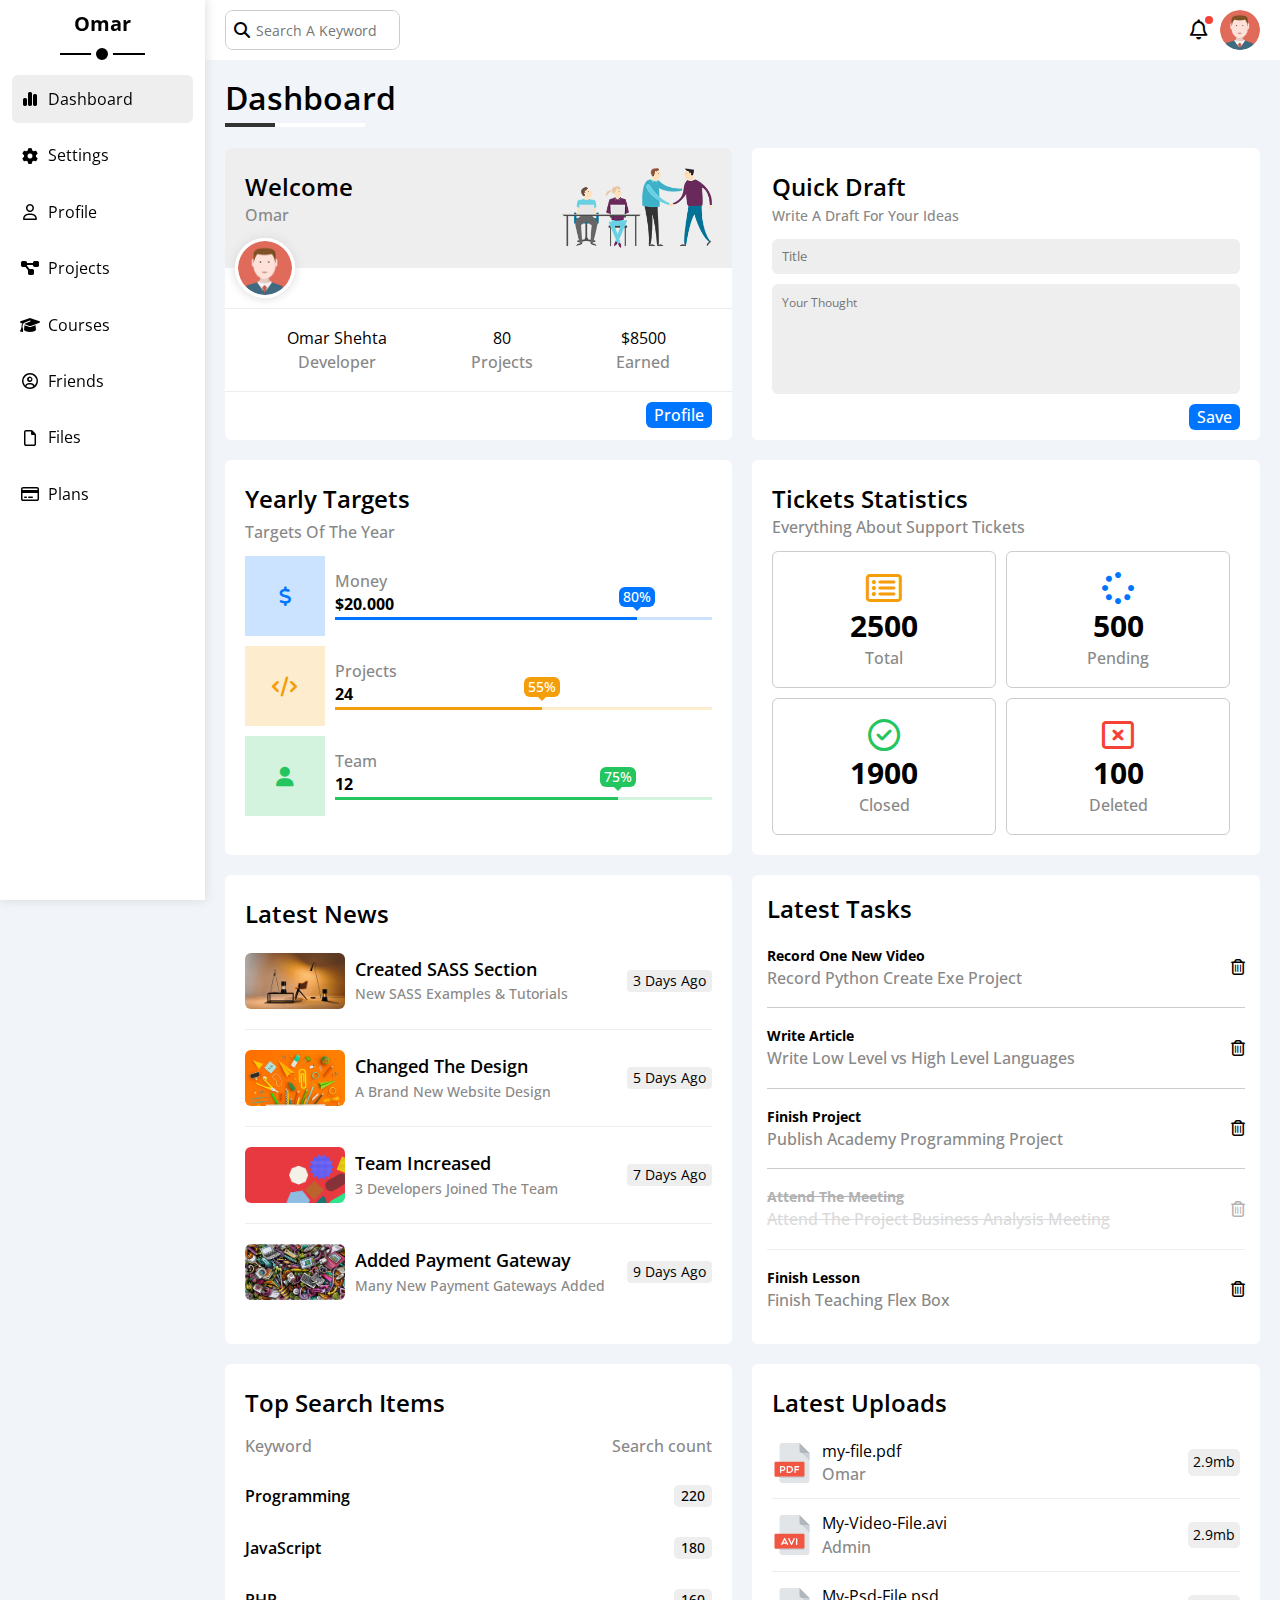
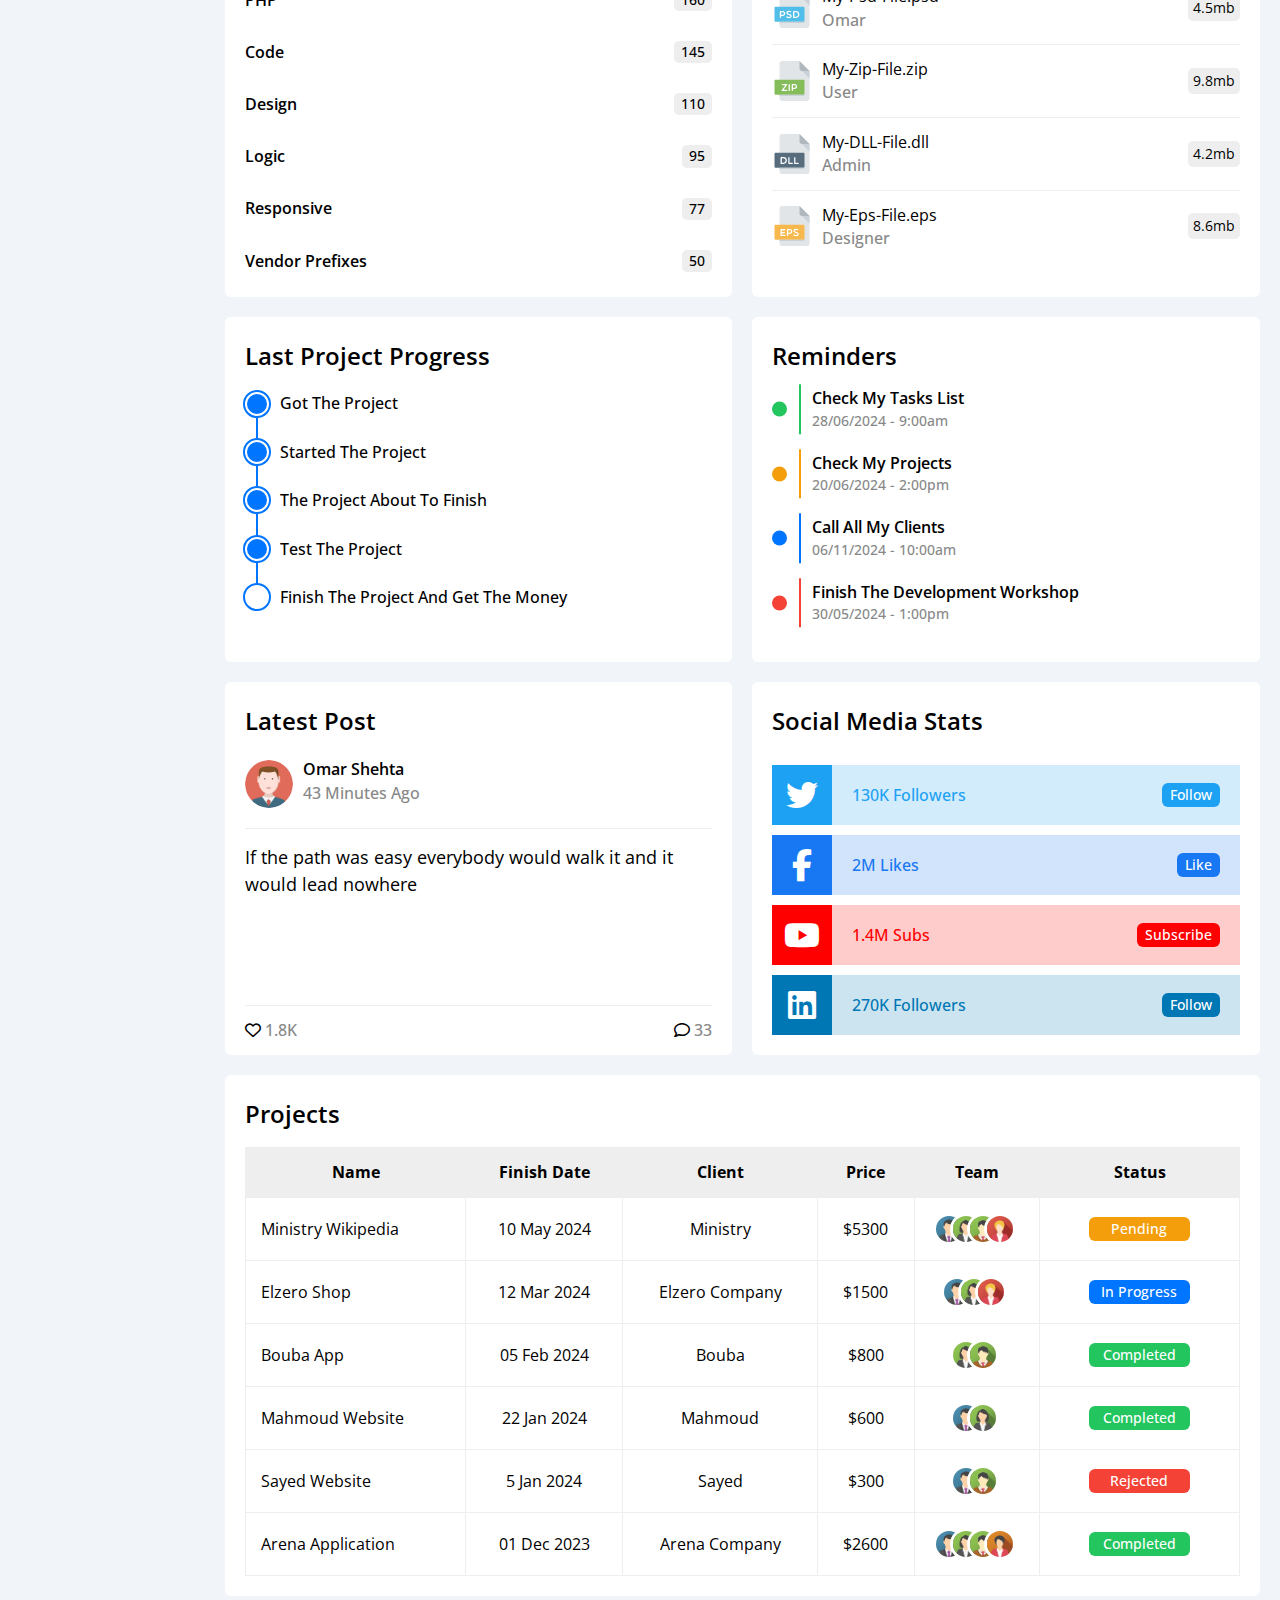
<file: index.html>
<!doctype html>
<html lang="en">
  <head>
    <meta charset="utf-8">
    <meta name="viewport" content="width=device-width, initial-scale=1.0">
    <title>Dashboard Website</title>
    <!-- Font Awesome Library -->
    <link rel="stylesheet" href="css/all.min.css">
    <!-- Main CSS Files -->
    <link rel="stylesheet" href="css/style.css">
    <link rel="stylesheet" href="css/style-mobile.css">
    <!-- Framework -->
    <link rel="stylesheet" href="css/my-new-framework.css">
    <!-- Render All Elements Normally -->
    <link rel="stylesheet" href="css/normalize.css">
    <!-- Google Fonts -->
    <link rel="preconnect" href="https://fonts.googleapis.com">
    <link rel="preconnect" href="https://fonts.gstatic.com" crossorigin>
    <link href="https://fonts.googleapis.com/css2?family=Open+Sans:ital,wght@0,300..800;1,300..800&display=swap" rel="stylesheet">
  </head>
  <body>
    <div class="page">

      <!-- Sidebar Start -->
      
      <div class="sidebar p-12 sm:p-5 md:p-8 bg-white ps-f top-0 left-0 ds-flex flex-column center-y-flex">
        <p class="fw-b sm:fa-14 sm:mt-5 sm:mb-10 ps-rel fa-20 mb-20">Omar</p>
        <ul class="links center-y-flex mt-20 sm:fa-16 sm:mt-10 md:fa-14 w-full d-flex gap-8 flex-column pl-0 ls-none">
          <li>
            <a href="index.html" class="active">
              <i class="fa-solid fa-chart-simple fa-fw"></i>
              <span>Dashboard</span>
            </a>
          </li>
          <li>
            <a href="pages/settings.html">
              <i class="fa-solid fa-gear fa-fw"></i>
              <span>Settings</span>
            </a>
          </li>
          <li>
            <a href="pages/profile.html">
              <i class="fa-regular fa-user fa-fw"></i>
              <span>Profile</span>
            </a>
          </li>
          <li>
            <a href="pages/projects.html">
              <i class="fa-solid fa-diagram-project fa-fw"></i>
              <span>Projects</span>
            </a>
          </li>
          <li>
            <a href="pages/courses.html">
              <i class="fa-solid fa-graduation-cap fa-fw"></i>
              <span>Courses</span>
            </a>
          </li>
          <li>
            <a href="pages/friends.html">
              <i class="fa-regular fa-circle-user fa-fw"></i>
              <span>Friends</span>
            </a>
          </li>
          <li>
            <a href="pages/files.html">
              <i class="fa-regular fa-file fa-fw"></i>
              <span>Files</span>
            </a>
          </li>
          <li>
            <a href="pages/plans.html">
              <i class="fa-regular fa-credit-card fa-fw"></i>
              <span>Plans</span>
            </a>
          </li>
        </ul>
      </div>

      <!-- Sidebar End -->
    
      <!-- Content Start -->

      <div class="content ml-auto">
        <!-- Header Start -->

        <header class="bg-white gap-10 w-full d-flex space-between center-y-flex">
          <div class="search ps-rel d-flex center-y-flex rad-8 sm:rad-6 p-5 pl-20">
            <input type="text" placeholder="Search A Keyword" class="outl-none w-full sm:fa-12 fa-14 ml-10">
          </div>
          <div class="avatar-profile ds-flex gap-12 center-y-flex">
            <div class="icon ps-rel">
              <i class="fa-regular fa-bell fa-lg"></i>
            </div>
            <img src="images/avatar.png" alt="avatar-img">
          </div>
        </header>

        <!-- Header End -->
      
        <!-- Dashboard Start -->

        <div class="dashboard m-20">
          <h1>Dashboard</h1>
          <div class="wrapper d-grid gap-20">

            <!-- Welcome Start -->
            
            <div class="welcome p-0">
              <div class="intro d-flex ps-rel">
                <div>
                  <h2>Welcome</h2>
                  <span>Omar</span>
                </div>
                <img src="images/welcome.png" alt="welcome-img">
                <img src="images/avatar.png" alt="avatar-img">
              </div>
              <div class="bg-white d-flex body p-20 sm:flex-column sm:gap-20 w-full md:fa-14">
                <div>
                  <p>Omar Shehta</p>
                  <span>Developer</span>
                </div>
                <div>
                  <p>80</p>
                  <span>Projects</span>
                </div>
                <div>
                  <p>$8500</p>
                  <span>Earned</span>
                </div>
              </div>
              <a href="pages/profile.html" class="button-shape mr-20 ml-auto bg-blue">Profile</a>
            </div>

            <!-- Welcome End -->

            <!-- Quick Draft Start -->

            <div class="quick-draft pb-0">
              <h2>Quick Draft</h2>
              <span class="fa-14 mb-10">Write A Draft For Your Ideas</span>
              <form class="d-flex flex-column gap-10 mt-5">
                <input type="text" name="title" placeholder="Title">
                <textarea name="thought"placeholder="Your Thought" class="fa-12"></textarea>
                <input type="submit" class="button-shape bg-blue ml-auto" value="Save">
              </form>
            </div>

            <!-- Quick Draft End -->

            <!-- Yearly Targets Start -->

            <div class="yearly-targets">
              <h2>Yearly Targets</h2>
              <span class="mt-5 mb-5">Targets Of The Year</span>
              <div class="targets mt-10 d-flex flex-column gap-10">
                <div class="target money">
                  <i class="fa-solid fa-dollar-sign fa-lg c-blue fa-fw"></i>
                  <div class="target-bar">
                    <span>Money</span>
                    <p>$20.000</p>
                    <div class="bar">
                      <span>80%</span>
                    </div>
                  </div>
                </div>
                <div class="targetss projectsss">
                  <i class="fa-solid fa-code fa-lg c-orange fa-fw"></i>
                  <div class="target-bar d-flex flex-column">
                    <span>Projects</span>
                    <p>24</p>
                    <div class="bar">
                      <span>55%</span>
                    </div>
                  </div>
                </div>
                <div class="target team">
                  <i class="fa-solid fa-user fa-lg c-green fa-fw"></i>
                  <div class="target-bar">
                    <span>Team</span>
                    <p>12</p>
                    <div class="bar">
                      <span>75%</span>
                    </div>
                  </div>
                </div>
              </div>
            </div>

            <!-- Yearly Targets End -->

            <!-- Tickets Statistics Start -->

            <div class="tickets-statistics sm:p-12">
              <h2>Tickets Statistics</h2>
              <span class="sm:fa-12">Everything About Support Tickets</span>
              <div class="stats mt-15">
                <div class="stat">
                  <i class="fa-regular fa-rectangle-list fa-2x c-orange fa-fw"></i>
                  <p>2500</p>
                  <span>Total</span>
                </div>
                <div class="stat">
                  <i class="fa-solid fa-spinner fa-2x c-blue fa-fw"></i>
                  <p>500</p>
                  <span>Pending</span>
                </div>
                <div class="stat">
                  <i class="fa-regular fa-circle-check fa-2x c-green fa-fw"></i>
                  <p>1900</p>
                  <span>Closed</span>
                </div>
                <div class="stat">
                  <i class="fa-regular fa-rectangle-xmark fa-2x c-red fa-fw"></i>
                  <p>100</p>
                  <span>Deleted</span>
                </div>
              </div>
            </div>

            <!-- Tickets Statistics End -->

            <!-- Latest News Start -->

            <div class="latest-news">
              <h2>Latest News</h2>
              <div class="news">
                <div class="new">
                  <img src="images/news-01.png" alt="news-img">
                  <div class="text">
                    <p>Created SASS Section</p>
                    <span>New SASS Examples & Tutorials</span>
                  </div>
                  <p class="time">3 Days Ago</p>
                </div>
                <div class="new">
                  <img src="images/news-02.png" alt="news-img">
                  <div class="text">
                    <p>Changed The Design</p>
                    <span>A Brand New Website Design</span>
                  </div>
                  <p class="time">5 Days Ago</p>
                </div>
                <div class="new">
                  <img src="images/news-03.png" alt="news-img">
                  <div class="text">
                    <p>Team Increased</p>
                    <span>3 Developers Joined The Team</span>
                  </div>
                  <p class="time">7 Days Ago</p>
                </div>
                <div class="new">
                  <img src="images/news-04.png" alt="news-img">
                  <div class="text">
                    <p>Added Payment Gateway</p>
                    <span>Many New Payment Gateways Added</span>
                  </div>
                  <p class="time">9 Days Ago</p>
                </div>
              </div>
            </div>

            <!-- Latest News End -->

            <!-- Latest Tasks Start -->

            <div class="latest-tasks p-15 sm:p-12">
              <h2>Latest Tasks</h2>
              <div class="tasks">
                <div class="task">
                  <div class="text">
                    <p>Record One New Video</p>
                    <span>Record Python Create Exe Project</span>
                  </div>
                  <i class="fa-regular fa-trash-can delete"></i>
                </div>
                <div class="task">
                  <div class="text">
                    <p>Write Article</p>
                    <span>Write Low Level vs High Level Languages</span>
                  </div>
                  <i class="fa-regular fa-trash-can delete"></i>
                </div>
                <div class="task">
                  <div class="text">
                    <p>Finish Project</p>
                    <span>Publish Academy Programming Project</span>
                  </div>
                  <i class="fa-regular fa-trash-can delete"></i>
                </div>
                <div class="task del">
                  <div class="text">
                    <p>Attend The Meeting</p>
                    <span>Attend The Project Business Analysis Meeting</span>
                  </div>
                  <i class="fa-regular fa-trash-can delete"></i>
                </div>
                <div class="task">
                  <div class="text">
                    <p>Finish Lesson</p>
                    <span>Finish Teaching Flex Box</span>
                  </div>
                  <i class="fa-regular fa-trash-can delete"></i>
                </div>
              </div>
            </div>

            <!-- Latest Tasks End -->

            <!-- Top Search Items Start -->

            <div class="top-search-items sm:p-12">
              <h2>Top Search Items</h2>
              <div class="keywords d-flex flex-column gap-20 sm:gap-10 mt-15">
                <div class="keyword">
                  <span>Keyword</span>
                  <span>Search count</span>
                </div>
                <div class="keyword">
                  <p>Programming</p>
                  <span>220</span>
                </div>
                <div class="keyword">
                  <p>JavaScript</p>
                  <span>180</span>
                </div>
                <div class="keyword">
                  <p>PHP</p>
                  <span>160</span>
                </div>
                <div class="keyword">
                  <p>Code</p>
                  <span>145</span>
                </div>
                <div class="keyword">
                  <p>Design</p>
                  <span>110</span>
                </div>
                <div class="keyword">
                  <p>Logic</p>
                  <span>95</span>
                </div>
                <div class="keyword">
                  <p>Responsive</p>
                  <span>77</span>
                </div>
                <div class="keyword">
                  <p>Vendor Prefixes</p>
                  <span>50</span>
                </div>
              </div>
            </div>

            <!-- Top Search Items End -->

            <!-- Latest Uploads Start -->

            <div class="latest-uploads sm:p-12">
              <h2>Latest Uploads</h2>
              <div class="uploads mt-10">
                <div class="upload">
                  <img src="images/pdf.svg" alt="file-type-img">
                  <div class="text">
                    <p>my-file.pdf</p>
                    <span>Omar</span>
                  </div>
                  <p class="size">2.9mb</p>
                </div>
                <div class="upload">
                  <img src="images/avi.svg" alt="file-type-img">
                  <div class="text">
                    <p>My-Video-File.avi</p>
                    <span>Admin</span>
                  </div>
                  <p class="size">2.9mb</p>
                </div>
                <div class="upload">
                  <img src="images/psd.svg" alt="file-type-img">
                  <div class="text">
                    <p>My-Psd-File.psd</p>
                    <span>Omar</span>
                  </div>
                  <p class="size">4.5mb</p>
                </div>
                <div class="upload">
                  <img src="images/zip.svg" alt="file-type-img">
                  <div class="text">
                    <p>My-Zip-File.zip</p>
                    <span>User</span>
                  </div>
                  <p class="size">9.8mb</p>
                </div>
                <div class="upload">
                  <img src="images/dll.svg" alt="file-type-img">
                  <div class="text">
                    <p>My-DLL-File.dll</p>
                    <span>Admin</span>
                  </div>
                  <p class="size">4.2mb</p>
                </div>
                <div class="upload">
                  <img src="images/eps.svg" alt="file-type-img">
                  <div class="text">
                    <p>My-Eps-File.eps</p>
                    <span>Designer</span>
                  </div>
                  <p class="size">8.6mb</p>
                </div>
              </div>
            </div>

            <!-- Latest Uploads End -->

            <!-- Last Project Progress Start -->

            <div class="last-project-progress sm:p-12">
              <h2>Last Project Progress</h2>
              <div class="progresses mt-10">
                <p class="progress">Got The Project</p>
                <p class="progress">Started The Project</p>
                <p class="progress">The Project About To Finish</p>
                <p class="progress">Test The Project</p>
                <p class="progress">Finish The Project And Get The Money</p>
              </div>
            </div>

            <!-- Last Project Progress End -->

            <!-- Reminders Start -->

            <div class="reminders sm:p-12">
              <h2 class="sm:fa-22">Reminders</h2>
              <div class="reminder">
                <p>Check My Tasks List</p>
                <span>28/06/2024 - 9:00am</span>
              </div>
              <div class="reminder">
                <p>Check My Projects</p>
                <span>20/06/2024 - 2:00pm</span>
              </div>
              <div class="reminder">
                <p>Call All My Clients</p>
                <span>06/11/2024 - 10:00am</span>
              </div>
              <div class="reminder">
                <p>Finish The Development Workshop</p>
                <span>30/05/2024 - 1:00pm</span>
              </div>
            </div>

            <!-- Reminders End -->

            <!-- Latest Post Start -->

            <div class="latest-post ps-rel pb-5 sm:p-12 sm:pb-3">
              <h2>Latest Post</h2>
              <div class="person d-flex gap-10 pt-20 pb-20">
                <img src="images/avatar.png" alt="avatar-img">
                <div class="text">
                  <p class="name fw-6">Omar Shehta</p>
                  <span class="time mt-6">43 Minutes Ago</span>
                </div>
              </div>
              <p class="post fa-18 sm:fa-12 sm:fw-5 fw-4 pt-15 pb-15">If the path was easy everybody would walk it and it would lead nowhere</p>
              <div class="likes-comments ps-abs d-flex space-between center-y-flex pb-10">
                <div class="likes ps-rel center-y-abs">
                  <i class="fa-regular fa-heart"></i>
                  <i class="fa-solid c-red fa-heart"></i>
                  <span>1.8K</span>
                  <input type="checkbox">
                </div>
                <div class="comments pt-10 ps-abs">
                  <i class="fa-regular fa-comment"></i>
                  <span>33</span>
                </div>
              </div>
            </div>

            <!-- Latest Post End -->

            <!-- Social Media Stats Start -->

            <div class="social-media-stats sm:p-12">
              <h2>Social Media Stats</h2>
              <div class="stats pt-10 d-flex flex-column gap-10 mt-20">
                <div class="stat twitter">
                  <i class="fa-brands fa-twitter fa-2x c-white h-full"></i>
                  <p>130K Followers</p>
                  <a href="https://twitter.com/Osama_Elzero" class="button-shape">Follow</a>
                </div>
                <div class="stat facebook">
                  <i class="fa-brands fa-facebook-f fa-2x c-white h-full"></i>
                  <p>2M Likes</p>
                  <a href="#" class="button-shape">Like</a>
                </div>
                <div class="stat youtube">
                  <i class="fa-brands fa-youtube fa-2x c-white h-full"></i>
                  <p>1.4M Subs</p>
                  <a href="https://www.youtube.com/@ElzeroWebSchool" class="button-shape">Subscribe</a>
                </div>
                <div class="stat linkedin">
                  <i class="fa-brands fa-linkedin fa-2x c-white h-full"></i>
                  <p>270K Followers</p>
                  <a href="https://eg.linkedin.com/in/osamaelzero" class="button-shape">Follow</a>
                </div>
              </div>
            </div>

            <!-- Social Media Stats End -->

            <!-- Projects Start -->

            <div class="projects sm:p-12">
              <h2>Projects</h2>
              <div class="table mt-20">
                <table>
                  <thead>
                    <tr>
                      <th>Name</th>
                      <th>Finish Date</th>
                      <th>Client</th>
                      <th>Price</th>
                      <th>Team</th>
                      <th>Status</th>
                    </tr>
                  </thead>
                  <tbody>
                    <tr>
                      <td>Ministry Wikipedia</td>
                      <td>10 May 2024</td>
                      <td>Ministry</td>
                      <td>$5300</td>
                      <td>
                        <div class="images">
                          <img src="images/team-01.png" alt="team-img">
                          <img src="images/team-02.png" alt="team-img">
                          <img src="images/team-03.png" alt="team-img">
                          <img src="images/team-05.png" alt="team-img">
                        </div>
                      </td>
                      <td>
                        <span class="pending">Pending</span>
                      </td>
                    </tr>
                    <tr>
                      <td>Elzero Shop</td>
                      <td>12 Mar 2024</td>
                      <td>Elzero Company</td>
                      <td>$1500</td>
                      <td>
                        <div class="images">
                          <img src="images/team-01.png" alt="team-img">
                          <img src="images/team-02.png" alt="team-img">
                          <img src="images/team-05.png" alt="team-img">
                        </div>
                      </td>
                      <td>
                        <span class="in-progress">In Progress</span>
                      </td>
                    </tr>
                    <tr>
                      <td>Bouba App</td>
                      <td>05 Feb 2024</td>
                      <td>Bouba</td>
                      <td>$800</td>
                      <td>
                        <div class="images">
                          <img src="images/team-02.png" alt="team-img">
                          <img src="images/team-03.png" alt="team-img">
                        </div>
                      </td>
                      <td>
                        <span class="completed">Completed</span>
                      </td>
                    </tr>
                    <tr>
                      <td>Mahmoud Website</td>
                      <td>22 Jan 2024</td>
                      <td>Mahmoud</td>
                      <td>$600</td>
                      <td>
                        <div class="images">
                          <img src="images/team-01.png" alt="team-img">
                          <img src="images/team-02.png" alt="team-img">
                        </div>
                      </td>
                      <td>
                        <span class="completed">Completed</span>
                      </td>
                    </tr>
                    <tr>
                      <td>Sayed Website</td>
                      <td>5 Jan 2024</td>
                      <td>Sayed</td>
                      <td>$300</td>
                      <td>
                        <div class="images">
                          <img src="images/team-01.png" alt="team-img">
                          <img src="images/team-03.png" alt="team-img">
                        </div>
                      </td>
                      <td>
                        <span class="rejected">Rejected</span>
                      </td>
                    </tr>
                    <tr>
                      <td>Arena Application</td>
                      <td>01 Dec 2023</td>
                      <td>Arena Company</td>
                      <td>$2600</td>
                      <td>
                        <div class="images">
                          <img src="images/team-01.png" alt="team-img">
                          <img src="images/team-02.png" alt="team-img">
                          <img src="images/team-03.png" alt="team-img">
                          <img src="images/team-04.png" alt="team-img">
                        </div>
                      </td>
                      <td>
                        <span class="completed">Completed</span>
                      </td>
                    </tr>
                  </tbody>
                </table>
              </div>
            </div>

            <!-- Projects End -->

          </div>
        </div>

        <!-- Dashboard End -->

      </div>

      <!-- Content End -->

    </div>
  </body>
</html>
</file>
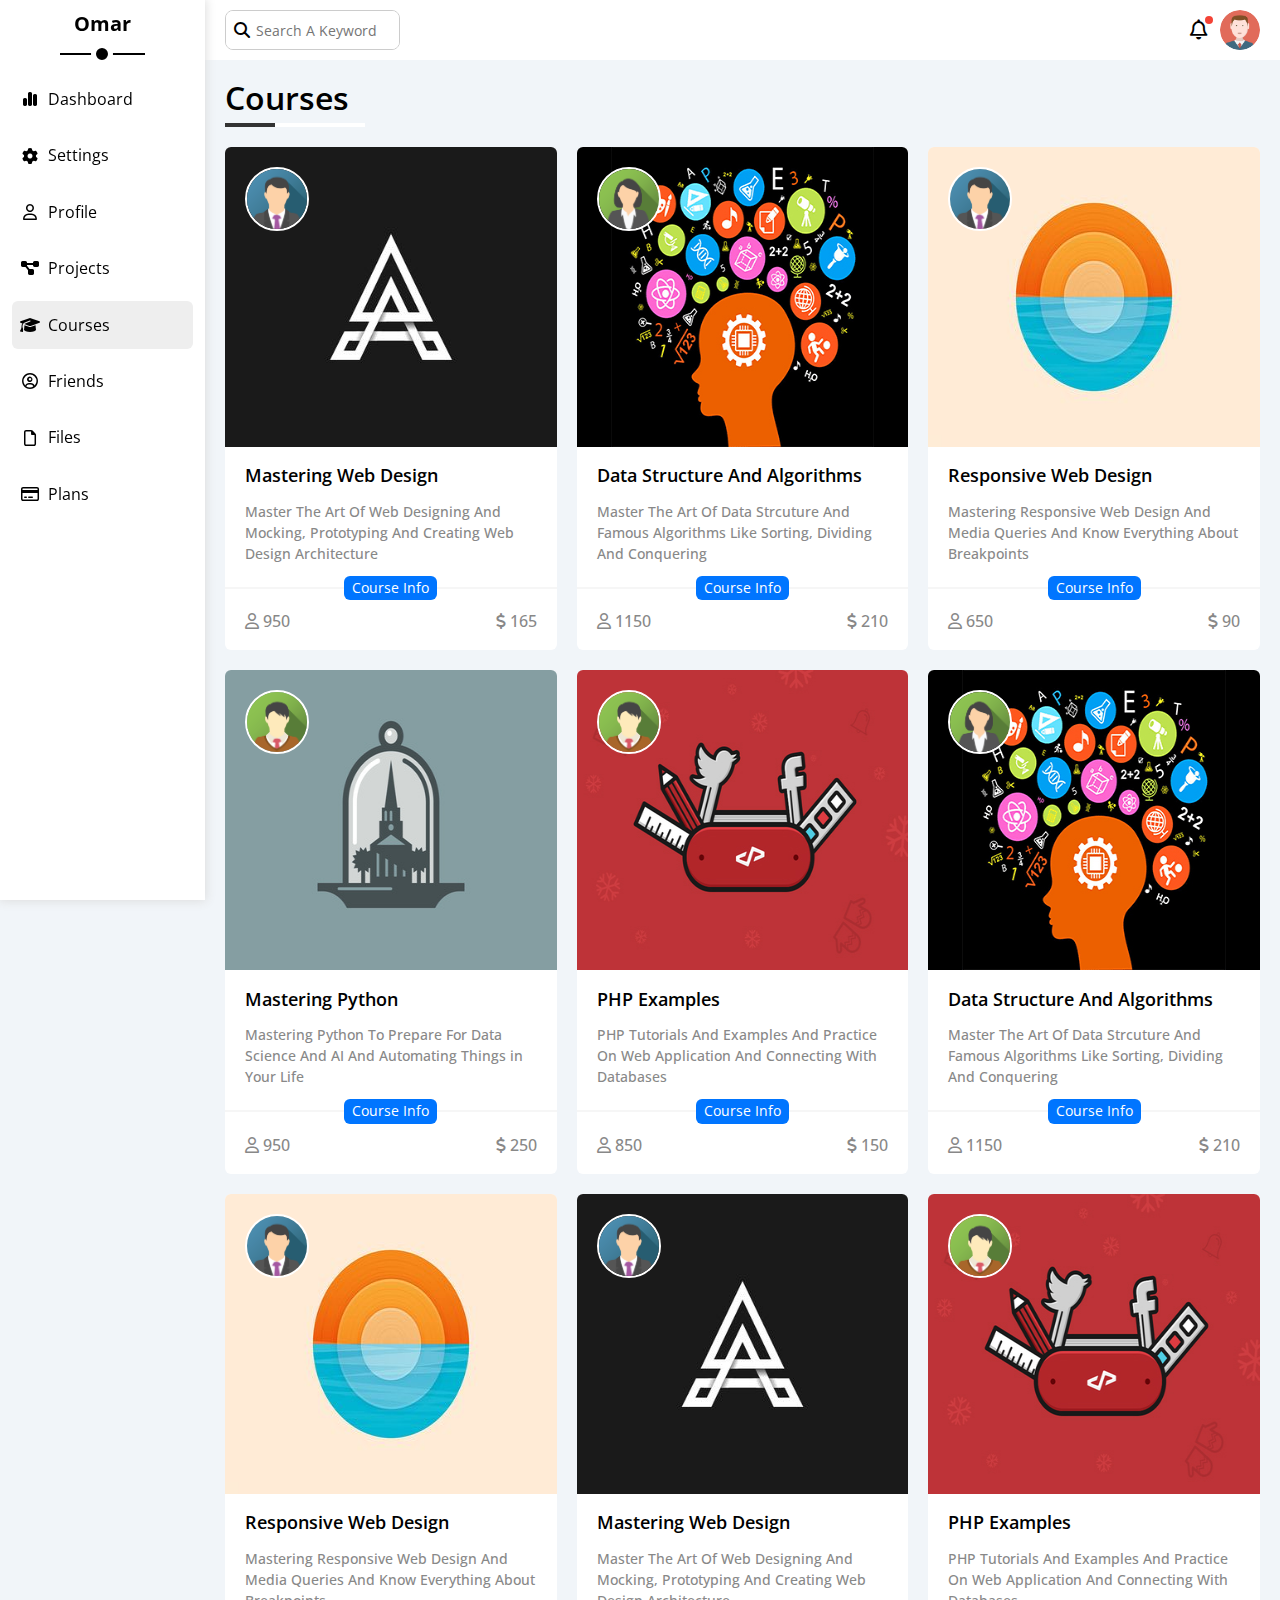
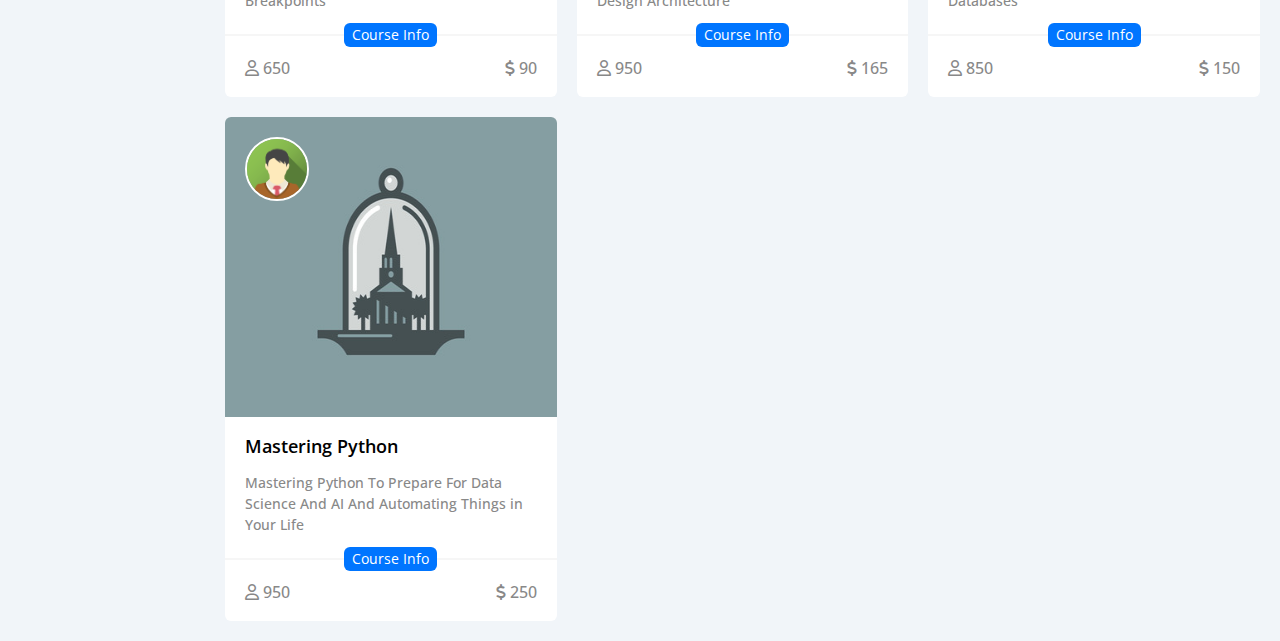
<file: pages/courses.html>
<!doctype html>
<html lang="en">
  <head>
    <meta charset="utf-8">
    <meta name="viewport" content="width=device-width, initial-scale=1.0">
    <title>Courses</title>
    <!-- Font Awesome Library -->
    <link rel="stylesheet" href="../css/all.min.css">
    <!-- Main CSS Files -->
    <link rel="stylesheet" href="../css/style.css">
    <link rel="stylesheet" href="../css/style-mobile.css">
    <!-- Framework -->
    <link rel="stylesheet" href="../css/my-new-framework.css">
    <!-- Render All Elements Normally -->
    <link rel="stylesheet" href="../css/normalize.css">
    <!-- Google Fonts -->
    <link rel="preconnect" href="https://fonts.googleapis.com">
    <link rel="preconnect" href="https://fonts.gstatic.com" crossorigin>
    <link href="https://fonts.googleapis.com/css2?family=Open+Sans:ital,wght@0,300..800;1,300..800&display=swap" rel="stylesheet">
  </head>
  <body>
    <div class="page">

      <!-- Sidebar Start -->
      
      <div class="sidebar p-12 sm:p-5 md:p-8 bg-white ps-f top-0 left-0 ds-flex flex-column center-y-flex">
        <p class="fw-b sm:fa-14 sm:mt-5 sm:mb-10 ps-rel fa-20 mb-20">Omar</p>
        <ul class="links center-y-flex mt-20 sm:fa-16 sm:mt-10 md:fa-14 w-full d-flex gap-8 flex-column pl-0 ls-none">
          <li>
            <a href="../index.html">
              <i class="fa-solid fa-chart-simple fa-fw"></i>
              <span>Dashboard</span>
            </a>
          </li>
          <li>
            <a href="settings.html">
              <i class="fa-solid fa-gear fa-fw"></i>
              <span>Settings</span>
            </a>
          </li>
          <li>
            <a href="profile.html">
              <i class="fa-regular fa-user fa-fw"></i>
              <span>Profile</span>
            </a>
          </li>
          <li>
            <a href="projects.html">
              <i class="fa-solid fa-diagram-project fa-fw"></i>
              <span>Projects</span>
            </a>
          </li>
          <li>
            <a href="courses.html" class="active">
              <i class="fa-solid fa-graduation-cap fa-fw"></i>
              <span>Courses</span>
            </a>
          </li>
          <li>
            <a href="friends.html">
              <i class="fa-regular fa-circle-user fa-fw"></i>
              <span>Friends</span>
            </a>
          </li>
          <li>
            <a href="files.html">
              <i class="fa-regular fa-file fa-fw"></i>
              <span>Files</span>
            </a>
          </li>
          <li>
            <a href="plans.html">
              <i class="fa-regular fa-credit-card fa-fw"></i>
              <span>Plans</span>
            </a>
          </li>
        </ul>
      </div>

      <!-- Sidebar End -->
    
      <!-- Content Start -->

      <div class="content ml-auto">

        <!-- Header Start -->

        <header class="bg-white gap-10 w-full d-flex space-between center-y-flex">
          <div class="search ps-rel d-flex center-y-flex rad-8 sm:rad-6 p-5 pl-20">
            <input type="text" placeholder="Search A Keyword" class="outl-none w-full sm:fa-12 fa-14 ml-10">
          </div>
          <div class="avatar-profile ds-flex gap-12 center-y-flex">
            <div class="icon ps-rel">
              <i class="fa-regular fa-bell fa-lg"></i>
            </div>
            <img src="../images/avatar.png" alt="avatar-img">
          </div>
        </header>

        <!-- Header End -->

        <!-- Courses Page Start -->

        <h1 class="m-20">Courses</h1>
        <div class="wrapper courses d-grid gap-20 ml-20 mr-20">
          <div class="course">
            <img src="../images/team-01.png" alt="team-img" class="person">
            <img src="../images/course-01.jpg" alt="course-img" class="main-img">
            <div class="info">
              <h2>Mastering Web Design</h2>
              <span>Master The Art Of Web Designing And Mocking, Prototyping And Creating Web Design Architecture</span>
              <a href="#" class="info">Course Info</a>
              <div class="price-people">
                <div class="people">
                  <i class="fa-regular fa-user"></i>
                  <span>950</span>
                </div>
                <div class="price">
                  <i class="fa-solid fa-dollar-sign"></i>
                  <span>165</span>
                </div>
              </div>
            </div>
          </div>
          <div class="course">
            <img src="../images/team-02.png" alt="team-img" class="person">
            <img src="../images/course-02.jpg" alt="course-img" class="main-img">
            <div class="info">
              <h2>Data Structure And Algorithms</h2>
              <span>Master The Art Of Data Strcuture And Famous Algorithms Like Sorting, Dividing And Conquering</span>
              <a href="#" class="info">Course Info</a>
              <div class="price-people">
                <div class="people">
                  <i class="fa-regular fa-user"></i>
                  <span>1150</span>
                </div>
                <div class="price">
                  <i class="fa-solid fa-dollar-sign"></i>
                  <span>210</span>
                </div>
              </div>
            </div>
          </div>
          <div class="course">
            <img src="../images/team-01.png" alt="team-img" class="person">
            <img src="../images/course-03.jpg" alt="course-img" class="main-img">
            <div class="info">
              <h2>Responsive Web Design</h2>
              <span>Mastering Responsive Web Design And Media Queries And Know Everything About Breakpoints</span>
              <a href="#" class="info">Course Info</a>
              <div class="price-people">
                <div class="people">
                  <i class="fa-regular fa-user"></i>
                  <span>650</span>
                </div>
                <div class="price">
                  <i class="fa-solid fa-dollar-sign"></i>
                  <span>90</span>
                </div>
              </div>
            </div>
          </div>
          <div class="course">
            <img src="../images/team-03.png" alt="team-img" class="person">
            <img src="../images/course-04.jpg" alt="course-img" class="main-img">
            <div class="info">
              <h2>Mastering Python</h2>
              <span>Mastering Python To Prepare For Data Science And AI And Automating Things in Your Life</span>
              <a href="#" class="info">Course Info</a>
              <div class="price-people">
                <div class="people">
                  <i class="fa-regular fa-user"></i>
                  <span>950</span>
                </div>
                <div class="price">
                  <i class="fa-solid fa-dollar-sign"></i>
                  <span>250</span>
                </div>
              </div>
            </div>
          </div>
          <div class="course">
            <img src="../images/team-03.png" alt="team-img" class="person">
            <img src="../images/course-05.jpg" alt="course-img" class="main-img">
            <div class="info">
              <h2>PHP Examples</h2>
              <span>PHP Tutorials And Examples And Practice On Web Application And Connecting With Databases</span>
              <a href="#" class="info">Course Info</a>
              <div class="price-people">
                <div class="people">
                  <i class="fa-regular fa-user"></i>
                  <span>850</span>
                </div>
                <div class="price">
                  <i class="fa-solid fa-dollar-sign"></i>
                  <span>150</span>
                </div>
              </div>
            </div>
          </div>
          <div class="course">
            <img src="../images/team-02.png" alt="team-img" class="person">
            <img src="../images/course-02.jpg" alt="course-img" class="main-img">
            <div class="info">
              <h2>Data Structure And Algorithms</h2>
              <span>Master The Art Of Data Strcuture And Famous Algorithms Like Sorting, Dividing And Conquering</span>
              <a href="#" class="info">Course Info</a>
              <div class="price-people">
                <div class="people">
                  <i class="fa-regular fa-user"></i>
                  <span>1150</span>
                </div>
                <div class="price">
                  <i class="fa-solid fa-dollar-sign"></i>
                  <span>210</span>
                </div>
              </div>
            </div>
          </div>
          <div class="course">
            <img src="../images/team-01.png" alt="team-img" class="person">
            <img src="../images/course-03.jpg" alt="course-img" class="main-img">
            <div class="info">
              <h2>Responsive Web Design</h2>
              <span>Mastering Responsive Web Design And Media Queries And Know Everything About Breakpoints</span>
              <a href="#" class="info">Course Info</a>
              <div class="price-people">
                <div class="people">
                  <i class="fa-regular fa-user"></i>
                  <span>650</span>
                </div>
                <div class="price">
                  <i class="fa-solid fa-dollar-sign"></i>
                  <span>90</span>
                </div>
              </div>
            </div>
          </div>
          <div class="course">
            <img src="../images/team-01.png" alt="team-img" class="person">
            <img src="../images/course-01.jpg" alt="course-img" class="main-img">
            <div class="info">
              <h2>Mastering Web Design</h2>
              <span>Master The Art Of Web Designing And Mocking, Prototyping And Creating Web Design Architecture</span>
              <a href="#" class="info">Course Info</a>
              <div class="price-people">
                <div class="people">
                  <i class="fa-regular fa-user"></i>
                  <span>950</span>
                </div>
                <div class="price">
                  <i class="fa-solid fa-dollar-sign"></i>
                  <span>165</span>
                </div>
              </div>
            </div>
          </div>
          <div class="course">
            <img src="../images/team-03.png" alt="team-img" class="person">
            <img src="../images/course-05.jpg" alt="course-img" class="main-img">
            <div class="info">
              <h2>PHP Examples</h2>
              <span>PHP Tutorials And Examples And Practice On Web Application And Connecting With Databases</span>
              <a href="#" class="info">Course Info</a>
              <div class="price-people">
                <div class="people">
                  <i class="fa-regular fa-user"></i>
                  <span>850</span>
                </div>
                <div class="price">
                  <i class="fa-solid fa-dollar-sign"></i>
                  <span>150</span>
                </div>
              </div>
            </div>
          </div>
          <div class="course">
            <img src="../images/team-03.png" alt="team-img" class="person">
            <img src="../images/course-04.jpg" alt="course-img" class="main-img">
            <div class="info">
              <h2>Mastering Python</h2>
              <span>Mastering Python To Prepare For Data Science And AI And Automating Things in Your Life</span>
              <a href="#" class="info">Course Info</a>
              <div class="price-people">
                <div class="people">
                  <i class="fa-regular fa-user"></i>
                  <span>950</span>
                </div>
                <div class="price">
                  <i class="fa-solid fa-dollar-sign"></i>
                  <span>250</span>
                </div>
              </div>
            </div>
          </div>
        </div>

        <!-- Courses Page End -->

      </div>

      <!-- Content End -->

    </div>
  </body>
</html>
</file>
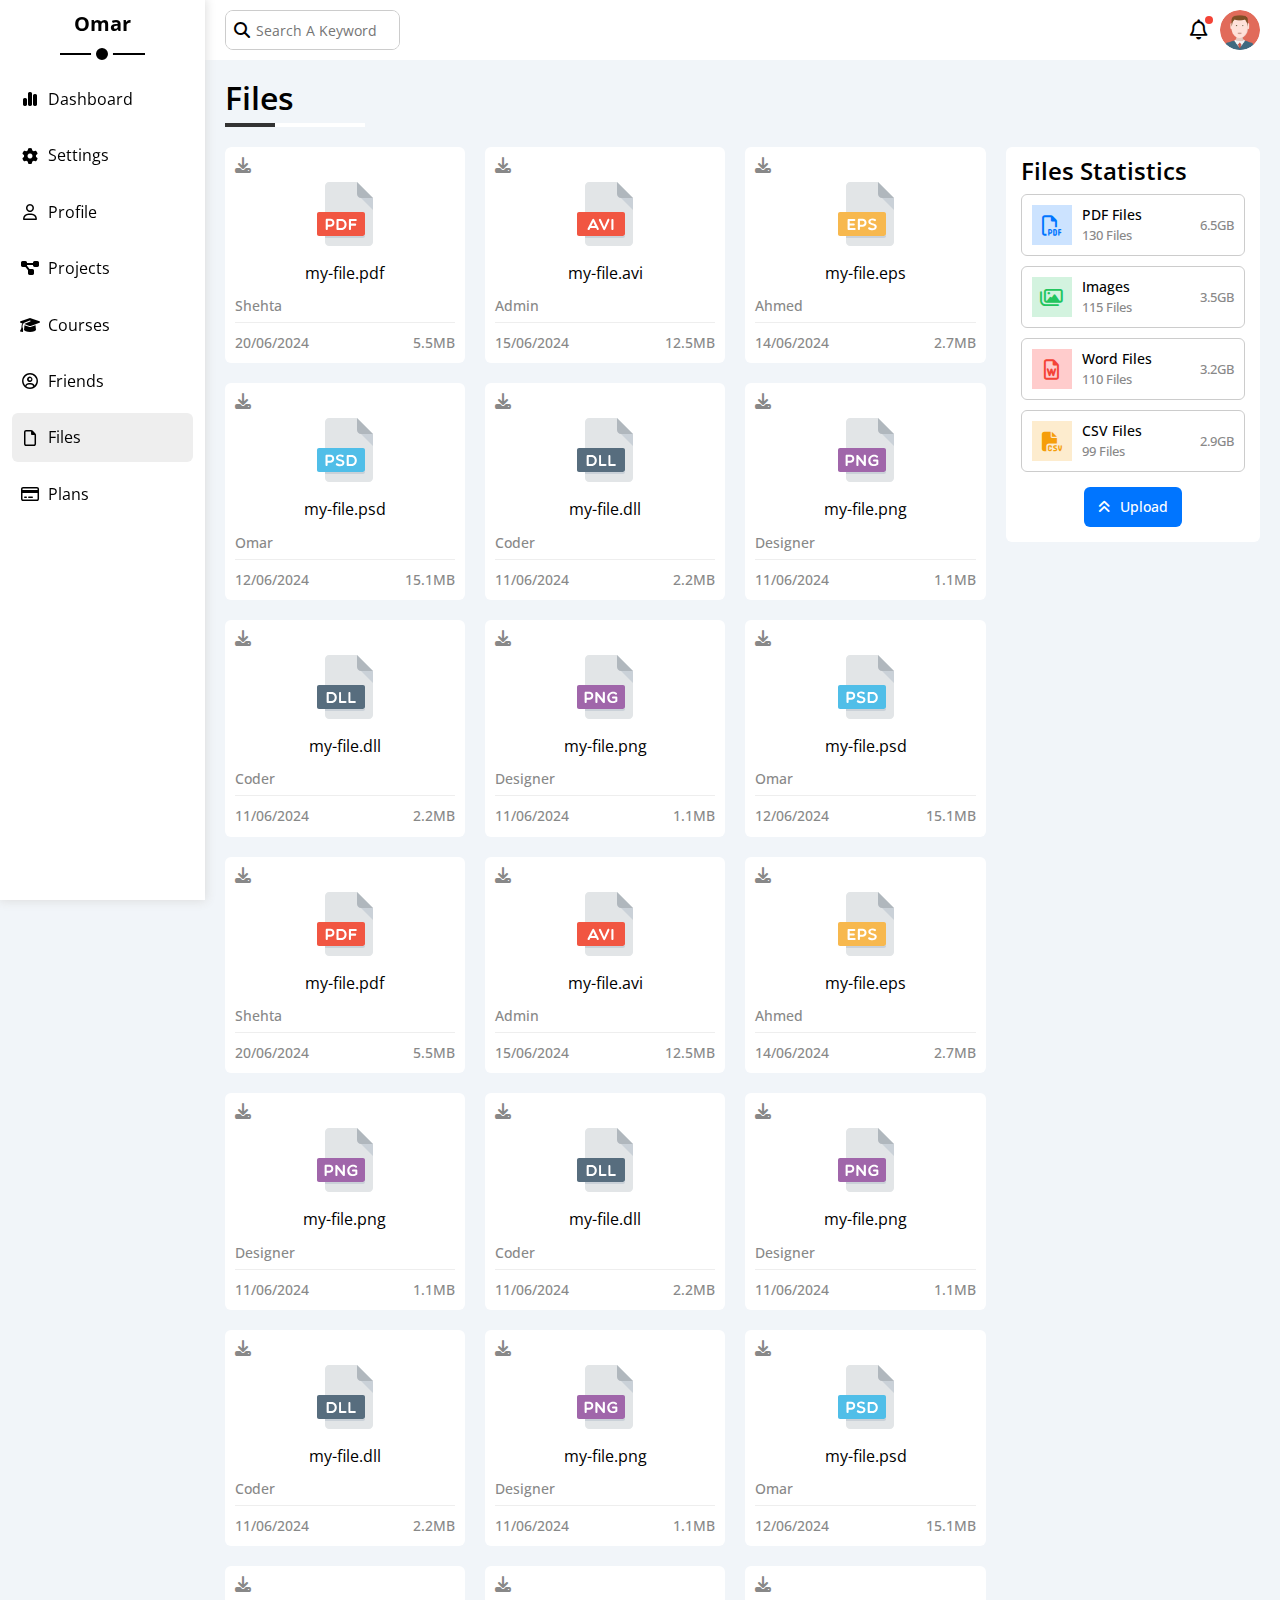
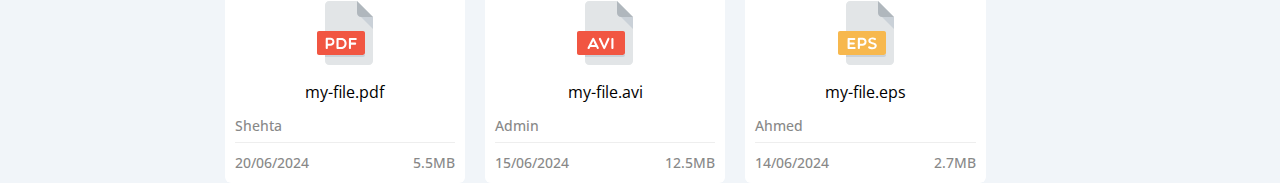
<file: pages/files.html>
<!doctype html>
<html lang="en">
  <head>
    <meta charset="utf-8">
    <meta name="viewport" content="width=device-width, initial-scale=1.0">
    <title>Files</title>
    <!-- Font Awesome Library -->
    <link rel="stylesheet" href="../css/all.min.css">
    <!-- Main CSS Files -->
    <link rel="stylesheet" href="../css/style.css">
    <link rel="stylesheet" href="../css/style-mobile.css">
    <!-- Framework -->
    <link rel="stylesheet" href="../css/my-new-framework.css">
    <!-- Render All Elements Normally -->
    <link rel="stylesheet" href="../css/normalize.css">
    <!-- Google Fonts -->
    <link rel="preconnect" href="https://fonts.googleapis.com">
    <link rel="preconnect" href="https://fonts.gstatic.com" crossorigin>
    <link href="https://fonts.googleapis.com/css2?family=Open+Sans:ital,wght@0,300..800;1,300..800&display=swap" rel="stylesheet">
  </head>
  <body>
    <div class="page">

      <!-- Sidebar Start -->
      
      <div class="sidebar p-12 sm:p-5 md:p-8 bg-white ps-f top-0 left-0 ds-flex flex-column center-y-flex">
        <p class="fw-b sm:fa-14 sm:mt-5 sm:mb-10 ps-rel fa-20 mb-20">Omar</p>
        <ul class="links center-y-flex mt-20 sm:fa-16 sm:mt-10 md:fa-14 w-full d-flex gap-8 flex-column pl-0 ls-none">
          <li>
            <a href="../index.html">
              <i class="fa-solid fa-chart-simple fa-fw"></i>
              <span>Dashboard</span>
            </a>
          </li>
          <li>
            <a href="settings.html">
              <i class="fa-solid fa-gear fa-fw"></i>
              <span>Settings</span>
            </a>
          </li>
          <li>
            <a href="profile.html">
              <i class="fa-regular fa-user fa-fw"></i>
              <span>Profile</span>
            </a>
          </li>
          <li>
            <a href="projects.html">
              <i class="fa-solid fa-diagram-project fa-fw"></i>
              <span>Projects</span>
            </a>
          </li>
          <li>
            <a href="courses.html">
              <i class="fa-solid fa-graduation-cap fa-fw"></i>
              <span>Courses</span>
            </a>
          </li>
          <li>
            <a href="friends.html">
              <i class="fa-regular fa-circle-user fa-fw"></i>
              <span>Friends</span>
            </a>
          </li>
          <li>
            <a href="files.html" class="active">
              <i class="fa-regular fa-file fa-fw"></i>
              <span>Files</span>
            </a>
          </li>
          <li>
            <a href="plans.html">
              <i class="fa-regular fa-credit-card fa-fw"></i>
              <span>Plans</span>
            </a>
          </li>
        </ul>
      </div>

      <!-- Sidebar End -->
    
      <!-- Content Start -->

      <div class="content ml-auto">

        <!-- Header Start -->

        <header class="bg-white gap-10 w-full d-flex space-between center-y-flex">
          <div class="search ps-rel d-flex center-y-flex rad-8 sm:rad-6 p-5 pl-20">
            <input type="text" placeholder="Search A Keyword" class="outl-none w-full sm:fa-12 fa-14 ml-10">
          </div>
          <div class="avatar-profile ds-flex gap-12 center-y-flex">
            <div class="icon ps-rel">
              <i class="fa-regular fa-bell fa-lg"></i>
            </div>
            <img src="../images/avatar.png" alt="avatar-img">
          </div>
        </header>

        <!-- Header End -->

        <!-- Files Page Start -->
        
        <h1 class="m-20">Files</h1>
        <div class="wrapper gap-20 ml-20 mr-20">
          <div class="files">
            <div class="file">
              <i class="fa-solid fa-download c-grey p-absolute"></i>
              <div class="icon-text">
                <img src="../images/pdf.svg" alt="file-img">
                <p>my-file.pdf</p>
              </div>
              <span class="uploader">Shehta</span>
              <div class="info">
                <span class="date">20/06/2024</span>
                <span class="size">5.5MB</span>
              </div>
            </div>
            <div class="file">
              <i class="fa-solid fa-download c-grey p-absolute"></i>
              <div class="icon-text">
                <img src="../images/avi.svg" alt="file-img">
                <p>my-file.avi</p>
              </div>
              <span class="uploader">Admin</span>
              <div class="info">
                <span class="date">15/06/2024</span>
                <span class="size">12.5MB</span>
              </div>
            </div>
            <div class="file">
              <i class="fa-solid fa-download c-grey p-absolute"></i>
              <div class="icon-text">
                <img src="../images/eps.svg" alt="file-img">
                <p>my-file.eps</p>
              </div>
              <span class="uploader">Ahmed</span>
              <div class="info">
                <span class="date">14/06/2024</span>
                <span class="size">2.7MB</span>
              </div>
            </div>
            <div class="file">
              <i class="fa-solid fa-download c-grey p-absolute"></i>
              <div class="icon-text">
                <img src="../images/psd.svg" alt="file-img">
                <p>my-file.psd</p>
              </div>
              <span class="uploader">Omar</span>
              <div class="info">
                <span class="date">12/06/2024</span>
                <span class="size">15.1MB</span>
              </div>
            </div>
            <div class="file">
              <i class="fa-solid fa-download c-grey p-absolute"></i>
              <div class="icon-text">
                <img src="../images/dll.svg" alt="file-img">
                <p>my-file.dll</p>
              </div>
              <span class="uploader">Coder</span>
              <div class="info">
                <span class="date">11/06/2024</span>
                <span class="size">2.2MB</span>
              </div>
            </div>
            <div class="file">
              <i class="fa-solid fa-download c-grey p-absolute"></i>
              <div class="icon-text">
                <img src="../images/png.svg" alt="file-img">
                <p>my-file.png</p>
              </div>
              <span class="uploader">Designer</span>
              <div class="info">
                <span class="date">11/06/2024</span>
                <span class="size">1.1MB</span>
              </div>
            </div>
            <div class="file">
              <i class="fa-solid fa-download c-grey p-absolute"></i>
              <div class="icon-text">
                <img src="../images/dll.svg" alt="file-img">
                <p>my-file.dll</p>
              </div>
              <span class="uploader">Coder</span>
              <div class="info">
                <span class="date">11/06/2024</span>
                <span class="size">2.2MB</span>
              </div>
            </div>
            <div class="file">
              <i class="fa-solid fa-download c-grey p-absolute"></i>
              <div class="icon-text">
                <img src="../images/png.svg" alt="file-img">
                <p>my-file.png</p>
              </div>
              <span class="uploader">Designer</span>
              <div class="info">
                <span class="date">11/06/2024</span>
                <span class="size">1.1MB</span>
              </div>
            </div>
            <div class="file">
              <i class="fa-solid fa-download c-grey p-absolute"></i>
              <div class="icon-text">
                <img src="../images/psd.svg" alt="file-img">
                <p>my-file.psd</p>
              </div>
              <span class="uploader">Omar</span>
              <div class="info">
                <span class="date">12/06/2024</span>
                <span class="size">15.1MB</span>
              </div>
            </div>
            <div class="file">
              <i class="fa-solid fa-download c-grey p-absolute"></i>
              <div class="icon-text">
                <img src="../images/pdf.svg" alt="file-img">
                <p>my-file.pdf</p>
              </div>
              <span class="uploader">Shehta</span>
              <div class="info">
                <span class="date">20/06/2024</span>
                <span class="size">5.5MB</span>
              </div>
            </div>
            <div class="file">
              <i class="fa-solid fa-download c-grey p-absolute"></i>
              <div class="icon-text">
                <img src="../images/avi.svg" alt="file-img">
                <p>my-file.avi</p>
              </div>
              <span class="uploader">Admin</span>
              <div class="info">
                <span class="date">15/06/2024</span>
                <span class="size">12.5MB</span>
              </div>
            </div>
            <div class="file">
              <i class="fa-solid fa-download c-grey p-absolute"></i>
              <div class="icon-text">
                <img src="../images/eps.svg" alt="file-img">
                <p>my-file.eps</p>
              </div>
              <span class="uploader">Ahmed</span>
              <div class="info">
                <span class="date">14/06/2024</span>
                <span class="size">2.7MB</span>
              </div>
            </div>
            <div class="file">
              <i class="fa-solid fa-download c-grey p-absolute"></i>
              <div class="icon-text">
                <img src="../images/png.svg" alt="file-img">
                <p>my-file.png</p>
              </div>
              <span class="uploader">Designer</span>
              <div class="info">
                <span class="date">11/06/2024</span>
                <span class="size">1.1MB</span>
              </div>
            </div>
            <div class="file">
              <i class="fa-solid fa-download c-grey p-absolute"></i>
              <div class="icon-text">
                <img src="../images/dll.svg" alt="file-img">
                <p>my-file.dll</p>
              </div>
              <span class="uploader">Coder</span>
              <div class="info">
                <span class="date">11/06/2024</span>
                <span class="size">2.2MB</span>
              </div>
            </div>
            <div class="file">
              <i class="fa-solid fa-download c-grey p-absolute"></i>
              <div class="icon-text">
                <img src="../images/png.svg" alt="file-img">
                <p>my-file.png</p>
              </div>
              <span class="uploader">Designer</span>
              <div class="info">
                <span class="date">11/06/2024</span>
                <span class="size">1.1MB</span>
              </div>
            </div>
            <div class="file">
              <i class="fa-solid fa-download c-grey p-absolute"></i>
              <div class="icon-text">
                <img src="../images/dll.svg" alt="file-img">
                <p>my-file.dll</p>
              </div>
              <span class="uploader">Coder</span>
              <div class="info">
                <span class="date">11/06/2024</span>
                <span class="size">2.2MB</span>
              </div>
            </div>
            <div class="file">
              <i class="fa-solid fa-download c-grey p-absolute"></i>
              <div class="icon-text">
                <img src="../images/png.svg" alt="file-img">
                <p>my-file.png</p>
              </div>
              <span class="uploader">Designer</span>
              <div class="info">
                <span class="date">11/06/2024</span>
                <span class="size">1.1MB</span>
              </div>
            </div>
            <div class="file">
              <i class="fa-solid fa-download c-grey p-absolute"></i>
              <div class="icon-text">
                <img src="../images/psd.svg" alt="file-img">
                <p>my-file.psd</p>
              </div>
              <span class="uploader">Omar</span>
              <div class="info">
                <span class="date">12/06/2024</span>
                <span class="size">15.1MB</span>
              </div>
            </div>
            <div class="file">
              <i class="fa-solid fa-download c-grey p-absolute"></i>
              <div class="icon-text">
                <img src="../images/pdf.svg" alt="file-img">
                <p>my-file.pdf</p>
              </div>
              <span class="uploader">Shehta</span>
              <div class="info">
                <span class="date">20/06/2024</span>
                <span class="size">5.5MB</span>
              </div>
            </div>
            <div class="file">
              <i class="fa-solid fa-download c-grey p-absolute"></i>
              <div class="icon-text">
                <img src="../images/avi.svg" alt="file-img">
                <p>my-file.avi</p>
              </div>
              <span class="uploader">Admin</span>
              <div class="info">
                <span class="date">15/06/2024</span>
                <span class="size">12.5MB</span>
              </div>
            </div>
            <div class="file">
              <i class="fa-solid fa-download c-grey p-absolute"></i>
              <div class="icon-text">
                <img src="../images/eps.svg" alt="file-img">
                <p>my-file.eps</p>
              </div>
              <span class="uploader">Ahmed</span>
              <div class="info">
                <span class="date">14/06/2024</span>
                <span class="size">2.7MB</span>
              </div>
            </div>
          </div>
          <div class="files-statistics">
            <h2>Files Statistics</h2>
            <div class="stats">
              <div class="stat pdf">
                <i class="fa-regular fa-file-pdf fa-lg blue center-flex c-blue icon"></i>
                <div class="text">
                  <p>PDF Files</p>
                  <span>130 Files</span>
                </div>
                <span class="size">6.5GB</span>
              </div>
              <div class="stat imgs">
                <i class="fa-regular fa-images fa-lg green center-flex c-green icon"></i>
                <div class="text">
                  <p>Images</p>
                  <span>115 Files</span>
                </div>
                <span class="size">3.5GB</span>
              </div>
              <div class="stat word">
                <i class="fa-regular fa-file-word fa-lg red center-flex c-red icon"></i>
                <div class="text">
                  <p>Word Files</p>
                  <span>110 Files</span>
                </div>
                <span class="size">3.2GB</span>
              </div>
              <div class="stat csv">
                <i class="fa-solid fa-file-csv fa-lg orange center-flex c-orange icon"></i>
                <div class="text">
                  <p>CSV Files</p>
                  <span>99 Files</span>
                </div>
                <span class="size">2.9GB</span>
              </div>
            </div>
            <a href="#" class="upload-button">
              <i class="fa-solid fa-angles-up mr-10"></i>
              <span>Upload</span>
            </a>
          </div>
        </div>

        <!-- Files Page End -->
        
      <!-- Content End -->

    </div>
  </body>
</html>
</file>
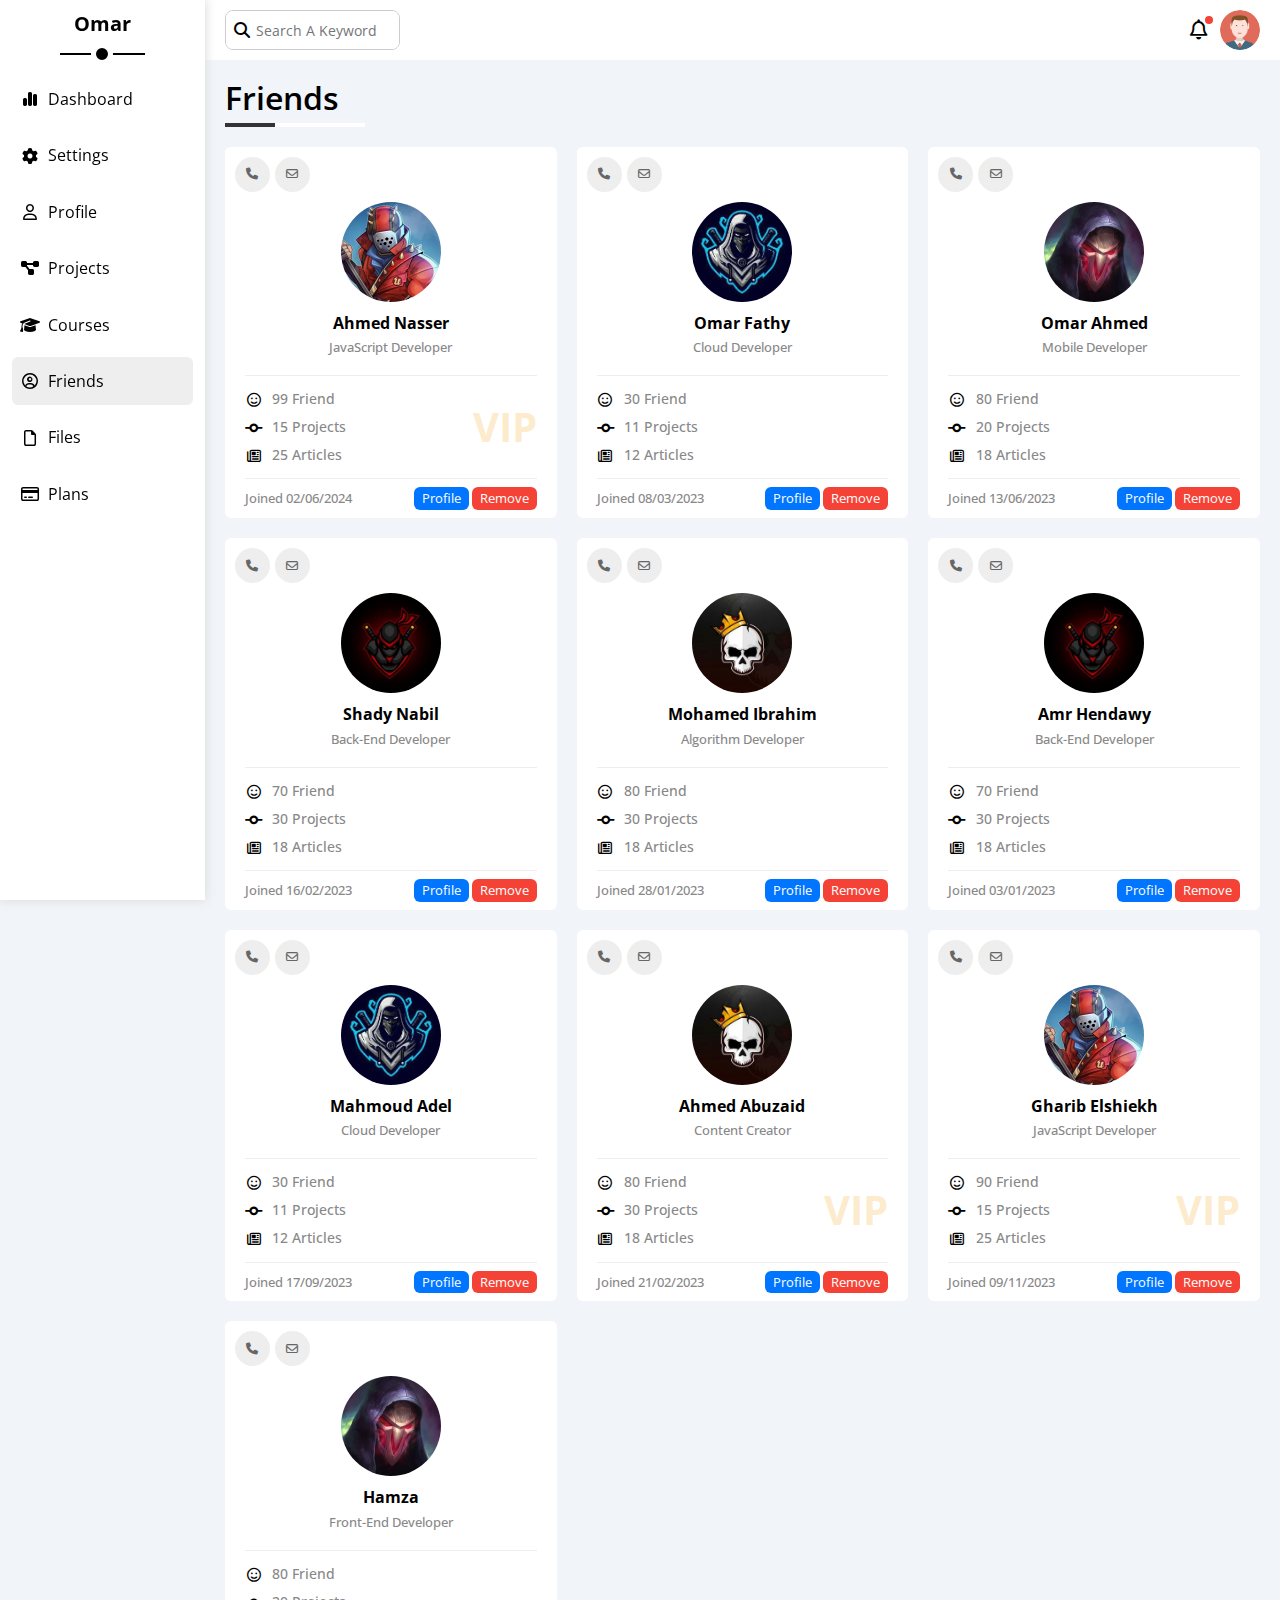
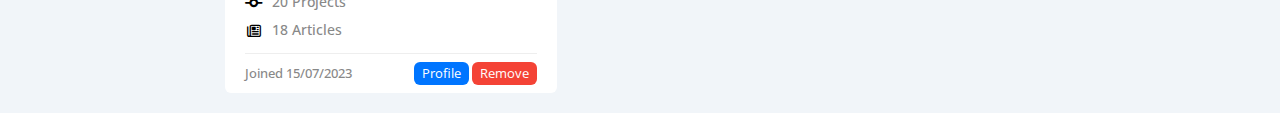
<file: pages/friends.html>
<!doctype html>
<html lang="en">
  <head>
    <meta charset="utf-8">
    <meta name="viewport" content="width=device-width, initial-scale=1.0">
    <title>Friends</title>
    <!-- Font Awesome Library -->
    <link rel="stylesheet" href="../css/all.min.css">
    <!-- Main CSS Files -->
    <link rel="stylesheet" href="../css/style.css">
    <link rel="stylesheet" href="../css/style-mobile.css">
    <!-- Framework -->
    <link rel="stylesheet" href="../css/my-new-framework.css">
    <!-- Render All Elements Normally -->
    <link rel="stylesheet" href="../css/normalize.css">
    <!-- Google Fonts -->
    <link rel="preconnect" href="https://fonts.googleapis.com">
    <link rel="preconnect" href="https://fonts.gstatic.com" crossorigin>
    <link href="https://fonts.googleapis.com/css2?family=Open+Sans:ital,wght@0,300..800;1,300..800&display=swap" rel="stylesheet">
  </head>
  <body>
    <div class="page">

      <!-- Sidebar Start -->
      
      <div class="sidebar p-12 sm:p-5 md:p-8 bg-white ps-f top-0 left-0 ds-flex flex-column center-y-flex">
        <p class="fw-b sm:fa-14 sm:mt-5 sm:mb-10 ps-rel fa-20 mb-20">Omar</p>
        <ul class="links center-y-flex mt-20 sm:fa-16 sm:mt-10 md:fa-14 w-full d-flex gap-8 flex-column pl-0 ls-none">
          <li>
            <a href="../index.html">
              <i class="fa-solid fa-chart-simple fa-fw"></i>
              <span>Dashboard</span>
            </a>
          </li>
          <li>
            <a href="settings.html">
              <i class="fa-solid fa-gear fa-fw"></i>
              <span>Settings</span>
            </a>
          </li>
          <li>
            <a href="profile.html">
              <i class="fa-regular fa-user fa-fw"></i>
              <span>Profile</span>
            </a>
          </li>
          <li>
            <a href="projects.html">
              <i class="fa-solid fa-diagram-project fa-fw"></i>
              <span>Projects</span>
            </a>
          </li>
          <li>
            <a href="courses.html">
              <i class="fa-solid fa-graduation-cap fa-fw"></i>
              <span>Courses</span>
            </a>
          </li>
          <li>
            <a href="friends.html" class="active">
              <i class="fa-regular fa-circle-user fa-fw"></i>
              <span>Friends</span>
            </a>
          </li>
          <li>
            <a href="files.html">
              <i class="fa-regular fa-file fa-fw"></i>
              <span>Files</span>
            </a>
          </li>
          <li>
            <a href="plans.html">
              <i class="fa-regular fa-credit-card fa-fw"></i>
              <span>Plans</span>
            </a>
          </li>
        </ul>
      </div>

      <!-- Sidebar End -->
    
      <!-- Content Start -->

      <div class="content ml-auto">

        <!-- Header Start -->

        <header class="bg-white gap-10 w-full d-flex space-between center-y-flex">
          <div class="search ps-rel d-flex center-y-flex rad-8 sm:rad-6 p-5 pl-20">
            <input type="text" placeholder="Search A Keyword" class="outl-none w-full sm:fa-12 fa-14 ml-10">
          </div>
          <div class="avatar-profile ds-flex gap-12 center-y-flex">
            <div class="icon ps-rel">
              <i class="fa-regular fa-bell fa-lg"></i>
            </div>
            <img src="../images/avatar.png" alt="avatar-img">
          </div>
        </header>

        <!-- Header End -->

        <!-- Friends Page Start -->
        
        <h1 class="m-20">Friends</h1>
        <div class="wrapper friends d-grid gap-20 ml-20 mr-20">
          <section class="friend">
            <div class="call-message">
              <i class="fa-solid fa-phone call fa-fw"></i>
              <i class="fa-regular fa-envelope message fa-fw"></i>
            </div>
            <div class="person">
              <img src="../images/friend-01.jpg" alt="friend-img">
              <p class="name">Ahmed Nasser</p>
              <span class="job-title">JavaScript Developer</span>
            </div>
            <div class="icons">
              <div class="text">
                <div class="friends-number">
                  <i class="fa-regular fa-face-smile fa-fw"></i>
                  <span>99 Friend</span>
                </div>
                <div class="projects-number">
                  <i class="fa-solid fa-code-commit fa-fw"></i>
                  <span>15 Projects</span>
                </div>
                <div class="articles-number">
                  <i class="fa-regular fa-newspaper fa-fw"></i>
                  <span>25 Articles</span>
                </div>
              </div>
              <span class="vip">Vip</span>
            </div>
            <div class="info">
              <span>Joined 02/06/2024</span>
              <div class="buttons">
                <a href="#">Profile</a>
                <a href="#">Remove</a>
              </div>
            </div>
          </section>
          <section class="friend">
            <div class="call-message">
              <i class="fa-solid fa-phone call fa-fw"></i>
              <i class="fa-regular fa-envelope message fa-fw"></i>
            </div>
            <div class="person">
              <img src="../images/friend-02.jpg" alt="friend-img">
              <p class="name">Omar Fathy</p>
              <span class="job-title">Cloud Developer</span>
            </div>
            <div class="icons">
              <div class="text">
                <div class="friends-number">
                  <i class="fa-regular fa-face-smile fa-fw"></i>
                  <span>30 Friend</span>
                </div>
                <div class="projects-number">
                  <i class="fa-solid fa-code-commit fa-fw"></i>
                  <span>11 Projects</span>
                </div>
                <div class="articles-number">
                  <i class="fa-regular fa-newspaper fa-fw"></i>
                  <span>12 Articles</span>
                </div>
              </div>
            </div>
            <div class="info">
              <span>Joined 08/03/2023</span>
              <div class="buttons">
                <a href="#">Profile</a>
                <a href="#">Remove</a>
              </div>
            </div>
          </section>
          <section class="friend">
            <div class="call-message">
              <i class="fa-solid fa-phone call fa-fw"></i>
              <i class="fa-regular fa-envelope message fa-fw"></i>
            </div>
            <div class="person">
              <img src="../images/friend-03.jpg" alt="friend-img">
              <p class="name">Omar Ahmed</p>
              <span class="job-title">Mobile Developer</span>
            </div>
            <div class="icons">
              <div class="text">
                <div class="friends-number">
                  <i class="fa-regular fa-face-smile fa-fw"></i>
                  <span>80 Friend</span>
                </div>
                <div class="projects-number">
                  <i class="fa-solid fa-code-commit fa-fw"></i>
                  <span>20 Projects</span>
                </div>
                <div class="articles-number">
                  <i class="fa-regular fa-newspaper fa-fw"></i>
                  <span>18 Articles</span>
                </div>
              </div>
            </div>
            <div class="info">
              <span>Joined 13/06/2023</span>
              <div class="buttons">
                <a href="#">Profile</a>
                <a href="#">Remove</a>
              </div>
            </div>
          </section>
          <section class="friend">
            <div class="call-message">
              <i class="fa-solid fa-phone call fa-fw"></i>
              <i class="fa-regular fa-envelope message fa-fw"></i>
            </div>
            <div class="person">
              <img src="../images/friend-04.jpg" alt="friend-img">
              <p class="name">Shady Nabil</p>
              <span class="job-title">Back-End Developer</span>
            </div>
            <div class="icons">
              <div class="text">
                <div class="friends-number">
                  <i class="fa-regular fa-face-smile fa-fw"></i>
                  <span>70 Friend</span>
                </div>
                <div class="projects-number">
                  <i class="fa-solid fa-code-commit fa-fw"></i>
                  <span>30 Projects</span>
                </div>
                <div class="articles-number">
                  <i class="fa-regular fa-newspaper fa-fw"></i>
                  <span>18 Articles</span>
                </div>
              </div>
            </div>
            <div class="info">
              <span>Joined 16/02/2023</span>
              <div class="buttons">
                <a href="#">Profile</a>
                <a href="#">Remove</a>
              </div>
            </div>
          </section>
          <section class="friend">
            <div class="call-message">
              <i class="fa-solid fa-phone call fa-fw"></i>
              <i class="fa-regular fa-envelope message fa-fw"></i>
            </div>
            <div class="person">
              <img src="../images/friend-05.jpg" alt="friend-img">
              <p class="name">Mohamed Ibrahim</p>
              <span class="job-title">Algorithm Developer</span>
            </div>
            <div class="icons">
              <div class="text">
                <div class="friends-number">
                  <i class="fa-regular fa-face-smile fa-fw"></i>
                  <span>80 Friend</span>
                </div>
                <div class="projects-number">
                  <i class="fa-solid fa-code-commit fa-fw"></i>
                  <span>30 Projects</span>
                </div>
                <div class="articles-number">
                  <i class="fa-regular fa-newspaper fa-fw"></i>
                  <span>18 Articles</span>
                </div>
              </div>
            </div>
            <div class="info">
              <span>Joined 28/01/2023</span>
              <div class="buttons">
                <a href="#">Profile</a>
                <a href="#">Remove</a>
              </div>
            </div>
          </section>
          <section class="friend">
            <div class="call-message">
              <i class="fa-solid fa-phone call fa-fw"></i>
              <i class="fa-regular fa-envelope message fa-fw"></i>
            </div>
            <div class="person">
              <img src="../images/friend-04.jpg" alt="friend-img">
              <p class="name">Amr Hendawy</p>
              <span class="job-title">Back-End Developer</span>
            </div>
            <div class="icons">
              <div class="text">
                <div class="friends-number">
                  <i class="fa-regular fa-face-smile fa-fw"></i>
                  <span>70 Friend</span>
                </div>
                <div class="projects-number">
                  <i class="fa-solid fa-code-commit fa-fw"></i>
                  <span>30 Projects</span>
                </div>
                <div class="articles-number">
                  <i class="fa-regular fa-newspaper fa-fw"></i>
                  <span>18 Articles</span>
                </div>
              </div>
            </div>
            <div class="info">
              <span>Joined 03/01/2023</span>
              <div class="buttons">
                <a href="#">Profile</a>
                <a href="#">Remove</a>
              </div>
            </div>
          </section>
          <section class="friend">
            <div class="call-message">
              <i class="fa-solid fa-phone call fa-fw"></i>
              <i class="fa-regular fa-envelope message fa-fw"></i>
            </div>
            <div class="person">
              <img src="../images/friend-02.jpg" alt="friend-img">
              <p class="name">Mahmoud Adel</p>
              <span class="job-title">Cloud Developer</span>
            </div>
            <div class="icons">
              <div class="text">
                <div class="friends-number">
                  <i class="fa-regular fa-face-smile fa-fw"></i>
                  <span>30 Friend</span>
                </div>
                <div class="projects-number">
                  <i class="fa-solid fa-code-commit fa-fw"></i>
                  <span>11 Projects</span>
                </div>
                <div class="articles-number">
                  <i class="fa-regular fa-newspaper fa-fw"></i>
                  <span>12 Articles</span>
                </div>
              </div>
            </div>
            <div class="info">
              <span>Joined 17/09/2023</span>
              <div class="buttons">
                <a href="#">Profile</a>
                <a href="#">Remove</a>
              </div>
            </div>
          </section>
          <section class="friend">
            <div class="call-message">
              <i class="fa-solid fa-phone call fa-fw"></i>
              <i class="fa-regular fa-envelope message fa-fw"></i>
            </div>
            <div class="person">
              <img src="../images/friend-05.jpg" alt="friend-img">
              <p class="name">Ahmed Abuzaid</p>
              <span class="job-title">Content Creator</span>
            </div>
            <div class="icons">
              <div class="text">
                <div class="friends-number">
                  <i class="fa-regular fa-face-smile fa-fw"></i>
                  <span>80 Friend</span>
                </div>
                <div class="projects-number">
                  <i class="fa-solid fa-code-commit fa-fw"></i>
                  <span>30 Projects</span>
                </div>
                <div class="articles-number">
                  <i class="fa-regular fa-newspaper fa-fw"></i>
                  <span>18 Articles</span>
                </div>
              </div>
              <span class="vip">Vip</span>
            </div>
            <div class="info">
              <span>Joined 21/02/2023</span>
              <div class="buttons">
                <a href="#">Profile</a>
                <a href="#">Remove</a>
              </div>
            </div>
          </section>
          <section class="friend">
            <div class="call-message">
              <i class="fa-solid fa-phone call fa-fw"></i>
              <i class="fa-regular fa-envelope message fa-fw"></i>
            </div>
            <div class="person">
              <img src="../images/friend-01.jpg" alt="friend-img">
              <p class="name">Gharib Elshiekh</p>
              <span class="job-title">JavaScript Developer</span>
            </div>
            <div class="icons">
              <div class="text">
                <div class="friends-number">
                  <i class="fa-regular fa-face-smile fa-fw"></i>
                  <span>90 Friend</span>
                </div>
                <div class="projects-number">
                  <i class="fa-solid fa-code-commit fa-fw"></i>
                  <span>15 Projects</span>
                </div>
                <div class="articles-number">
                  <i class="fa-regular fa-newspaper fa-fw"></i>
                  <span>25 Articles</span>
                </div>
              </div>
              <span class="vip">Vip</span>
            </div>
            <div class="info">
              <span>Joined 09/11/2023</span>
              <div class="buttons">
                <a href="#">Profile</a>
                <a href="#">Remove</a>
              </div>
            </div>
          </section>
          <section class="friend">
            <div class="call-message">
              <i class="fa-solid fa-phone call fa-fw"></i>
              <i class="fa-regular fa-envelope message fa-fw"></i>
            </div>
            <div class="person">
              <img src="../images/friend-03.jpg" alt="friend-img">
              <p class="name">Hamza</p>
              <span class="job-title">Front-End Developer</span>
            </div>
            <div class="icons">
              <div class="text">
                <div class="friends-number">
                  <i class="fa-regular fa-face-smile fa-fw"></i>
                  <span>80 Friend</span>
                </div>
                <div class="projects-number">
                  <i class="fa-solid fa-code-commit fa-fw"></i>
                  <span>20 Projects</span>
                </div>
                <div class="articles-number">
                  <i class="fa-regular fa-newspaper fa-fw"></i>
                  <span>18 Articles</span>
                </div>
              </div>
            </div>
            <div class="info">
              <span>Joined 15/07/2023</span>
              <div class="buttons">
                <a href="#">Profile</a>
                <a href="#">Remove</a>
              </div>
            </div>
          </section>
        </div>

        <!-- Friends Page End -->
        
      <!-- Content End -->

    </div>
  </body>
</html>
</file>
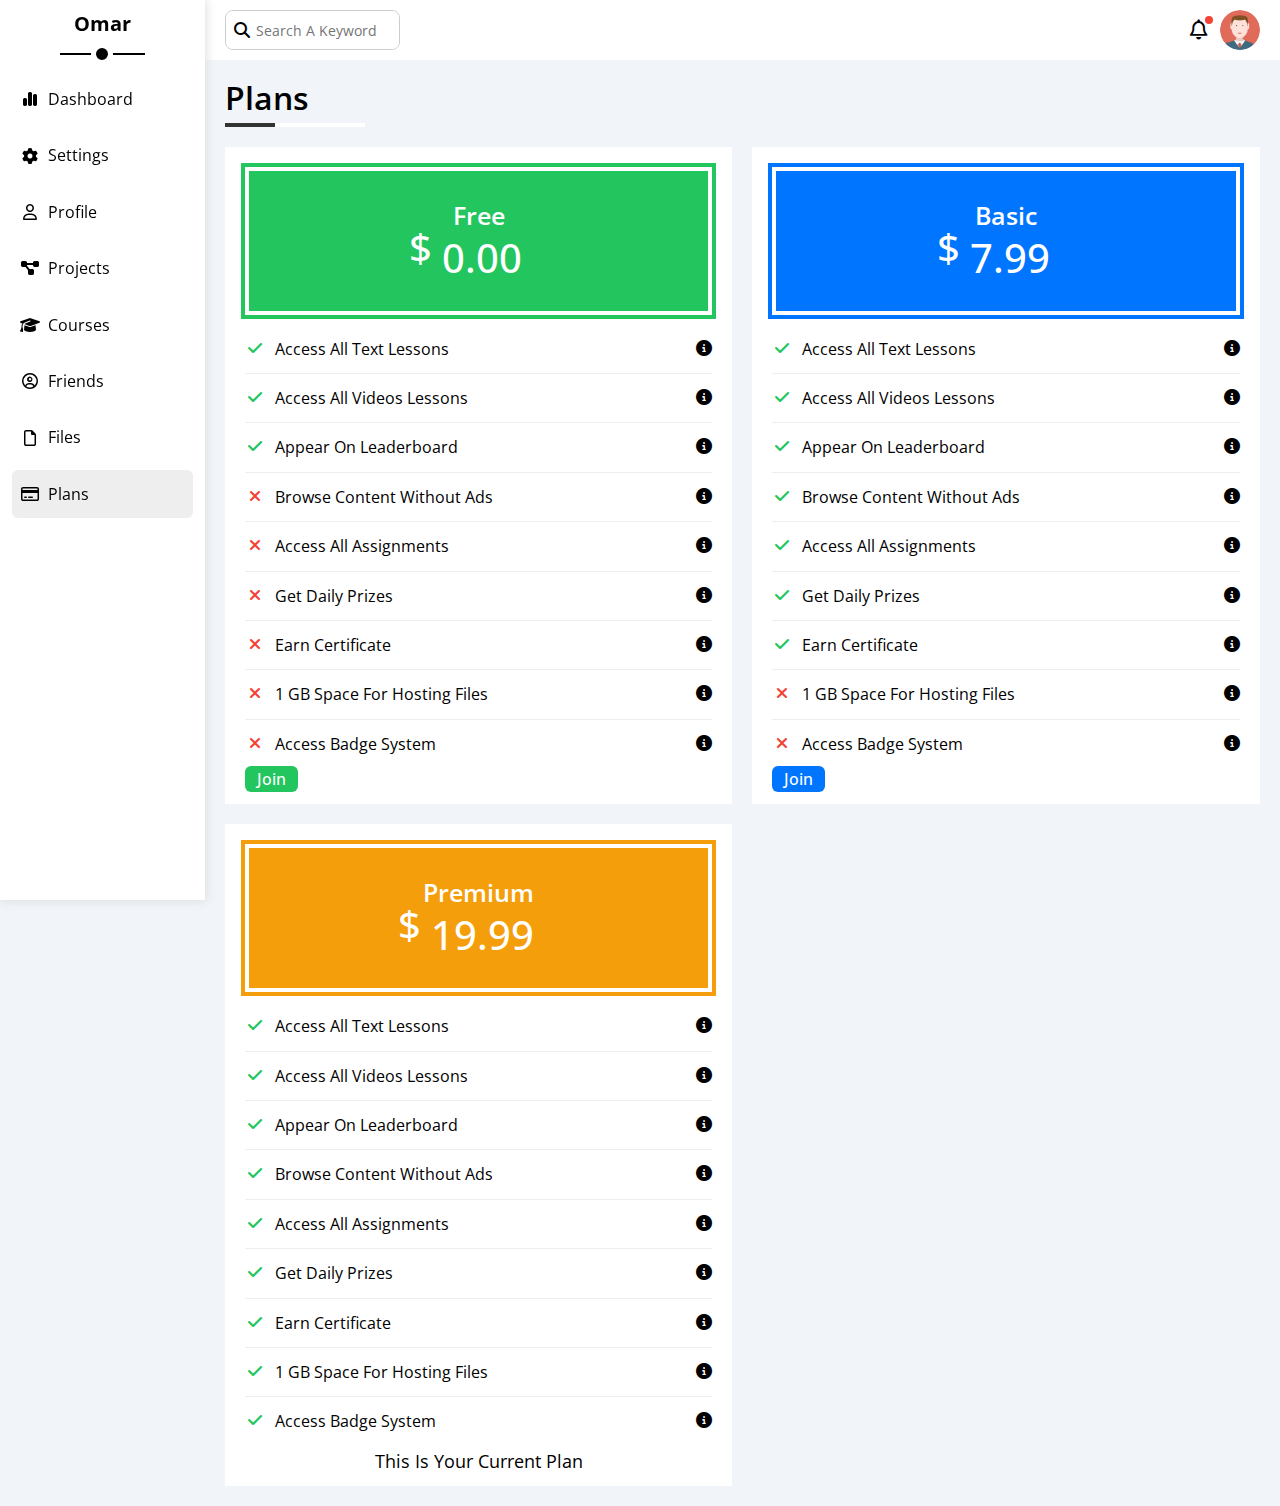
<file: pages/plans.html>
<!doctype html>
<html lang="en">
  <head>
    <meta charset="utf-8">
    <meta name="viewport" content="width=device-width, initial-scale=1.0">
    <title>Plans</title>
    <!-- Font Awesome Library -->
    <link rel="stylesheet" href="../css/all.min.css">
    <!-- Main CSS Files -->
    <link rel="stylesheet" href="../css/style.css">
    <link rel="stylesheet" href="../css/style-mobile.css">
    <!-- Framework -->
    <link rel="stylesheet" href="../css/my-new-framework.css">
    <!-- Render All Elements Normally -->
    <link rel="stylesheet" href="../css/normalize.css">
    <!-- Google Fonts -->
    <link rel="preconnect" href="https://fonts.googleapis.com">
    <link rel="preconnect" href="https://fonts.gstatic.com" crossorigin>
    <link href="https://fonts.googleapis.com/css2?family=Open+Sans:ital,wght@0,300..800;1,300..800&display=swap" rel="stylesheet">
  </head>
  <body>
    <div class="page">

      <!-- Sidebar Start -->
      
      <div class="sidebar p-12 sm:p-5 md:p-8 bg-white ps-f top-0 left-0 ds-flex flex-column center-y-flex">
        <p class="fw-b sm:fa-14 sm:mt-5 sm:mb-10 ps-rel fa-20 mb-20">Omar</p>
        <ul class="links center-y-flex mt-20 sm:fa-16 sm:mt-10 md:fa-14 w-full d-flex gap-8 flex-column pl-0 ls-none">
          <li>
            <a href="../index.html">
              <i class="fa-solid fa-chart-simple fa-fw"></i>
              <span>Dashboard</span>
            </a>
          </li>
          <li>
            <a href="settings.html">
              <i class="fa-solid fa-gear fa-fw"></i>
              <span>Settings</span>
            </a>
          </li>
          <li>
            <a href="profile.html">
              <i class="fa-regular fa-user fa-fw"></i>
              <span>Profile</span>
            </a>
          </li>
          <li>
            <a href="projects.html">
              <i class="fa-solid fa-diagram-project fa-fw"></i>
              <span>Projects</span>
            </a>
          </li>
          <li>
            <a href="courses.html">
              <i class="fa-solid fa-graduation-cap fa-fw"></i>
              <span>Courses</span>
            </a>
          </li>
          <li>
            <a href="friends.html">
              <i class="fa-regular fa-circle-user fa-fw"></i>
              <span>Friends</span>
            </a>
          </li>
          <li>
            <a href="files.html">
              <i class="fa-regular fa-file fa-fw"></i>
              <span>Files</span>
            </a>
          </li>
          <li>
            <a href="plans.html" class="active">
              <i class="fa-regular fa-credit-card fa-fw"></i>
              <span>Plans</span>
            </a>
          </li>
        </ul>
      </div>

      <!-- Sidebar End -->
    
      <!-- Content Start -->

      <div class="content ml-auto">

        <!-- Header Start -->

        <header class="bg-white gap-10 w-full d-flex space-between center-y-flex">
          <div class="search ps-rel d-flex center-y-flex rad-8 sm:rad-6 p-5 pl-20">
            <input type="text" placeholder="Search A Keyword" class="outl-none w-full sm:fa-12 fa-14 ml-10">
          </div>
          <div class="avatar-profile ds-flex gap-12 center-y-flex">
            <div class="icon ps-rel">
              <i class="fa-regular fa-bell fa-lg"></i>
            </div>
            <img src="../images/avatar.png" alt="avatar-img">
          </div>
        </header>

        <!-- Header End -->

        <!-- Plans Page Start -->
        
        <h1 class="m-20">Plans</h1>
        <div class="wrapper gap-20 ml-20 mr-20">
          <div class="plan free">
            <div class="price">
              <div class="text">
                <p>Free</p>
                <span><span>$</span>0.00</span>
              </div>
            </div>
            <div class="features">
              <div class="feature">
                <i class="fa-solid fa-check fa-fw yes"></i>
                <p>Access All Text Lessons</p>
                <i class="fa-solid fa-circle-info help"></i>
              </div>
              <div class="feature">
                <i class="fa-solid fa-check fa-fw yes"></i>
                <p>Access All Videos Lessons</p>
                <i class="fa-solid fa-circle-info help"></i>
              </div>
              <div class="feature">
                <i class="fa-solid fa-check fa-fw yes"></i>
                <p>Appear On Leaderboard</p>
                <i class="fa-solid fa-circle-info help"></i>
              </div>
              <div class="feature">
                <i class="fa-solid fa-xmark fa-fw"></i>
                <p>Browse Content Without Ads</p>
                <i class="fa-solid fa-circle-info help"></i>
              </div>
              <div class="feature">
                <i class="fa-solid fa-xmark fa-fw"></i>
                <p>Access All Assignments</p>
                <i class="fa-solid fa-circle-info help"></i>
              </div>
              <div class="feature">
                <i class="fa-solid fa-xmark fa-fw"></i>
                <p>Get Daily Prizes</p>
                <i class="fa-solid fa-circle-info help"></i>
              </div>
              <div class="feature">
                <i class="fa-solid fa-xmark fa-fw"></i>
                <p>Earn Certificate</p>
                <i class="fa-solid fa-circle-info help"></i>
              </div>
              <div class="feature">
                <i class="fa-solid fa-xmark fa-fw"></i>
                <p>1 GB Space For Hosting Files</p>
                <i class="fa-solid fa-circle-info help"></i>
              </div>
              <div class="feature">
                <i class="fa-solid fa-xmark fa-fw"></i>
                <p>Access Badge System</p>
                <i class="fa-solid fa-circle-info help"></i>
              </div>
            </div>
            <a href="#" class="join-button bg-green button-shape pl-12 pr-12 c-white">Join</a>
          </div>
          <div class="plan basic">
            <div class="price">
              <div class="text">
                <p>Basic</p>
                <span><span>$</span>7.99</span>
              </div>
            </div>
            <div class="features">
              <div class="feature">
                <i class="fa-solid fa-check fa-fw yes"></i>
                <p>Access All Text Lessons</p>
                <i class="fa-solid fa-circle-info help"></i>
              </div>
              <div class="feature">
                <i class="fa-solid fa-check fa-fw yes"></i>
                <p>Access All Videos Lessons</p>
                <i class="fa-solid fa-circle-info help"></i>
              </div>
              <div class="feature">
                <i class="fa-solid fa-check fa-fw yes"></i>
                <p>Appear On Leaderboard</p>
                <i class="fa-solid fa-circle-info help"></i>
              </div>
              <div class="feature">
                <i class="fa-solid fa-check fa-fw yes"></i>
                <p>Browse Content Without Ads</p>
                <i class="fa-solid fa-circle-info help"></i>
              </div>
              <div class="feature">
                <i class="fa-solid fa-check fa-fw yes"></i>
                <p>Access All Assignments</p>
                <i class="fa-solid fa-circle-info help"></i>
              </div>
              <div class="feature">
                <i class="fa-solid fa-check fa-fw yes"></i>
                <p>Get Daily Prizes</p>
                <i class="fa-solid fa-circle-info help"></i>
              </div>
              <div class="feature">
                <i class="fa-solid fa-check fa-fw yes"></i>
                <p>Earn Certificate</p>
                <i class="fa-solid fa-circle-info help"></i>
              </div>
              <div class="feature">
                <i class="fa-solid fa-xmark fa-fw"></i>
                <p>1 GB Space For Hosting Files</p>
                <i class="fa-solid fa-circle-info help"></i>
              </div>
              <div class="feature">
                <i class="fa-solid fa-xmark fa-fw"></i>
                <p>Access Badge System</p>
                <i class="fa-solid fa-circle-info help"></i>
              </div>
            </div>
            <a href="#" class="join-button bg-blue button-shape pl-12 pr-12 c-white">Join</a>
          </div>
          <div class="plan premium">
            <div class="price">
              <div class="text">
                <p>Premium</p>
                <span><span>$</span>19.99</span>
              </div>
            </div>
            <div class="features">
              <div class="feature">
                <i class="fa-solid fa-check fa-fw yes"></i>
                <p>Access All Text Lessons</p>
                <i class="fa-solid fa-circle-info help"></i>
              </div>
              <div class="feature">
                <i class="fa-solid fa-check fa-fw yes"></i>
                <p>Access All Videos Lessons</p>
                <i class="fa-solid fa-circle-info help"></i>
              </div>
              <div class="feature">
                <i class="fa-solid fa-check fa-fw yes"></i>
                <p>Appear On Leaderboard</p>
                <i class="fa-solid fa-circle-info help"></i>
              </div>
              <div class="feature">
                <i class="fa-solid fa-check fa-fw yes"></i>
                <p>Browse Content Without Ads</p>
                <i class="fa-solid fa-circle-info help"></i>
              </div>
              <div class="feature">
                <i class="fa-solid fa-check fa-fw yes"></i>
                <p>Access All Assignments</p>
                <i class="fa-solid fa-circle-info help"></i>
              </div>
              <div class="feature">
                <i class="fa-solid fa-check fa-fw yes"></i>
                <p>Get Daily Prizes</p>
                <i class="fa-solid fa-circle-info help"></i>
              </div>
              <div class="feature">
                <i class="fa-solid fa-check fa-fw yes"></i>
                <p>Earn Certificate</p>
                <i class="fa-solid fa-circle-info help"></i>
              </div>
              <div class="feature">
                <i class="fa-solid fa-check fa-fw yes"></i>
                <p>1 GB Space For Hosting Files</p>
                <i class="fa-solid fa-circle-info help"></i>
              </div>
              <div class="feature">
                <i class="fa-solid fa-check fa-fw yes"></i>
                <p>Access Badge System</p>
                <i class="fa-solid fa-circle-info help"></i>
              </div>
            </div>
            <p>This Is Your Current Plan</p>
          </div>
        </div>

        <!-- Plans Page End -->
        
      <!-- Content End -->

    </div>
  </body>
</html>
</file>
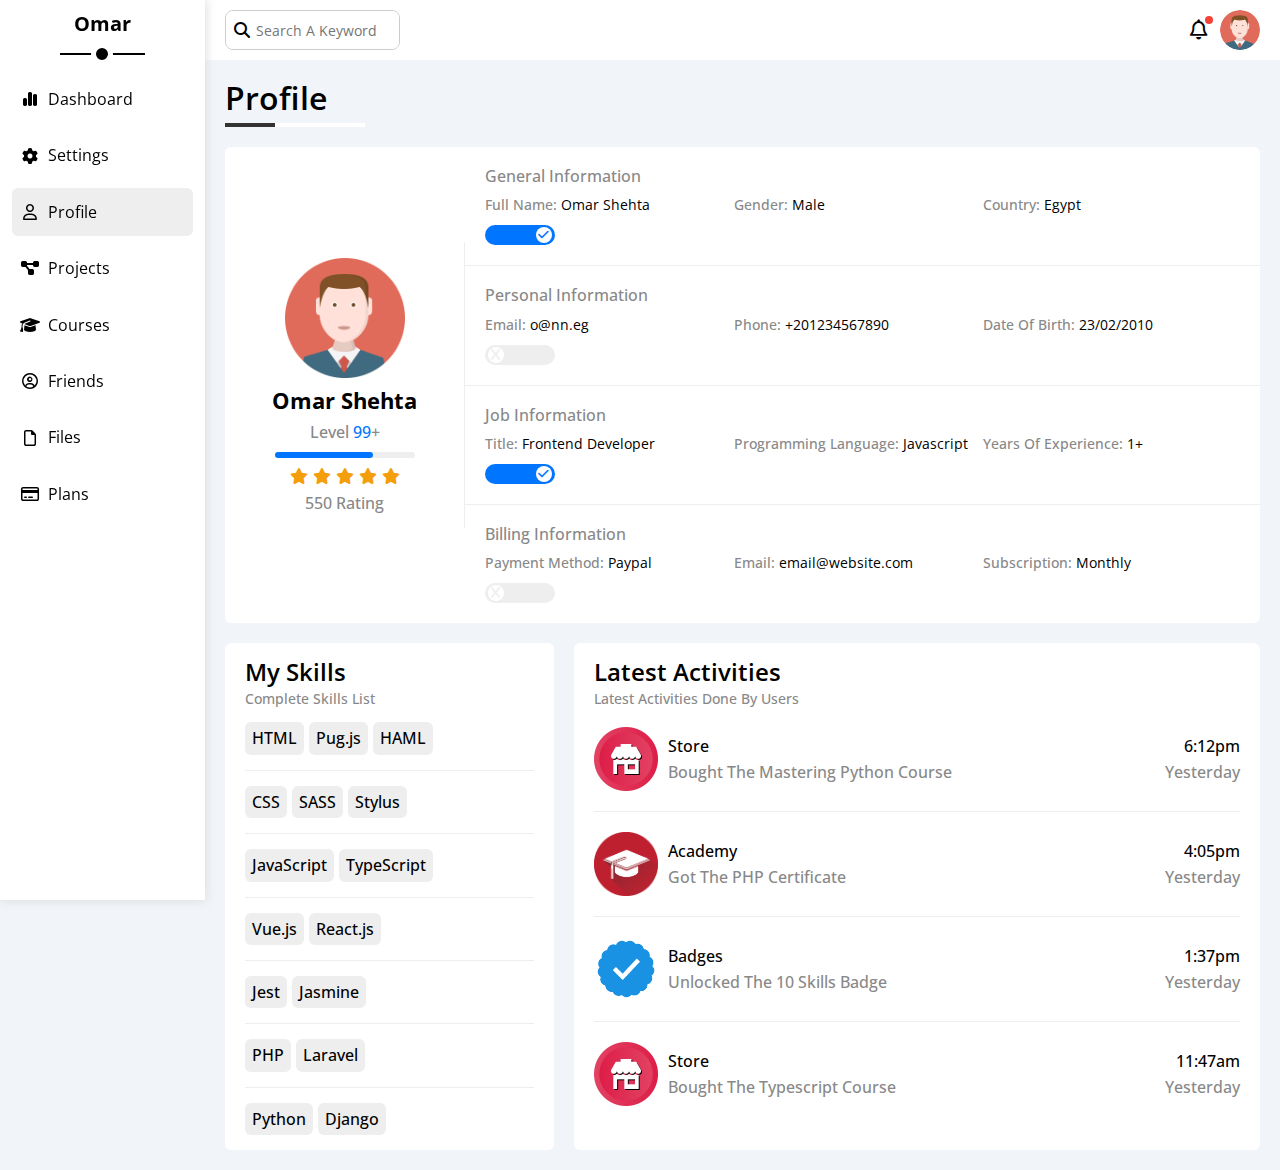
<file: pages/profile.html>
<!doctype html>
<html lang="en">
  <head>
    <meta charset="utf-8">
    <meta name="viewport" content="width=device-width, initial-scale=1.0">
    <title>Profile</title>
    <!-- Font Awesome Library -->
    <link rel="stylesheet" href="../css/all.min.css">
    <!-- Main CSS Files -->
    <link rel="stylesheet" href="../css/style.css">
    <link rel="stylesheet" href="../css/style-mobile.css">
    <!-- Framework -->
    <link rel="stylesheet" href="../css/my-new-framework.css">
    <!-- Render All Elements Normally -->
    <link rel="stylesheet" href="../css/normalize.css">
    <!-- Google Fonts -->
    <link rel="preconnect" href="https://fonts.googleapis.com">
    <link rel="preconnect" href="https://fonts.gstatic.com" crossorigin>
    <link href="https://fonts.googleapis.com/css2?family=Open+Sans:ital,wght@0,300..800;1,300..800&display=swap" rel="stylesheet">
  </head>
  <body>
    <div class="page">

      <!-- Sidebar Start -->
      
      <div class="sidebar p-12 sm:p-5 md:p-8 bg-white ps-f top-0 left-0 ds-flex flex-column center-y-flex">
        <p class="fw-b sm:fa-14 sm:mt-5 sm:mb-10 ps-rel fa-20 mb-20">Omar</p>
        <ul class="links center-y-flex mt-20 sm:fa-16 sm:mt-10 md:fa-14 w-full d-flex gap-8 flex-column pl-0 ls-none">
          <li>
            <a href="../index.html">
              <i class="fa-solid fa-chart-simple fa-fw"></i>
              <span>Dashboard</span>
            </a>
          </li>
          <li>
            <a href="settings.html">
              <i class="fa-solid fa-gear fa-fw"></i>
              <span>Settings</span>
            </a>
          </li>
          <li>
            <a href="profile.html" class="active">
              <i class="fa-regular fa-user fa-fw"></i>
              <span>Profile</span>
            </a>
          </li>
          <li>
            <a href="projects.html">
              <i class="fa-solid fa-diagram-project fa-fw"></i>
              <span>Projects</span>
            </a>
          </li>
          <li>
            <a href="courses.html">
              <i class="fa-solid fa-graduation-cap fa-fw"></i>
              <span>Courses</span>
            </a>
          </li>
          <li>
            <a href="friends.html">
              <i class="fa-regular fa-circle-user fa-fw"></i>
              <span>Friends</span>
            </a>
          </li>
          <li>
            <a href="files.html">
              <i class="fa-regular fa-file fa-fw"></i>
              <span>Files</span>
            </a>
          </li>
          <li>
            <a href="plans.html">
              <i class="fa-regular fa-credit-card fa-fw"></i>
              <span>Plans</span>
            </a>
          </li>
        </ul>
      </div>

      <!-- Sidebar End -->
    
      <!-- Content Start -->

      <div class="content ml-auto">

        <!-- Header Start -->

        <header class="bg-white gap-10 w-full d-flex space-between center-y-flex">
          <div class="search ps-rel d-flex center-y-flex rad-8 sm:rad-6 p-5 pl-20">
            <input type="text" placeholder="Search A Keyword" class="outl-none w-full sm:fa-12 fa-14 ml-10">
          </div>
          <div class="avatar-profile ds-flex gap-12 center-y-flex">
            <div class="icon ps-rel">
              <i class="fa-regular fa-bell fa-lg"></i>
            </div>
            <img src="../images/avatar.png" alt="avatar-img">
          </div>
        </header>

        <!-- Header End -->

        <!-- Profile Page Start -->

        <h1 class="m-20">Profile</h1>
        <div class="wrapper ml-20 mr-20">

          <!-- Overview Start -->
          
          <div class="overview mb-20 sm:flex-column sm:center-y-flex d-flex pb-0 pr-0 pl-0 rad-6">
            <div class="person pl-20 pr-20 d-flex flex-column center-flex gap-10">
              <img src="../images/avatar.png" alt="avatar-img">
              <p class="fw-b fa-22">Omar Shehta</p>
              <span>Level <span class="c-blue">99</span>+</span>
              <div class="level-bar ps-rel"></div>
              <div class="stars d-flex gap-5">
                <i class="fa-solid fa-star c-orange fs-13"></i>
                <i class="fa-solid fa-star c-orange fs-13"></i>
                <i class="fa-solid fa-star c-orange fs-13"></i>
                <i class="fa-solid fa-star c-orange fs-13"></i>
                <i class="fa-solid fa-star c-orange fs-13"></i>
              </div>
              <span class="rating">550 Rating</span>
            </div>
            <div class="infos ps-rel">
              <div class="info general">
                <p>General Information</p>
                <div class="text">
                  <p class="name"><span>Full Name:</span> Omar Shehta</p>
                  <p class="gender"><span>Gender:</span> Male</p>
                  <p class="country"><span>Country:</span> Egypt</p>
                </div>
                <div class="custom-checkbox">
                  <input type="checkbox" checked>
                </div>
              </div>
              <div class="info personal">
                <p>Personal Information</p>
                <div class="text">
                  <p class="email"><span>Email:</span> o@nn.eg</p>
                  <p class="phone"><span>Phone:</span> +201234567890</p>
                  <p class="birth-date"><span>Date Of Birth:</span> 23/02/2010</p>
                </div>
                <div class="custom-checkbox">
                  <input type="checkbox">
                </div>
              </div>
              <div class="info job">
                <p>Job Information</p>
                <div class="text">
                  <p class="title"><span>Title:</span> Frontend Developer</p>
                  <p class="programming-language sm:fa-12"><span>Programming Language:</span> Javascript</p>
                  <p class="years-of-experience"><span>Years Of Experience:</span> 1+</p>
                </div>
                <div class="custom-checkbox">
                  <input type="checkbox" checked>
                </div>
              </div>
              <div class="info billing">
                <p>Billing Information</p>
                <div class="text">
                  <p class="payment-method"><span>Payment Method:</span> Paypal</p>
                  <p class="email"><span>Email:</span> email@website.com</p>
                  <p class="subscription"><span>Subscription:</span> Monthly</p>
                </div>
                <div class="custom-checkbox">
                  <input type="checkbox">
                </div>
              </div>
            </div>
          </div>

          <!-- Overview End -->

          <!-- Other Data Start -->

          <div class="other-data pb-20">

            <!-- My Skills Start -->
            
            <div class="my-skills pb-0">
              <h2>My Skills</h2>
              <span>Complete Skills List</span>
              <div class="skills">
                <div class="skills-set">
                  <span>HTML</span>
                  <span>Pug.js</span>
                  <span>HAML</span>
                </div>
                <div class="skills-set">
                  <span>CSS</span>
                  <span>SASS</span>
                  <span>Stylus</span>
                </div>
                <div class="skills-set">
                  <span>JavaScript</span>
                  <span>TypeScript</span>
                </div>
                <div class="skills-set">
                  <span>Vue.js</span>
                  <span>React.js</span>
                </div>
                <div class="skills-set">
                  <span>Jest</span>
                  <span>Jasmine</span>
                </div>
                <div class="skills-set">
                  <span>PHP</span>
                  <span>Laravel</span>
                </div>
                <div class="skills-set">
                  <span>Python</span>
                  <span>Django</span>
                </div>
              </div>
            </div>
            
            <!-- My Skills End -->
            
            <!-- Latest Activities Start -->

            <div class="latest-activities sm:p-12">
              <h2>Latest Activities</h2>
              <span>Latest Activities Done By Users</span>
              <div class="activities">
                <div class="activity">
                  <img src="../images/activity-01.png" alt="activity-img">
                  <div class="text">
                    <p>Store</p>
                    <span>Bought The Mastering Python Course</span>
                  </div>
                  <div class="time">
                    <p class="hour">6:12pm</p>
                    <p class="day">Yesterday</p>
                  </div>
                </div>
                <div class="activity">
                  <img src="../images/activity-02.png" alt="activity-img">
                  <div class="text">
                    <p>Academy</p>
                    <span>Got The PHP Certificate</span>
                  </div>
                  <div class="time">
                    <p class="hour">4:05pm</p>
                    <p class="day">Yesterday</p>
                  </div>
                </div>
                <div class="activity">
                  <img src="../images/activity-03.png" alt="activity-img">
                  <div class="text">
                    <p>Badges</p>
                    <span>Unlocked The 10 Skills Badge</span>
                  </div>
                  <div class="time">
                    <p class="hour">1:37pm</p>
                    <p class="day">Yesterday</p>
                  </div>
                </div>
                <div class="activity">
                  <img src="../images/activity-01.png" alt="activity-img">
                  <div class="text">
                    <p>Store</p>
                    <span>Bought The Typescript Course</span>
                  </div>
                  <div class="time">
                    <p class="hour">11:47am</p>
                    <p class="day">Yesterday</p>
                  </div>
                </div>
              </div>
            </div>

            <!-- Latest Activities End -->

          </div>
          
          <!-- Other Data End -->

        </div>

        <!-- Profile Page End -->

      </div>

      <!-- Content End -->

    </div>
  </body>
</html>
</file>
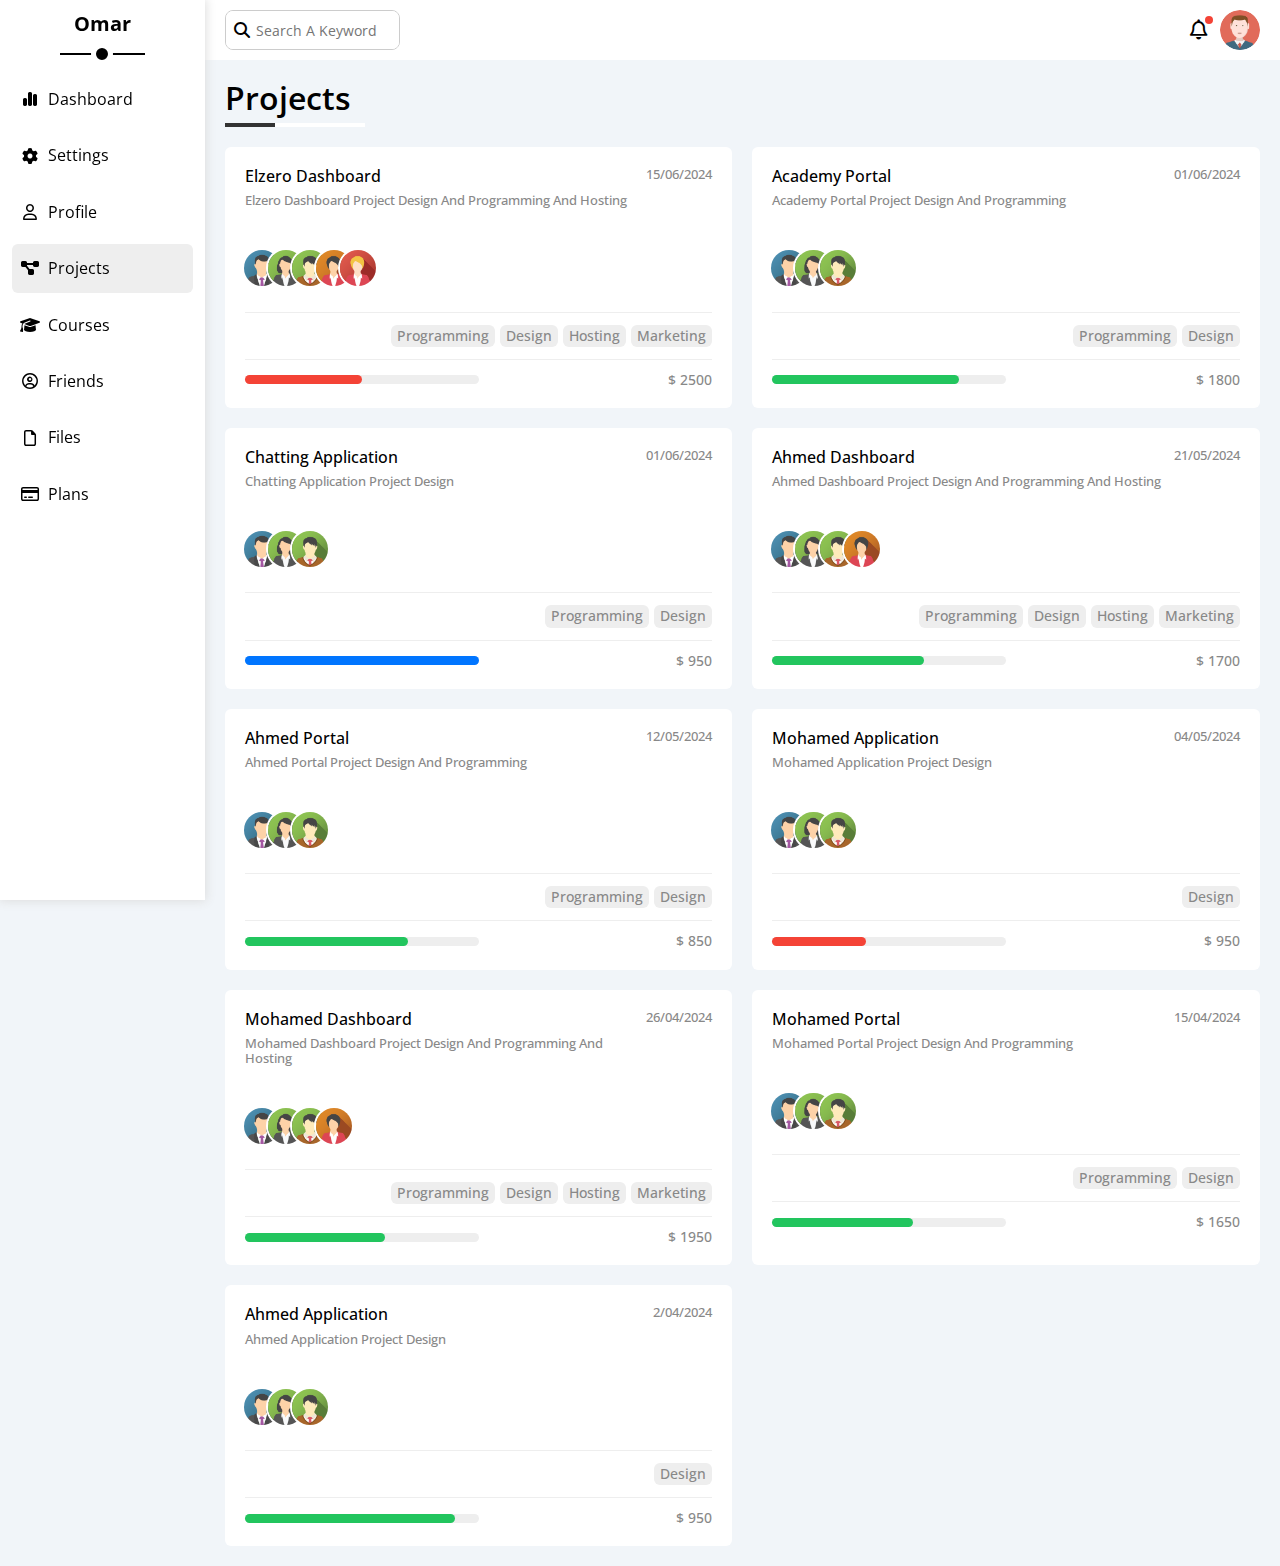
<file: pages/projects.html>
<!doctype html>
<html lang="en">
  <head>
    <meta charset="utf-8">
    <meta name="viewport" content="width=device-width, initial-scale=1.0">
    <title>Projects</title>
    <!-- Font Awesome Library -->
    <link rel="stylesheet" href="../css/all.min.css">
    <!-- Main CSS Files -->
    <link rel="stylesheet" href="../css/style.css">
    <link rel="stylesheet" href="../css/style-mobile.css">
    <!-- Framework -->
    <link rel="stylesheet" href="../css/my-new-framework.css">
    <!-- Render All Elements Normally -->
    <link rel="stylesheet" href="../css/normalize.css">
    <!-- Google Fonts -->
    <link rel="preconnect" href="https://fonts.googleapis.com">
    <link rel="preconnect" href="https://fonts.gstatic.com" crossorigin>
    <link href="https://fonts.googleapis.com/css2?family=Open+Sans:ital,wght@0,300..800;1,300..800&display=swap" rel="stylesheet">
  </head>
  <body>
    <div class="page">

      <!-- Sidebar Start -->
      
      <div class="sidebar p-12 sm:p-5 md:p-8 bg-white ps-f top-0 left-0 ds-flex flex-column center-y-flex">
        <p class="fw-b sm:fa-14 sm:mt-5 sm:mb-10 ps-rel fa-20 mb-20">Omar</p>
        <ul class="links center-y-flex mt-20 sm:fa-16 sm:mt-10 md:fa-14 w-full d-flex gap-8 flex-column pl-0 ls-none">
          <li>
            <a href="../index.html">
              <i class="fa-solid fa-chart-simple fa-fw"></i>
              <span>Dashboard</span>
            </a>
          </li>
          <li>
            <a href="settings.html">
              <i class="fa-solid fa-gear fa-fw"></i>
              <span>Settings</span>
            </a>
          </li>
          <li>
            <a href="profile.html">
              <i class="fa-regular fa-user fa-fw"></i>
              <span>Profile</span>
            </a>
          </li>
          <li>
            <a href="projects.html" class="active">
              <i class="fa-solid fa-diagram-project fa-fw"></i>
              <span>Projects</span>
            </a>
          </li>
          <li>
            <a href="courses.html">
              <i class="fa-solid fa-graduation-cap fa-fw"></i>
              <span>Courses</span>
            </a>
          </li>
          <li>
            <a href="friends.html">
              <i class="fa-regular fa-circle-user fa-fw"></i>
              <span>Friends</span>
            </a>
          </li>
          <li>
            <a href="files.html">
              <i class="fa-regular fa-file fa-fw"></i>
              <span>Files</span>
            </a>
          </li>
          <li>
            <a href="plans.html">
              <i class="fa-regular fa-credit-card fa-fw"></i>
              <span>Plans</span>
            </a>
          </li>
        </ul>
      </div>

      <!-- Sidebar End -->
    
      <!-- Content Start -->

      <div class="content ml-auto">

        <!-- Header Start -->

        <header class="bg-white gap-10 w-full d-flex space-between center-y-flex">
          <div class="search ps-rel d-flex center-y-flex rad-8 sm:rad-6 p-5 pl-20">
            <input type="text" placeholder="Search A Keyword" class="outl-none w-full sm:fa-12 fa-14 ml-10">
          </div>
          <div class="avatar-profile ds-flex gap-12 center-y-flex">
            <div class="icon ps-rel">
              <i class="fa-regular fa-bell fa-lg"></i>
            </div>
            <img src="../images/avatar.png" alt="avatar-img">
          </div>
        </header>

        <!-- Header End -->

        <!-- Projects Page Start -->

        <h1 class="m-20">Projects</h1>
        <div class="wrapper pb-20 d-grid gap-20 ml-20 mr-20">
          <div class="project">
            <div class="title-date">
              <div class="text">
                <p>Elzero Dashboard</p>
                <span>Elzero Dashboard Project Design And Programming And Hosting</span>
              </div>
              <span class="date">15/06/2024</span>
            </div>
            <div class="team">
              <img src="../images/team-01.png" alt="team-img">
              <img src="../images/team-02.png" alt="team-img">
              <img src="../images/team-03.png" alt="team-img">
              <img src="../images/team-04.png" alt="team-img">
              <img src="../images/team-05.png" alt="team-img">
            </div>
            <div class="titles">
              <span>Programming</span>
              <span>Design</span>
              <span>Hosting</span>
              <span>Marketing</span>
            </div>
            <div class="price-bar">
              <span class="bar red"></span>
              <span class="price">$ 2500</span>
            </div>
          </div>
          <div class="project">
            <div class="title-date">
              <div class="text">
                <p>Academy Portal</p>
                <span>Academy Portal Project Design And Programming</span>
              </div>
              <span class="date">01/06/2024</span>
            </div>
            <div class="team">
              <img src="../images/team-01.png" alt="team-img">
              <img src="../images/team-02.png" alt="team-img">
              <img src="../images/team-03.png" alt="team-img">
            </div>
            <div class="titles">
              <span>Programming</span>
              <span>Design</span>
            </div>
            <div class="price-bar">
              <span class="bar"></span>
              <span class="price">$ 1800</span>
            </div>
          </div>
          <div class="project">
            <div class="title-date">
              <div class="text">
                <p>Chatting Application</p>
                <span>Chatting Application Project Design</span>
              </div>
              <span class="date">01/06/2024</span>
            </div>
            <div class="team">
              <img src="../images/team-01.png" alt="team-img">
              <img src="../images/team-02.png" alt="team-img">
              <img src="../images/team-03.png" alt="team-img">
            </div>
            <div class="titles">
              <span>Programming</span>
              <span>Design</span>
            </div>
            <div class="price-bar">
              <span class="bar blue"></span>
              <span class="price">$ 950</span>
            </div>
          </div>
          <div class="project">
            <div class="title-date">
              <div class="text">
                <p>Ahmed Dashboard</p>
                <span>Ahmed Dashboard Project Design And Programming And Hosting</span>
              </div>
              <span class="date">21/05/2024</span>
            </div>
            <div class="team">
              <img src="../images/team-01.png" alt="team-img">
              <img src="../images/team-02.png" alt="team-img">
              <img src="../images/team-03.png" alt="team-img">
              <img src="../images/team-04.png" alt="team-img">
            </div>
            <div class="titles">
              <span>Programming</span>
              <span>Design</span>
              <span>Hosting</span>
              <span>Marketing</span>
            </div>
            <div class="price-bar">
              <span class="bar green"></span>
              <span class="price">$ 1700</span>
            </div>
          </div>
          <div class="project">
            <div class="title-date">
              <div class="text">
                <p>Ahmed Portal</p>
                <span>Ahmed Portal Project Design And Programming</span>
              </div>
              <span class="date">12/05/2024</span>
            </div>
            <div class="team">
              <img src="../images/team-01.png" alt="team-img">
              <img src="../images/team-02.png" alt="team-img">
              <img src="../images/team-03.png" alt="team-img">
            </div>
            <div class="titles">
              <span>Programming</span>
              <span>Design</span>
            </div>
            <div class="price-bar">
              <span class="bar green w70"></span>
              <span class="price">$ 850</span>
            </div>
          </div>
          <div class="project">
            <div class="title-date">
              <div class="text">
                <p>Mohamed Application</p>
                <span>Mohamed Application Project Design</span>
              </div>
              <span class="date">04/05/2024</span>
            </div>
            <div class="team">
              <img src="../images/team-01.png" alt="team-img">
              <img src="../images/team-02.png" alt="team-img">
              <img src="../images/team-03.png" alt="team-img">
            </div>
            <div class="titles">
              <span>Design</span>
            </div>
            <div class="price-bar">
              <span class="bar red w40"></span>
              <span class="price">$ 950</span>
            </div>
          </div>
          <div class="project">
            <div class="title-date">
              <div class="text">
                <p>Mohamed Dashboard</p>
                <span>Mohamed Dashboard Project Design And Programming And Hosting</span>
              </div>
              <span class="date">26/04/2024</span>
            </div>
            <div class="team">
              <img src="../images/team-01.png" alt="team-img">
              <img src="../images/team-02.png" alt="team-img">
              <img src="../images/team-03.png" alt="team-img">
              <img src="../images/team-04.png" alt="team-img">
            </div>
            <div class="titles">
              <span>Programming</span>
              <span>Design</span>
              <span>Hosting</span>
              <span>Marketing</span>
            </div>
            <div class="price-bar">
              <span class="bar green w60"></span>
              <span class="price">$ 1950</span>
            </div>
          </div>
          <div class="project">
            <div class="title-date">
              <div class="text">
                <p>Mohamed Portal</p>
                <span>Mohamed Portal Project Design And Programming</span>
              </div>
              <span class="date">15/04/2024</span>
            </div>
            <div class="team">
              <img src="../images/team-01.png" alt="team-img">
              <img src="../images/team-02.png" alt="team-img">
              <img src="../images/team-03.png" alt="team-img">
            </div>
            <div class="titles">
              <span>Programming</span>
              <span>Design</span>
            </div>
            <div class="price-bar">
              <span class="bar green w60"></span>
              <span class="price">$ 1650</span>
            </div>
          </div>
          <div class="project">
            <div class="title-date">
              <div class="text">
                <p>Ahmed Application</p>
                <span>Ahmed Application Project Design</span>
              </div>
              <span class="date">2/04/2024</span>
            </div>
            <div class="team">
              <img src="../images/team-01.png" alt="team-img">
              <img src="../images/team-02.png" alt="team-img">
              <img src="../images/team-03.png" alt="team-img">
            </div>
            <div class="titles">
              <span>Design</span>
            </div>
            <div class="price-bar">
              <span class="bar green w90"></span>
              <span class="price">$ 950</span>
            </div>
          </div>
        </div>

        <!-- Projects Page End -->

      </div>

      <!-- Content End -->

    </div>
  </body>
</html>
</file>
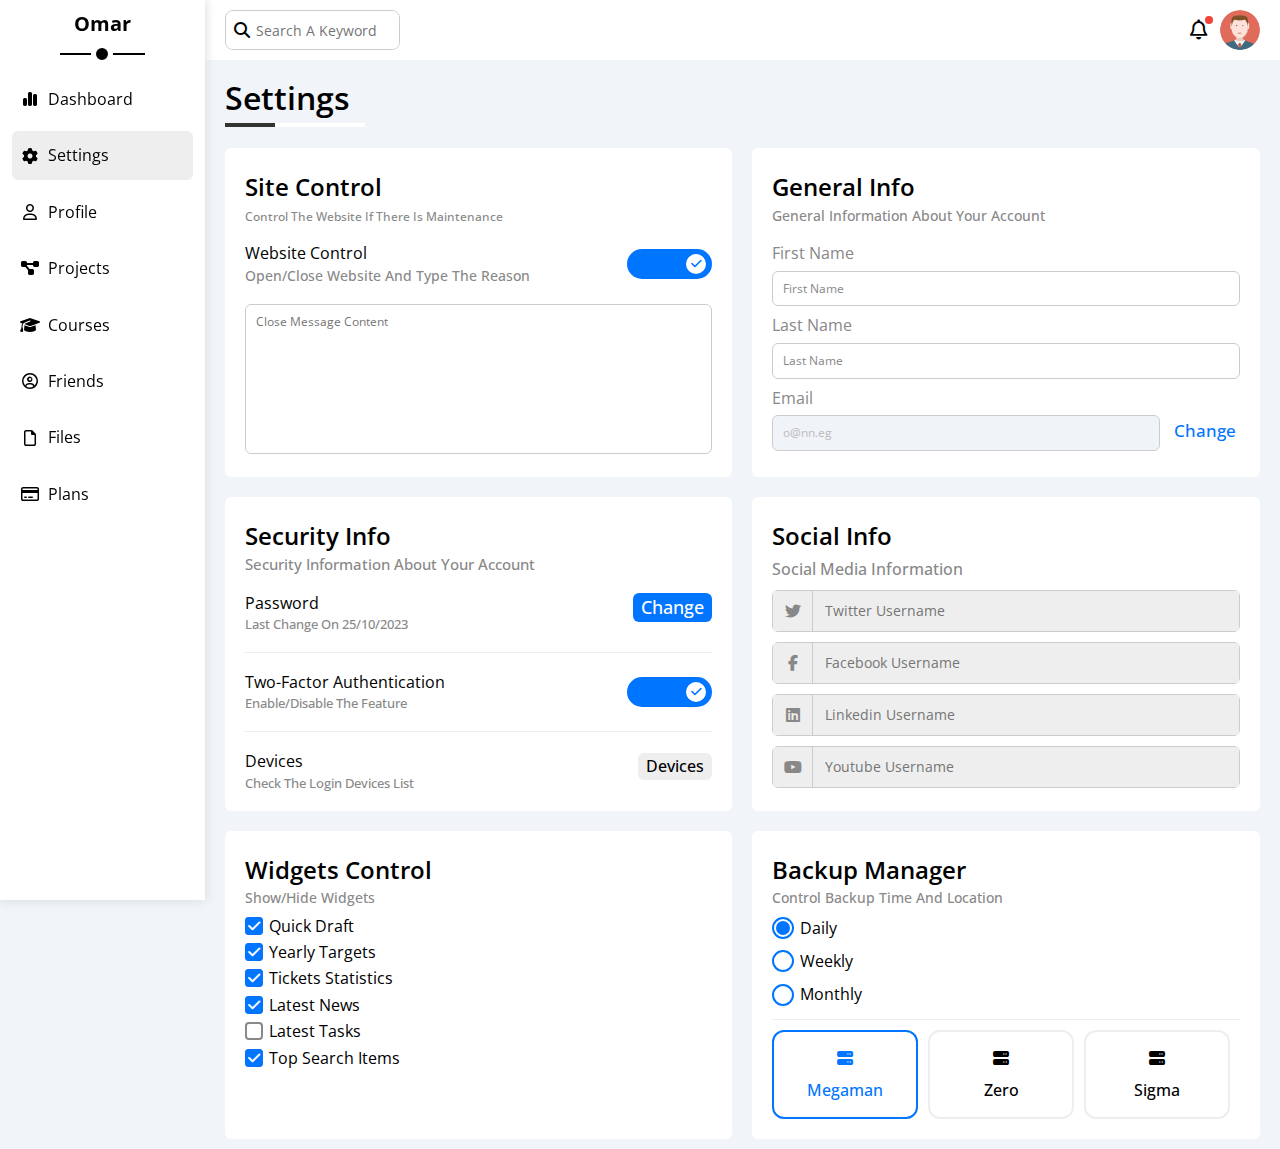
<file: pages/settings.html>
<!doctype html>
<html lang="en">
  <head>
    <meta charset="utf-8">
    <meta name="viewport" content="width=device-width, initial-scale=1.0">
    <title>Settings</title>
    <!-- Font Awesome Library -->
    <link rel="stylesheet" href="../css/all.min.css">
    <!-- Main CSS Files -->
    <link rel="stylesheet" href="../css/style.css">
    <link rel="stylesheet" href="../css/style-mobile.css">
    <!-- Framework -->
    <link rel="stylesheet" href="../css/my-new-framework.css">
    <!-- Render All Elements Normally -->
    <link rel="stylesheet" href="../css/normalize.css">
    <!-- Google Fonts -->
    <link rel="preconnect" href="https://fonts.googleapis.com">
    <link rel="preconnect" href="https://fonts.gstatic.com" crossorigin>
    <link href="https://fonts.googleapis.com/css2?family=Open+Sans:ital,wght@0,300..800;1,300..800&display=swap" rel="stylesheet">
  </head>
  <body>
    <div class="page">

      <!-- Sidebar Start -->
      
      <div class="sidebar p-12 sm:p-5 md:p-8 bg-white ps-f top-0 left-0 ds-flex flex-column center-y-flex">
        <p class="fw-b sm:fa-14 sm:mt-5 sm:mb-10 ps-rel fa-20 mb-20">Omar</p>
        <ul class="links center-y-flex mt-20 sm:fa-16 sm:mt-10 md:fa-14 w-full d-flex gap-8 flex-column pl-0 ls-none">
          <li>
            <a href="../index.html">
              <i class="fa-solid fa-chart-simple fa-fw"></i>
              <span>Dashboard</span>
            </a>
          </li>
          <li>
            <a href="settings.html" class="active">
              <i class="fa-solid fa-gear fa-fw"></i>
              <span>Settings</span>
            </a>
          </li>
          <li>
            <a href="profile.html">
              <i class="fa-regular fa-user fa-fw"></i>
              <span>Profile</span>
            </a>
          </li>
          <li>
            <a href="projects.html">
              <i class="fa-solid fa-diagram-project fa-fw"></i>
              <span>Projects</span>
            </a>
          </li>
          <li>
            <a href="courses.html">
              <i class="fa-solid fa-graduation-cap fa-fw"></i>
              <span>Courses</span>
            </a>
          </li>
          <li>
            <a href="friends.html">
              <i class="fa-regular fa-circle-user fa-fw"></i>
              <span>Friends</span>
            </a>
          </li>
          <li>
            <a href="files.html">
              <i class="fa-regular fa-file fa-fw"></i>
              <span>Files</span>
            </a>
          </li>
          <li>
            <a href="plans.html">
              <i class="fa-regular fa-credit-card fa-fw"></i>
              <span>Plans</span>
            </a>
          </li>
        </ul>
      </div>

      <!-- Sidebar End -->
    
      <!-- Content Start -->

      <div class="content ml-auto">
        <!-- Header Start -->

        <header class="bg-white gap-10 w-full d-flex space-between center-y-flex">
          <div class="search ps-rel d-flex center-y-flex rad-8 sm:rad-6 p-5 pl-20">
            <input type="text" placeholder="Search A Keyword" class="outl-none w-full sm:fa-12 fa-14 ml-10">
          </div>
          <div class="avatar-profile ds-flex gap-12 center-y-flex">
            <div class="icon ps-rel">
              <i class="fa-regular fa-bell fa-lg"></i>
            </div>
            <img src="../images/avatar.png" alt="avatar-img">
          </div>
        </header>

        <!-- Header End -->
      
        <!-- Settings Page Start -->

        <div class="settings m-20">
          <h1>Settings</h1>
          <div class="wrapper d-grid gap-20">

            <!-- Site Control Start -->

            <div class="site-control">
              <h2>Site Control</h2>
              <span class="fa-12">Control The Website If There Is Maintenance</span>
              <div class="check d-flex space-between mt-20 mb-20 center-y-flex">
                <div class="text">
                  <p class="sm:fa-14">Website Control</p>
                  <span class="fa-14 mt-5 sm:fa-10">Open/Close Website And Type The Reason</span>
                </div>
                <div class="custom-checkbox">
                  <input type="checkbox" checked>
                </div>
              </div>
              <textarea placeholder="Close Message Content" class="textarea-style"></textarea>
            </div>

            <!-- Site Control End -->

            <!-- General Info Start -->

            <div class="general-info">
              <h2>General Info</h2>
              <span class="fa-14 sm:fa-12">General Information About Your Account</span>
              <form class="d-flex flex-column gap-10 mt-20 sm:mt-15">
                <div class="first-name">
                  <label for="first-name">First Name</label>
                  <input type="text" placeholder="First Name" name="first-name" id="first-name">  
                </div>
                <div class="last-name">
                  <label for="last-name">Last Name</label>
                  <input type="text" placeholder="Last Name" name="last-name" id="last-name">
                </div>
                <div class="email">
                  <label for="Email">Email</label>
                  <div class="email-input">
                    <input type="email" placeholder="Your Email" value="o@nn.eg" disabled>
                    <a href="#" class="fa-17 c-blue fw-5 sm:fa-14">Change</a>
                  </div>
                </div>
              </form>
            </div>

            <!-- General Info End -->

            <!-- Security Info Start -->

            <div class="security-info sm:p-12">
              <h2>Security Info</h2>
              <span>Security Information About Your Account</span>
              <div>
                <div class="text">
                  <p>Password</p>
                  <span>Last Change On 25/10/2023</span>
                </div>
                <a href="#" class="button-shape bg-blue fa-18 sm:fa-14">Change</a>
              </div>
              <div>
                <div class="text">
                  <p>Two-Factor Authentication</p>
                  <span>Enable/Disable The Feature</span>
                </div>
                <div class="custom-checkbox">
                  <input type="checkbox" checked>
                </div>
              </div>
              <div>
                <div class="text">
                  <p>Devices</p>
                  <span>Check The Login Devices List</span>
                </div>
                <a href="#" class="button-shape">Devices</a>
              </div>
            </div>

            <!-- Security Info End -->

            <!-- Social Info Start -->

            <div class="social-info sm:p-12">
              <h2>Social Info</h2>
              <span class="mt-5 sm:fa-14 sm:mt-0">Social Media Information</span>
              <div class="infos d-flex flex-column gap-10 mt-12">
                <div class="info twitter">
                  <i class="fa-brands fa-twitter center-flex c-grey"></i>
                  <input type="text" name="twitter-name"
                  placeholder="Twitter Username">
                </div>
                <div class="info facebook">
                  <i class="fa-brands fa-facebook-f center-flex c-grey"></i>
                  <input type="text" name="facebook-username"
                  placeholder="Facebook Username">
                </div>
                <div class="info linkedin">
                  <i class="fa-brands fa-linkedin center-flex c-grey"></i>
                  <input type="text" name="linkedin-username"
                  placeholder="Linkedin Username">
                </div>
                <div class="info youtube">
                  <i class="fa-brands fa-youtube center-flex c-grey"></i>
                  <input type="text" name="youtube-name"
                  placeholder="Youtube Username">
                </div>
              </div>
            </div>

            <!-- Social Info End -->

            <!-- Widgets Control Start -->

            <div class="widgets-control sm:p-12 sm:pt-5">
              <h2>Widgets Control</h2>
              <span class="fa-14">Show/Hide Widgets</span>
              <div class="widgets d-flex flex-column gap-8 mt-10">
                <div class="widget">
                  <input type="checkbox" id="check-widget" checked class="ps-abs left-0 center-y-abs">
                  <label for="check-widget">Quick Draft</label>
                </div>
                <div class="widget">
                  <input type="checkbox" id="check-widget2" checked class="ps-abs left-0 center-y-abs">
                  <label for="check-widget2">Yearly Targets</label>
                </div>
                <div class="widget">
                  <input type="checkbox" id="check-widget3" checked class="ps-abs left-0 center-y-abs">
                  <label for="check-widget3">Tickets Statistics</label>
                </div>
                <div class="widget">
                  <input type="checkbox" id="check-widget4" checked class="ps-abs left-0 center-y-abs">
                  <label for="check-widget4">Latest News</label>
                </div>
                <div class="widget">
                  <input type="checkbox" id="check-widget5" class="ps-abs left-0 center-y-abs">
                  <label for="check-widget5">Latest Tasks</label>
                </div>
                <div class="widget">
                  <input type="checkbox" id="check-widget6" checked class="ps-abs left-0 center-y-abs">
                  <label for="check-widget6">Top Search Items</label>
                </div>
              </div>
            </div>

            <!-- Widgets Control End -->

            <!-- Backup Manager Start -->

            <div class="backup-manager sm:p-12 sm:pt-4">
              <h2>Backup Manager</h2>
              <span class="fa-14 sm:fa-12">Control Backup Time And Location</span>
              <div class="radios d-flex flex-column gap-15 mt-12">
                <div class="radio">
                  <input type="radio" id="radio-check-backup" checked name="time-radio">
                  <label for="radio-check-backup">Daily</label>
                </div>
                <div class="radio">
                  <input type="radio" id="radio-check-backup2" name="time-radio">
                  <label for="radio-check-backup2">Weekly</label>
                </div>
                <div class="radio">
                  <input type="radio" id="radio-check-backup3" name="time-radio">
                  <label for="radio-check-backup3">Monthly</label>
                </div>
              </div>
              <div class="plan-radios mt-10 d-flex sm:flex-column gap-10">
                <div class="plan-radio">
                  <input type="radio" name="plan" id="plan-radio" checked>
                  <i class="fa-solid fa-server d-block mb-10"></i>
                  <label for="plan-radio">Megaman</span>
                </div>
                <div class="plan-radio">
                  <input type="radio" name="plan" id="plan-radio-2">
                  <i class="fa-solid fa-server d-block mb-10"></i>
                  <label for="plan-radio-2">Zero</span>
                </div>
                <div class="plan-radio">
                  <input type="radio" name="plan" id="plan-radio-3">
                  <i class="fa-solid fa-server d-block mb-10"></i>
                  <label for="plan-radio-3">Sigma</span>
                </div>
              </div>
            </div>

            <!-- Backup Manager End -->

          </div>
        </div>

        <!-- Settings Page End -->

      </div>

      <!-- Content End -->

    </div>
  </body>
</html>
</file>
<file: css/style.css>
/* Global Rules Start */

* {
  padding: 0;
  margin: 0;
  -o-box-sizing: border-box;
  -moz-box-sizing: border-box;
  box-sizing: border-box;
}

:root {
  --blue-color: #0075ff;
  --blue-alt-color: #0d69d5;
  --orange-color: #f59e0b;
  --green-color: #22c55e;
  --red-color: #f44336;
  --grey-color: #888;
  scroll-behavior: smooth;
  scrollbar-width: none;
  -ms-overflow-style: none;
}

::-webkit-scrollbar {
  display: none;
}

body {
  font-family: "Open Sans", sans-serif;
  background-color: #f1f5f9;
}

a, span {
  display: inline-block;
}

a {
  text-decoration: none;
  color: initial;
}

h1,
h2,
h3,
h4,
h5,
h6 {
  font-weight: 600;
}

.button-shape {
  display: block;
  width: fit-content;
  margin: 0;
  margin-bottom: 10px !important;
  padding: 4px 8px;
  border: none;
  outline: none;
  color: white;
  font-weight: 500;
  -webkit-border-radius: 6px;
  -moz-border-radius: 6px;
  -ms-border-radius: 6px;
  -o-border-radius: 6px;
  border-radius: 6px;
}

/* Global Rules End */

/* Page Start */

.sidebar {
  width: 16vw;
  height: 100vh;
  box-shadow: 0 0 10px 1px #ddd;
}

.content {
  width: 84vw;
}

/* Page End */

/* Sidebar Start */

li:has(.active) {
  background-color: #eee;
}

.sidebar p::before {
  content: "";
  width: 150%;
  height: 2px;
  background-color: black;
  position: absolute;
  left: -25%;
  bottom: -20px;
}

.sidebar p::after {
  content: "";
  width: 12px;
  height: 12px;
  background-color: black;
  border: 5px solid white;
  position: absolute;
  left: 50%;
  bottom: calc(-20px - 10px);
  -webkit-border-radius: 50%;
  -moz-border-radius: 50%;
  -ms-border-radius: 50%;
  -o-border-radius: 50%;
  border-radius: 50%;
  -webkit-transform: translateX(-50%);
  -moz-transform: translateX(-50%);
  -ms-transform: translateX(-50%);
  -o-transform: translateX(-50%);
  transform: translateX(-50%);
}

.sidebar .links li {
  display: flex;
  width: 100%;
  align-items: center;
  overflow: hidden;
  -webkit-border-radius: 6px;
  -moz-border-radius: 6px;
  -ms-border-radius: 6px;
  -o-border-radius: 6px;
  border-radius: 6px;
  -webkit-transition: .5s;
  -moz-transition: .5s;
  -ms-transition: .5s;
  -o-transition: .5s;
  transition: .5s;
}

.sidebar .links li:hover {
  background-color: #eee;
  cursor: pointer;
}

.sidebar .links a {
  padding: 15px 8px;
  width: 100%;
  display: block;
  display: flex;
  gap: 8px;
  align-items: center;
}

/* Sidebar End */

/* Header Start */

header {
  height: 60px;
  padding-left: 20px;
  padding-right: 20px;
}

header input {
  border: none;
  position: absolute;
  left: -10px;
  padding-left: 30px;
  width: 100%;
  height: 100%;
}

header .search {
  height: 40px;
  border: 1px solid #ccc;
  width: 175px;
  overflow: hidden;
  -webkit-transition: .3s;
  -moz-transition: .3s;
  -ms-transition: .3s;
  -o-transition: .3s;
  transition: .3s;
}

header .search:has(:focus) {
  width: 220px;
}

header .search::before {
  content: "\f002";
  font-family: "Font Awesome 6 Free";
  font-weight: 900;
  position: absolute;
  top: 50%;
  left: 8px;
  z-index: 2;
  pointer-events: none;
  -webkit-transform: translateY(-50%);
  -moz-transform: translateY(-50%);
  -ms-transform: translateY(-50%);
  -o-transform: translateY(-50%);
  transform: translateY(-50%);
}

header img {
  width: 40px;
  -webkit-border-radius: 50%;
  -moz-border-radius: 50%;
  -ms-border-radius: 50%;
  -o-border-radius: 50%;
  border-radius: 50%;
}

header .icon::before {
  content: "";
  background-color: var(--red-color);
  width: 8px;
  height: 8px;
  position: absolute;
  top: -5px;
  right: -5px;
  -webkit-border-radius: 50%;
  -moz-border-radius: 50%;
  -ms-border-radius: 50%;
  -o-border-radius: 50%;
  border-radius: 50%;
}

/* Header End */

/* Dashboard Start */

h1 {
  margin-top: 0 !important;
  position: relative;
}

h1::before {
  content: "";
  width: 140px;
  height: 4px;
  background-color: white;
  position: absolute;
  left: 0;
  bottom: -10px;
}

h1::after {
  content: "";
  width: 50px;
  height: 4px;
  background-color: #333;
  position: absolute;
  left: 0;
  bottom: -10px;
}

.wrapper {
  grid-template-columns: repeat(auto-fit, minmax(400px, 1fr));
  -webkit-transform: translateY(10px);
  -moz-transform: translateY(10px);
  -ms-transform: translateY(10px);
  -o-transform: translateY(10px);
  transform: translateY(10px);
}

.wrapper > div {
  background-color: white;
  padding: 20px;
  -webkit-border-radius: 6px;
  -moz-border-radius: 6px;
  -ms-border-radius: 6px;
  -o-border-radius: 6px;
  border-radius: 6px;
  overflow: hidden;
}

h2 {
  margin: 5px 0;
}

.wrapper span {
  color: var(--grey-color);
  font-weight: 500;
}

/* Dashboard End */

/* Welcome Start */

.welcome img:not(:last-child) {
  width: 150px;
  display: none;
}

.welcome .intro img:last-child {
  position: absolute;
  width: 60px;
  border: 3px solid white;
  box-shadow: 0 0 10px 1px #ddd;
  left: 10px;
  bottom: 0;
  -webkit-border-radius: 50%;
  -moz-border-radius: 50%;
  -ms-border-radius: 50%;
  -o-border-radius: 50%;
  border-radius: 50%;
  -webkit-transform: translateY(50%);
  -moz-transform: translateY(50%);
  -ms-transform: translateY(50%);
  -o-transform: translateY(50%);
  transform: translateY(50%);
}

@media (min-width: 768px) {
  .welcome .intro img:not(:last-child) {
    display: initial;
  }
}

.welcome .body {
  justify-content: space-around;
  border-top: 1px solid #eee;
  border-bottom: 1px solid #eee;
  text-align: center;
  margin-top: 40px;
  margin-bottom: 10px;
}

.welcome .body span {
  margin-top: 5px;
}

.welcome .intro {
  background-color: #eee;
  padding: 20px;
  justify-content: space-between;
  height: 120px;
}

/* Welcome End */

/* Quick Draft Start */

.quick-draft input:not(.button-shape),
.quick-draft textarea {
  border: none;
  outline: none;
  background-color: #eee;
  padding: 10px;
  resize: none;
  font-size: 13px;
  -webkit-border-radius: 6px;
  -moz-border-radius: 6px;
  -ms-border-radius: 6px;
  -o-border-radius: 6px;
  border-radius: 6px;
}

.quick-draft textarea {
  height: 110px;
  line-height: 1.5;
}

/* Quick Draft End */

/* Yearly Targets Start */

.yearly-targets .target-bar {
  width: 100%;
}

.yearly-targets i {
  min-width: 80px;
  height: 80px;
  display: flex;
  justify-content: center;
  align-items: center;
}

.yearly-targets .money i {
  background-color: #0075ff33;
}

.yearly-targets .projectsss i {
  background-color: #f59e0b33;
}

.yearly-targets .team i {
  background-color: #22c55e33;
}

.yearly-targets .target,
.yearly-targets .targetss {
  display: flex;
  align-items: center;
  gap: 10px;
}

.yearly-targets .target-bar {
  display: flex;
  flex-direction: column;
  gap: 4px;
}

.yearly-targets p {
  font-weight: bold;
}

.yearly-targets .bar {
  width: 100%;
  height: 3px;
  position: relative;
}

.yearly-targets .money .bar {
  background-color: #0075ff33;
}

.yearly-targets .projectsss .bar {
  background-color: #f59e0b33;
}

.yearly-targets .team .bar {
  background-color: #22c55e33;
}

.yearly-targets .bar::before {
  content: "";
  height: inherit;
  width: 80%;
  background-color: var(--blue-color);
  position: absolute;
}

.yearly-targets .projectsss .bar::before {
  width: 55%;
  background-color: var(--orange-color);
}

.yearly-targets .team .bar::before {
  width: 75%;
  background-color: var(--green-color);
}

.yearly-targets .bar span {
  position: absolute;
  padding: 2px 4px;
  left: 80%;
  top: -20px;
  display: flex;
  justify-content: center;
  align-items: center;
  transform: translate(-50%, -50%);
  font-size: 14px;
  border-radius: 6px;
  -webkit-border-radius: 6px;
  -moz-border-radius: 6px;
  -ms-border-radius: 6px;
  -o-border-radius: 6px;
  color: white;
  background-color: var(--blue-color);
  -webkit-transform: translate(-50%, -50%);
  -moz-transform: translate(-50%, -50%);
  -ms-transform: translate(-50%, -50%);
  -o-transform: translate(-50%, -50%);
}

.yearly-targets .projectsss span {
  left: 55%;
}

.yearly-targets .team span {
  left: 75%;
}

.yearly-targets .bar span::before {
  content: "";
  position: absolute;
  left: 50%;
  bottom: -14px;
  z-index: -1;
  transform: translateX(-50%);
  border: 10px solid transparent;
  border-top-color: var(--blue-color);
  -webkit-transform: translateX(-50%);
  -moz-transform: translateX(-50%);
  -ms-transform: translateX(-50%);
  -o-transform: translateX(-50%);
}

.yearly-targets .projectsss span::before {
  border-top-color: var(--orange-color);
}

.yearly-targets .team span::before {
  border-top-color: var(--green-color);
}

.yearly-targets .projectsss .bar span {
  background-color: var(--orange-color);
}

.yearly-targets .team .bar span {
  background-color: var(--green-color);
}

/* Yearly Targets End */

/* Tickets Statistics Start */

.tickets-statistics .stat {
  border-radius: 6px;
  border: 1px solid #ccc;
  -webkit-border-radius: 6px;
  -moz-border-radius: 6px;
  -ms-border-radius: 6px;
  -o-border-radius: 6px;
  display: flex;
  flex-direction: column;
  justify-content: center;
  align-items: center;
  width: calc(50% - 10px);
  padding: 20px 0;
  gap: 5px;
}

.tickets-statistics .stats {
  display: flex;
  gap: 10px;
  flex-wrap: wrap;
}

.tickets-statistics .stat p {
  font-weight: bold;

  font-size: 30px;
}

/* Tickets Statistics End */

/* Latest News Start */

.latest-news img {
  width: 100px;
  border-radius: 6px;
  -webkit-border-radius: 6px;
  -moz-border-radius: 6px;
  -ms-border-radius: 6px;
  -o-border-radius: 6px;
}

.latest-news .time {
  padding: 3px 6px;
  background-color: #eee;
  font-size: 14px;
  margin-left: auto;
  height: fit-content;
  border-radius: 4px;
  -webkit-border-radius: 4px;
  -moz-border-radius: 4px;
  -ms-border-radius: 4px;
  -o-border-radius: 4px;
}

.latest-news .new {
  display: flex;
  align-items: center;
  gap: 10px;
  padding: 20px 0;
}

.latest-news .new:not(:last-child) {
  border-bottom: 1px solid #eee;
}

.latest-news .text p {
  font-weight: 600;
  font-size: 18px;
  margin-bottom: 5px;
}

.latest-news .text span {
  font-size: 14px;
}

/* Latest News End */

/* Latest Tasks Start */

.latest-tasks i {
  transition: .5s;
  -webkit-transition: .5s;
  -moz-transition: .5s;
  -ms-transition: .5s;
  -o-transition: .5s;
}

.latest-tasks i:hover {
  cursor: pointer;
  color: var(--red-color);
}

.latest-tasks .del.task {
  opacity: .3;
}

.latest-tasks .del span,
.latest-tasks .del p {
  text-decoration: line-through;
}

.latest-tasks .task {
  padding: 20px 0;
  display: flex;
  align-items: center;
  justify-content: space-between;
}

.latest-tasks .task .text p {
  margin-bottom: 5px;
  font-size: 14px;
  font-weight: bold;
}

.latest-tasks .task:not(:last-child) {
  border-bottom: 1px solid #ccc;
}

/* Latest Tasks End */

/* Top Search Items Start */

.top-search-items .keyword {
  display: flex;
  justify-content: space-between;
  align-items: center;
  padding: 5px 0;
}

.top-search-items .keyword:not(:first-child) span {
  border-radius: 5px;
  background-color: #eee;
  padding: 3px 7px;
  color: black;
  font-size: 14px;
  -webkit-border-radius: 5px;
  -moz-border-radius: 5px;
  -ms-border-radius: 5px;
  -o-border-radius: 5px;
}

.top-search-items p {
  font-weight: 600;
}

/* Top Search Items End */

/* Latest Uploads Start */

.latest-uploads img {
  width: 40px;
  height: 40px;
}

.latest-uploads .upload {
  display: flex;
  align-items: center;
  gap: 10px;
  padding: 15px 0;
}

.latest-uploads .upload:not(:last-child) {
  border-bottom: 1px solid #eee;
}

.latest-uploads .size {
  margin-left: auto;
  font-size: 14px;
  padding: 5px;
  background-color: #eee;
  border-radius: 5px;
  height: fit-content;
  -webkit-border-radius: 5px;
  -moz-border-radius: 5px;
  -ms-border-radius: 5px;
  -o-border-radius: 5px;
}

.latest-uploads .text p {
  margin-bottom: 5px;
}

/* Latest Uploads End */

/* Last Project Progress Start */

.last-project-progress .progress {
  position: relative;
  display: flex;
  align-items: center;
  font-weight: 500;
  padding: 15px 0;
  padding-left: 35px;
}

.last-project-progress .progress::before {
  content: "";
  position: absolute;
  width: 20px;
  height: 20px;
  left: 0;
  background-color: var(--blue-color);
  border: 2px solid white;
  outline: 2px solid var(--blue-color);
  border-radius: 50%;
  -webkit-border-radius: 50%;
  -moz-border-radius: 50%;
  -ms-border-radius: 50%;
  -o-border-radius: 50%;
  z-index: 2;
}

.last-project-progress .progress:not(:last-child)::after {
  content: "";
  position: absolute;
  height: 50px;
  width: 2px;
  background-color: var(--blue-color);
  left: 11px;
  top: 50%;
}

.last-project-progress .progress:last-child::before {
  background-color: white;
}

.last-project-progress .progress:nth-last-child(2)::before {
  animation: change-color .8s infinite alternate;
  -webkit-animation: change-color .8s infinite alternate;
}

@keyframes change-color {
  from {
    background-color: var(--blue-color);
  }

  to {
    background-color: white;
  }
}

/* Last Project Progress End */

/* Reminders Start */

.reminder {
  position: relative;
  margin: 15px 0;
  padding: 5px 0;
  display: flex;
  padding-left: 40px;
  flex-direction: column;
  justify-content: space-between;
  gap: 5px;
}

.reminders span {
  font-size: 14px;
}

.reminder::before {
  content: "";
  width: 15px;
  height: 15px;
  position: absolute;
  left: 0;
  top: 50%;
  transform: translateY(-50%);
  background-color: var(--blue-color);
  border-radius: 50%;
  -webkit-border-radius: 50%;
  -moz-border-radius: 50%;
  -ms-border-radius: 50%;
  -o-border-radius: 50%;
  -webkit-transform:;
  -moz-transform:;
  -ms-transform:;
  -o-transform:;
}

.reminder::after {
  content: "";
  background-color: var(--blue-color);
  width: 2px;
  height: 100%;
  position: absolute;
  left: 27px;
  top: 50%;
  transform: translateY(-50%);
  -webkit-transform: translateY(-50%);
  -moz-transform: translateY(-50%);
  -ms-transform: translateY(-50%);
  -o-transform: translateY(-50%);
}

.reminder:nth-child(2)::before,
.reminder:nth-child(2)::after {
  background-color: var(--green-color);
}

.reminder:nth-child(3)::before,
.reminder:nth-child(3)::after {
  background-color: var(--orange-color);
}

.reminder:last-child::before,
.reminder:last-child::after {
  background-color: var(--red-color);
}

.reminders p {
  font-weight: 600;
}

/* Reminders End */

/* Latest Post Start */

.latest-post img {
  width: 48px;
  height: 48px;
  border-radius: 50%;
  -webkit-border-radius: 50%;
  -moz-border-radius: 50%;
  -ms-border-radius: 50%;
  -o-border-radius: 50%;
}

.latest-post .post {
  border-top: 1px solid #eee;
}

.latest-post .post {
  line-height: 1.5;
  margin-bottom: 45px;
}

.latest-post .likes input {
  position: absolute;
  left: 0;
  top: 0;
  width: 100%;
  opacity: 0;
  height: 100%;
}

.latest-post .likes .c-red {
  display: none;
}

.latest-post .likes:has(:checked) i {
  display: none;
}

.latest-post .likes:has(:checked) .c-red {
  display: initial;
}

.latest-post .likes-comments {
  border-top: 1px solid #eee;
  bottom: 0;
  left: 20px;
  width: calc(100% - 40px);
  height: 50px;
}

.latest-post .comments {
  right: 0;
}

.latest-post .likes *:not(input) {
  pointer-events: none;
}

/* Latest Post End */

/* Social Media Stats Start */

.social-media-stats .stat {
  display: flex;
  gap: 20px;
  background-color: #1da1f233;
  color: #1da1f2;
  align-items: center;
}

.social-media-stats .stat i {
  min-width: 60px;
  min-height: 60px;
  display: flex;
  justify-content: center;
  align-items: center;
  background-color: #1da1f2;
}

.social-media-stats p {
  font-weight: 500;
}

.social-media-stats a {
  margin-left: auto;
  font-size: 14px;
  background-color: #1da1f2;
  margin-right: 20px;
  margin-bottom: 0 !important;
}

.social-media-stats .stat.facebook {
  background-color: #1877f233;
  color: #1877f2;
}

.social-media-stats .facebook i {
  background-color: #1877f2;
}

.social-media-stats .facebook a {
  background-color: #1877f2;
}

.social-media-stats .youtube {
  background-color: #ff000033;
  color: red;
}

.social-media-stats .youtube i {
  background-color: red;
}

.social-media-stats .youtube a {
  background-color: red;
}

.social-media-stats .linkedin {
  background-color: #0077b533;
  color: #0077b5;
}

.social-media-stats .linkedin i {
  background-color: #0077b5;
}

.social-media-stats .linkedin a {
  background-color: #0077b5;
}

/* Social Media Stats End */

/* Projects Start */

.projects {
  min-width: calc(100vw - 16vw - 40px);
}

@media (min-width: 768px) and (max-width: 1200px) {
  .projects td {
    font-size: 12px;
  }
  
  .projects td:first-child {
    min-width: 140px;
    text-align: center !important;
  }

  .projects td:nth-child(2) {
    min-width: 110px;
  }

  .projects td:nth-child(3) {
    min-width: 130px;
  }

  .projects td:last-child span {
    font-size: 10px !important;
    min-width: 70px;
  }

  .projects th {
    font-size: 14px !important;
    min-width: 50px !important;
  }
}

.projects .table {
  overflow-x: auto;
}

.projects table {
  border-collapse: collapse;
  width: 100%;
}

.projects th {
  background-color: #eee;
}

.projects th,
.projects td {
  text-align: center;
  padding: 15px;
  border: 1px solid #eee;
}

.projects td:first-child {
  text-align: left;
}

.projects tr {
  transition: .5s;
  -webkit-transition: .5s;
  -moz-transition: .5s;
  -ms-transition: .5s;
  -o-transition: .5s;
}

.projects img {
  width: 32px;
  height: 32px;
  margin-left: -15px;
  border: 3px solid white;
  border-radius: 50%;
  -webkit-border-radius: 50%;
  -moz-border-radius: 50%;
  -ms-border-radius: 50%;
  -o-border-radius: 50%;
}

.projects .images {
  display: flex;
  justify-content: center;
  -webkit-transform: translateX(5px);
  -moz-transform: translateX(15px);
  -ms-transform: translateX(15px);
  -o-transform: translateX(15px);
}

.projects td:last-child {
  width: 200px;
}

.projects td:last-child span {
  color: white;
  display: flex;
  justify-content: center;
  margin-left: auto;
  margin-right: auto;
  font-size: 14px;
  width: 60%;
  padding: 4px 8px;
  border-radius: 6px;
  -webkit-border-radius: 6px;
  -moz-border-radius: 6px;
  -ms-border-radius: 6px;
  -o-border-radius: 6px;
}

.projects .pending {
  background-color: var(--orange-color);
}

.projects .in-progress {
  background-color: var(--blue-color);
}

.projects .completed {
  background-color: var(--green-color);
}

.projects .rejected {
  background-color: var(--red-color);
}

.projects tr:hover {
  background-color: #f6f6f6;
}

@media (min-width: 768px) and (max-width: 1200px) {
  .projects td:last-child span {
    width: fit-content;
  }
}

/* Projects End */

/* Settings Page Start */

/* Site Control Start */

.custom-checkbox {
  position: relative;
  background-color: #eee;
  height: 30px;
  width: 85px;
  border-radius: 20px;
  -webkit-border-radius: 20px;
  -moz-border-radius: 20px;
  -ms-border-radius: 20px;
  -o-border-radius: 20px;
  transition: .5s;
  -webkit-transition: .5s;
  -moz-transition: .5s;
  -ms-transition: .5s;
  -o-transition: .5s;
}

.custom-checkbox:has(:checked) {
  background-color: var(--blue-color);
}

.custom-checkbox::before {
  content: "\58";
  font-family: "Font Awesome 6 Free";
  width: 20px;
  height: 20px;
  background-color: white;
  left: 6px;
  top: 50%;
  z-index: 2;
  position: absolute;
  font-weight: 900;
  display: flex;
  justify-content: center;
  align-items: center;
  color: #eee;
  transition: .5s;
  font-size: 12px;
  transform: translateY(-50%);
  border-radius: 50%;
  -webkit-border-radius: 50%;
  -moz-border-radius: 50%;
  -ms-border-radius: 50%;
  -o-border-radius: 50%;
  -webkit-transform: translateY(-50%);
  -moz-transform: translateY(-50%);
  -ms-transform: translateY(-50%);
  -o-transform: translateY(-50%);
  -webkit-transition: .5s;
  -moz-transition: .5s;
  -ms-transition: .5s;
  -o-transition: .5s;
}

.custom-checkbox:has(:checked)::before {
  left: calc(100% - 26px);
  content: "\f00c";
  color: var(--blue-color);
}

.custom-checkbox input {
  position: absolute;
  width: 100%;
  height: 100%;
  opacity: 0;
}

.custom-checkbox:hover,
.custom-checkbox *:hover {
  cursor: pointer;
}

.textarea-style {
  outline: none;
  padding: 10px;
  border: 1px solid #ccc;
  width: 100%;
  height: 150px;
  font-size: 12px;
  resize: none;
  border-radius: 6px;
  -webkit-border-radius: 6px;
  -moz-border-radius: 6px;
  -ms-border-radius: 6px;
  -o-border-radius: 6px;
}

/* Site Control End */

/* General Info Start */

.general-info form > div {
  display: flex;
  flex-direction: column;
  gap: 8px;
}

.general-info label {
  color: var(--grey-color);
}

.general-info input::placeholder {
  color: var(--grey-color);
}

.general-info input {
  padding: 10px;
  font-size: 12px;
  color: var(--blue-color);
  caret-color: var(--blue-color);
  border: 1px solid #ccc;
  outline: none;
  border-radius: 6px;
  -webkit-border-radius: 6px;
  -moz-border-radius: 6px;
  -ms-border-radius: 6px;
  -o-border-radius: 6px;
}

.general-info input:disabled {
  color: #bbb;
  background-color: #f0f4f8;
  cursor: no-drop;
  width: calc(100% - 80px);
  margin-right: 10px;
}

/* General Info End */

/* Security Info Start */

.security-info > div:last-child a {
  background-color: #eee;
  color: black;
}

.security-info > div {
  display: flex;
  align-items: center;
  justify-content: space-between;
  padding: 20px 0;
  border-bottom: 1px solid #eee;
}

.security-info > div:last-child {
  border-bottom: none;
  padding-bottom: 0;
}

.security-info .text {
  display: flex;
  flex-direction: column;
  gap: 5px;
}

.security-info span {
  font-size: 13px;
}

.security-info > span {
  font-size: 15px;
}

/* Security Info End */

/* Social Info Start */

.social-info .info {
  display: flex;
  border: 1px solid #ccc;
  border-radius: 6px;
  -webkit-border-radius: 6px;
  -moz-border-radius: 6px;
  -ms-border-radius: 6px;
  -o-border-radius: 6px;
}

.social-info .info input {
  border: none;
  outline: none;
  padding-left: 12px;
  background-color: #eee;
  width: 100%;
  font-size: 14px;
}

.social-info .info i {
  min-width: 40px;
  height: 40px;
  background-color: #eee;
  border-right: 1px solid #ccc;
  transition: .5s;
  -webkit-transition: .5s;
  -moz-transition: .5s;
  -ms-transition: .5s;
  -o-transition: .5s;
}

.social-info .info:has(:focus) i {
  color: black !important;
}

/* Social Info End */

/* Widgets Control Start */

.widgets-control label {
  position: relative;
  padding-left: 24px;
}

.widgets-control label::before {
  content: "";
  min-width: 14px;
  height: 14px;
  position: absolute;
  border: 2px solid var(--grey-color);
  border-radius: 4px;
  -webkit-border-radius: 4px;
  -moz-border-radius: 4px;
  -ms-border-radius: 4px;
  -o-border-radius: 4px;
  transition: .5s;
  -webkit-transition: .5s;
  -moz-transition: .5s;
  -ms-transition: .5s;
  -o-transition: .5s;
  top: 50%;
  left: 0;
  transform: translateY(-50%);
  -webkit-transform: translateY(-50%);
  -moz-transform: translateY(-50%);
  -ms-transform: translateY(-50%);
  -o-transform: translateY(-50%);
}

.widgets-control .widget:has(input:hover) label::before {
  border-color: var(--blue-color);
}

.widgets input:hover {
  cursor: pointer;
}

.widgets-control .widget {
  position: relative;
}

.widgets-control label::after {
  content: "\f00c";
  font-family: "Font Awesome 6 Free";
  font-weight: 700;
  font-size: 14px;
  display: flex;
  justify-content: center;
  align-items: center;
  position: absolute;
  left: 9px;
  top: 50%;
  width: 0;
  height: 0;
  background-color: var(--blue-color);
  color: transparent;
  border-radius: 4px;
  transition: .5s;
  transform: translate(-50%, -50%) rotate(1.5turn);
  -webkit-transform: translate(-50%, -50%) rotate(1.5turn);
  -moz-transform: translate(-50%, -50%) rotate(1.5turn);
  -ms-transform: translate(-50%, -50%) rotate(1.5turn);
  -o-transform: translate(-50%, -50%) rotate(1.5turn);
  -webkit-transition: .5s;
  -moz-transition: .5s;
  -ms-transition: .5s;
  -o-transition: .5s;
  -webkit-border-radius: 4px;
  -moz-border-radius: 4px;
  -ms-border-radius: 4px;
  -o-border-radius: 4px;
}

.widgets-control .widget:has(:checked) label::after {
  width: 18px;
  color: white;
  height: 18px;
  transform: translate(-50%, -50%) rotate(0);
  -webkit-transform: translate(-50%, -50%) rotate(0);
  -moz-transform: translate(-50%, -50%) rotate(0);
  -ms-transform: translate(-50%, -50%) rotate(0);
  -o-transform: translate(-50%, -50%) rotate(0);
}

.widget input {
  opacity: 0;
  min-width: 18px;
  z-index: 2;
  height: 18px;
}

/* Widgets Control End */

/* Backup Manager Start */

.backup-manager .radio {
  display: flex;
  align-items: center;
  position: relative;
  padding-left: 28px;
}

.backup-manager .radios {
  border-bottom: 1px solid #eee;
  padding-bottom: 15px;
}

.backup-manager .radio input {
  position: absolute;
  width: 22px;
  opacity: 0;
  height: 22px;
  z-index: 2;
  left: 0;
  top: 50%;
  transform: translateY(-50%);
  -webkit-transform: translateY(-50%);
  -moz-transform: translateY(-50%);
  -ms-transform: translateY(-50%);
  -o-transform: translateY(-50%);
}

.backup-manager .radio::before {
  content: "";
  border: 2px solid var(--blue-color);
  width: 18px;
  height: 18px;
  position: absolute;
  left: 0;
  border-radius: 50%;
  -webkit-border-radius: 50%;
  -moz-border-radius: 50%;
  -ms-border-radius: 50%;
  -o-border-radius: 50%;
}

.backup-manager .radio::after {
  content: "";
  left: 11px;
  border-radius: 50%;
  top: 50%;
  background-color: var(--blue-color);
  width: 0;
  position: absolute;
  height: 0;
  transform: translate(-50%, -50%);
  -webkit-transform: translate(-50%, -50%);
  -moz-transform: translate(-50%, -50%);
  -ms-transform: translate(-50%, -50%);
  -o-transform: translate(-50%, -50%);
  -webkit-border-radius: 50%;
  -moz-border-radius: 50%;
  -ms-border-radius: 50%;
  -o-border-radius: 50%;
  transition: .3s;
  -webkit-transition: .3s;
  -moz-transition: .3s;
  -ms-transition: .3s;
  -o-transition: .3s;
}

.backup-manager .radio:has(:checked)::after {
  width: 14px;
  height: 14px;
}

.backup-manager .plan-radio {
  width: calc(calc(100% / 3) - 10px);
  border: 2px solid #eee;
  padding: 18px 0;
  display: flex;
  flex-direction: column;
  gap: 5px;
  align-items: center;
  border-radius: 12px;
  -webkit-border-radius: 12px;
  -moz-border-radius: 12px;
  -ms-border-radius: 12px;
  -o-border-radius: 12px;
  position: relative;
  transition: .5s;
  -webkit-transition: .5s;
  font-weight: 500;
  -moz-transition: .5s;
  -ms-transition: .5s;
  -o-transition: .5s;
}

.backup-manager .plan-radio input {
  width: 100%;
  height: 100%;
  position: absolute;
  left: 0;
  top: 0;
  opacity: 0;
  z-index: 2;
}

.backup-manager .plan-radio input:hover {
  cursor: pointer;
}

.backup-manager .plan-radio:has(:checked) {
  border-color: var(--blue-color);
  color: var(--blue-color);
}

/* Backup Manager End */

/* Settings Page End */

/* Profile Page Start */

.overview img {
  width: 120px;
  height: 120px;
}

@media (min-width: 768px) and (max-width: 1200px) {
  .overview .info .text {
    display: flex;
    margin-top: 10px;
    gap: 10px;
    flex-direction: column;
    margin-bottom: 0px;
  }

  .overview .info p {
    position: static !important;
  }
}

.overview {
  padding-top: 0 !important;
}

.overview .level-bar {
  width: 70%;
  background-color: #eee;
  height: 6px;
  border-radius: 6px;
  -webkit-border-radius: 6px;
  -moz-border-radius: 6px;
  -ms-border-radius: 6px;
  -o-border-radius: 6px;
}

.overview .level-bar::before {
  content: "";
  position: absolute;
  left: 0;
  height: inherit;
  width: 70%;
  background-color: var(--blue-color);
  border-radius: 6px;
  -webkit-border-radius: 6px;
  -moz-border-radius: 6px;
  -ms-border-radius: 6px;
  -o-border-radius: 6px;
}

.overview .custom-checkbox {
  width: 70px;
  height: 20px;
}

.overview .custom-checkbox::before {
  width: 16px;
  height: 16px;
  left: 3px;
}

.overview .custom-checkbox:has(:checked)::before {
  left: calc(100% - 3px - 16px);
}

.overview p:has(span) {
  font-size: 14px;
}

.overview .text {
  position: relative;
  margin-top: 10px;
  margin-bottom: 10px;
}

.overview .text p {
  position: absolute;
  top: 50%;
  transform: translateY(-50%);
  -webkit-transform: translateY(-50%);
  -moz-transform: translateY(-50%);
  -ms-transform: translateY(-50%);
  -o-transform: translateY(-50%);
}

.overview .info:not(:last-child) {
  border-bottom: 1px solid #eee;
}

.overview .text p:first-child {
  left: 0;
}

.overview .text p:nth-child(2) {
  left: 33%;
}

.overview .text p:last-child {
  left: 66%;
}

.overview .info {
  display: flex;
  flex-direction: column;
  gap: 10px;
  padding: 20px;
  transition: .5s;
  -webkit-transition: .5s;
  -moz-transition: .5s;
  -ms-transition: .5s;
  -o-transition: .5s;
}

.overview .info:hover {
  background-color: #f9f9f9;
}

.overview .infos {
  width: 100%;
}

.overview .info > p {
  font-weight: 500;
  color: var(--grey-color);
}

.overview span {
  font-weight: 500;
}

.overview .person {
  width: 300px;
}

.overview .infos::before {
  content: "";
  position: absolute;
  height: 60%;
  left: -1px;
  width: 1px;
  background-color: #eee;
  top: 20%;
}

/* Overview End */

/* Other Data Start */

.other-data {
  padding: 0 !important;
  display: flex;
  gap: 20px;
  background-color: #f1f5f9 !important;
  flex-wrap: wrap;
}

.other-data > div {
  background-color: white;
  padding: 20px;
  padding-top: 15px;
  border-radius: 6px;
  -webkit-border-radius: 6px;
  -moz-border-radius: 6px;
  -ms-border-radius: 6px;
  -o-border-radius: 6px;
}

.other-data > div > span {
  font-size: 14px;
  margin-top: 5px;
}

.other-data h2 {
  margin: 0;
  font-weight: 600;
  font-size: 24px;
}

/* Other Data End */

/* My Skills Start */

.my-skills {
  flex-grow: 1;
}

.my-skills .skills-set {
  padding: 15px 0;
  display: flex;
  gap: 5px;
}

.my-skills .skills-set:not(:last-child) {
  border-bottom: 1px solid #eee;
}

.my-skills .skills span {
  padding: 7px;
  background-color: #eee;
  border-radius: 6px;
  color: black;
  -webkit-border-radius: 6px;
  -moz-border-radius: 6px;
  -ms-border-radius: 6px;
  -o-border-radius: 6px;
}

/* My Skills End */

/* Latest Activities Start */

.latest-activities img {
  min-width: 64px;
  height: 64px;
}

.latest-activities {
  flex-grow: 2;
}

.latest-activities .activity {
  display: flex;
  gap: 10px;
  padding: 20px 0;
  align-items: center;
}

.latest-activities .text {
  display: flex;
  flex-direction: column;
  gap: 8px;
}

.latest-activities .activity .time {
  margin-left: auto;
  display: flex;
  text-align: right;
  flex-direction: column;
  gap: 8px;
}

.latest-activities .activity:not(:last-child) {
  border-bottom: 1px solid #eee;
}

.latest-activities .day {
  color: var(--grey-color);
}

.latest-activities p {
  font-weight: 500;
}

/* Latest Activities End */

/* Profile Page End */

/* Projects Page Start */

.project {
  padding-bottom: 8px !important;
}

.project p {
  font-weight: 500;
}

.project .title-date {
  display: flex;
  justify-content: space-between;
}

.project .text {
  display: flex;
  flex-direction: column;
  gap: 8px;
}

.project .team {
  padding-top: 40px;
  padding-bottom: 20px;
  border-bottom: 1px solid #eee;
  padding-left: 17px;
}

.project img {
  position: relative;
  min-width: 40px;
  height: 40px;
  border: 2px solid white;
  margin-left: -20px;
  border-radius: 50%;
  -webkit-border-radius: 50%;
  -moz-border-radius: 50%;
  -ms-border-radius: 50%;
  -o-border-radius: 50%;
}

.project .titles {
  display: flex;
  gap: 5px;
  justify-content: flex-end;
  padding: 12px 0;
  border-bottom: 1px solid #eee;
}

.project .titles span {
  background-color: #eee;
  padding: 3px 6px;
  border-radius: 6px;
  font-size: 14px;
  -webkit-border-radius: 6px;
  -moz-border-radius: 6px;
  -ms-border-radius: 6px;
  -o-border-radius: 6px;
}

.project img:hover {
  z-index: 3;
  cursor: pointer;
}

.project .price-bar {
  display: flex;
  justify-content: space-between;
  align-items: center;
  padding: 12px 0;
}

.project .text span {
  font-size: 13px;
}

.project .price-bar .bar {
  width: 50%;
  background-color: #eee;
  position: relative;
  height: 9px;
  border-radius: 9px;
  -webkit-border-radius: 8px;
  -moz-border-radius: 8px;
  -ms-border-radius: 8px;
  -o-border-radius: 8px;
}

.project .price-bar .bar::before {
  content: "";
  height: inherit;
  width: 80%;
  position: absolute;
  border-radius: 8px;
  background-color: var(--green-color);
  -webkit-border-radius: 8px;
  -moz-border-radius: 8px;
  -ms-border-radius: 8px;
  -o-border-radius: 8px;
}

.project .price-bar .bar.red::before {
  background-color: var(--red-color);
}

.project .price-bar .bar.blue::before {
  background-color: var(--blue-color);
}

.project:first-child .bar::before {
  width: 50%;
}

.project:nth-child(3) .bar::before {
  width: 100%;
}

.project:nth-child(4) .bar::before {
  width: 65%;
}

.project .bar.w40::before {
  width: 40%;
}

.project .bar.w50::before {
  width: 50%;
}

.project .bar.w60::before {
  width: 60%;
}

.project .bar.w65::before {
  width: 65%;
}

.project .bar.w70::before {
  width: 70%;
}

.project .bar.w80::before {
  width: 80%;
}

.project .bar.w90::before {
  width: 90%;
}

.project .bar.wf::before {
  width: 100%;
}

.project .price {
  font-size: 14px;
}

.project .date {
  font-size: 13px;
}

/* Projects Page End */

/* Courses Page Start */

.courses {
  grid-template-columns: repeat(auto-fit, minmax(280px, 1fr));
  padding-bottom: 20px;
}

@media (max-width: 1200px) {
  .course img.main-img {
    max-height: 250px;
  }
}

.course {
  position: relative;
  z-index: -2;
  padding: 0 !important;
  overflow: hidden;
}

.course img.main-img {
  width: 100%;
  height: 300px;
}

.course h2 {
  font-size: 18px;
}

.course .info {
  padding: 20px;
  margin-top: -10px;
}

.course .info > span {
  color: var(--grey-color);
  font-weight: 500;
  margin-top: 10px;
  font-size: 14px;
  line-height: 1.5;
}

.course a.info {
  background-color: var(--blue-color);
  color: white;
  padding: 4px 8px;
  border-radius: 6px;
  font-size: 14px;
  margin: 12px auto;
  position: relative;
  display: block;
  width: fit-content;
  -webkit-border-radius: 6px;
  -moz-border-radius: 6px;
  -ms-border-radius: 6px;
  -o-border-radius: 6px;
}

.course a.info::before {
  width: 500px;
  content: "";
  height: 1px;
  background-color: #eee;
  position: absolute;
  top: 50%;
  left: -250px;
  z-index: -1;
  transform: translateY(-50%);
  -webkit-transform: translateY(-50%);
  -moz-transform: translateY(-50%);
  -ms-transform: translateY(-50%);
  -o-transform: translateY(-50%);
}

.course .price-people {
  display: flex;
  justify-content: space-between;
  color: var(--grey-color);
}

.course img.person {
  position: absolute;
  left: 20px;
  top: 20px;
  width: 64px;
  height: 64px;
  border: 2px solid white;
  border-radius: 50%;
  -webkit-border-radius: 50%;
  -moz-border-radius: 50%;
  -ms-border-radius: 50%;
  -o-border-radius: 50%;
}

/* Courses Page End */

/* Friends Page Start */

.friends {
  grid-template-columns: repeat(auto-fit, minmax(280px, 1fr));
  padding-bottom: 20px;
}

.friend {
  background-color: white;
  padding: 20px;
  border-radius: 6px;
  padding-bottom: 0;
  -webkit-border-radius: 6px;
  -moz-border-radius: 6px;
  -ms-border-radius: 6px;
  -o-border-radius: 6px;
}

.friend .call-message i {
  border-radius: 50%;
  width: 35px;
  height: 35px;
  background-color: #eee;
  display: flex;
  justify-content: center;
  align-items: center;
  -webkit-border-radius: 50%;
  -moz-border-radius: 50%;
  -ms-border-radius: 50%;
  -o-border-radius: 50%;
  color: #666;
  font-size: 12px;
  transition: .5s;
  -webkit-transition: .5s;
  -moz-transition: .5s;
  -ms-transition: .5s;
  -o-transition: .5s;
}

.friend .call-message i:hover {
  background-color: var(--blue-color);
  color: white;
  cursor: pointer;
}

.friend .call-message {
  display: flex;
  gap: 5px;
  transform: translate(-10px, -10px);
  -webkit-transform: translate(-10px, -10px);
  -moz-transform: translate(-10px, -10px);
  -ms-transform: translate(-10px, -10px);
  -o-transform: translate(-10px, -10px);
}

.friend .person {
  display: flex;
  flex-direction: column;
  gap: 8px;
  align-items: center;
  padding-bottom: 20px;
  border-bottom: 1px solid #eee;
}

.friend .person img {
  border-radius: 50%;
  height: 100px;
  width: 100px;
  -webkit-border-radius: 50%;
  -moz-border-radius: 50%;
  -ms-border-radius: 50%;
  -o-border-radius: 50%;
  margin-bottom: 4px;
}

.friend .name {
  font-weight: bold;
}

.friend .job-title {
  font-size: 13px;
}

.friend .icons {
  position: relative;
  padding: 15px 0;
  border-bottom: 1px solid #eee;
}

.friend .icons .vip {
  font-size: 40px;
  color: var(--orange-color);
  position: absolute;
  right: 0;
  text-transform: uppercase;
  font-weight: bold;
  opacity: .2;
  top: 50%;
  transform: translateY(-50%);
  -webkit-transform: translateY(-50%);
  -moz-transform: translateY(-50%);
  -ms-transform: translateY(-50%);
  -o-transform: translateY(-50%);
}

.friend .icons .text {
  display: flex;
  flex-direction: column;
  gap: 12px;
  font-size: 14px;
}

.friend .icons .text > div {
  display: flex;
  gap: 10px;
  font-weight: 900 !important;
}

.friend .icons .text i {
  transform: translateY(2px);
  -webkit-transform: translateY(2px);
  -moz-transform: translateY(2px);
  -ms-transform: translateY(2px);
  -o-transform: translateY(2px);
}

.friend .info {
  display: flex;
  justify-content: space-between;
  align-items: center;
  font-size: 13px;
  padding: 8px 0;
}

.friend .info a {
  background-color: var(--blue-color);
  border-radius: 6px;
  padding: 4px 8px;
  color: white;
  -webkit-border-radius: 6px;
  -moz-border-radius: 6px;
  -ms-border-radius: 6px;
  -o-border-radius: 6px;
}

.friend .info a:last-child {
  background-color: var(--red-color);
}

/* Friends Page End */

/* Files Page Start */

.wrapper:has(.files-statistics) {
  display: flex;
}

.file {
  padding: 10px;
  padding-bottom: 0 !important;
  position: relative;
  background-color: white;
  border-radius: 6px;
  -webkit-border-radius: 6px;
  -moz-border-radius: 6px;
  -ms-border-radius: 6px;
  -o-border-radius: 6px;
  height: fit-content;
}

.file .icon-text p {
  padding: 8px 0;
}

.file .icon-text {
  padding-top: 25px;
}

.files-statistics h2 {
  margin: 0;
  margin-top: -5px;
}

.file .uploader {
  font-size: 14px;
  padding: 8px 0 !important;
}

.files-statistics .stats {
  margin-top: 10px;
  display: flex;
  gap: 10px;
  flex-direction: column;
}

.files-statistics .text {
  display: flex;
  flex-direction: column;
  gap: 5px;
}

.files-statistics .text span {
  font-size: 13px;
}

.files-statistics .text p {
  font-size: 14px;
  font-weight: 500;
}

.files-statistics .size {
  display: block;
  margin-left: auto;
  font-size: 13px;
}

.files-statistics .upload-button {
  display: flex;
  padding: 12px 14px;
  background-color: var(--blue-color);
  border-radius: 6px;
  margin: 15px auto;
  margin-bottom: 0;
  color: white;
  width: fit-content;
  -webkit-border-radius: 6px;
  -moz-border-radius: 6px;
  -ms-border-radius: 6px;
  -o-border-radius: 6px;
  transition: .5s;
  -webkit-transition: .5s;
  -moz-transition: .5s;
  -ms-transition: .5s;
  -o-transition: .5s;
}

.files-statistics .upload-button:hover {
  background-color: var(--blue-alt-color);
}

.files-statistics .upload-button span {
  color: white;
  font-size: 14px;
}

.files-statistics .upload-button i {
  font-size: 14px;
  transform: translateY(1px);
  -webkit-transform: translateY(1px);
  -moz-transform: translateY(1px);
  -ms-transform: translateY(1px);
  -o-transform: translateY(1px);
}

.files-statistics .upload-button:hover i {
  animation: up-down .3s infinite alternate ease-in-out;
  -webkit-animation: up-down .3s infinite alternate ease-in-out;
}

@keyframes up-down {
  from {
    transform: translateY(1px);
    -webkit-transform: translateY(1px);
    -moz-transform: translateY(1px);
    -ms-transform: translateY(1px);
    -o-transform: translateY(1px);
}

  to {
    transform: translateY(-5px);
    -webkit-transform: translateY(-5px);
    -moz-transform: translateY(-5px);
    -ms-transform: translateY(-5px);
    -o-transform: translateY(-5px);
}
}

.files-statistics .stat {
  border: 1px solid #ccc;
  border-radius: 6px;
  padding: 10px;
  display: flex;
  align-items: center;
  gap: 10px;
  -webkit-border-radius: 6px;
  -moz-border-radius: 6px;
  -ms-border-radius: 6px;
  -o-border-radius: 6px;
}

.files-statistics .stat i {
  background-color: #0075ff33;
  min-width: 40px;
  height: 40px;
}

.files-statistics .stat.imgs i {
  background-color: #22c55e33;
}

.files-statistics .stat.word i {
  background-color: #ff000033;
}

.files-statistics .stat.csv i {
  background-color: #f59e0b33;
}

.files-statistics {
  padding: 15px !important;
  background-color: white;
  border-radius: 6px;
  height: fit-content;
  -webkit-border-radius: 6px;
  -moz-border-radius: 6px;
  -ms-border-radius: 6px;
  -o-border-radius: 6px;
  width: 25%;
}

@media (max-width: 1200px) and (min-width: 768px) {
  .files-statistics {
    width: 40%;
  }

  .files {
    width: 60%;
    grid-template-columns: repeat(auto-fit, minmax(190px, 1fr)) !important;
  }
}

.files {
  display: grid;
  grid-template-columns: repeat(auto-fit, minmax(230px, 1fr));
  gap: 20px;
  width: 75%;
  padding: 0 !important;
  background-color: transparent !important;
}

.file i {
  position: absolute;
  left: 10px;
  top: 10px;
}

.file .icon-text {
  display: flex;
  flex-direction: column;
  align-items: center;
  gap: 10px;
}

.file img {
  width: 64px;
  height: 64px;
  transition: .5s;
  -webkit-transition: .5s;
  -moz-transition: .5s;
  -ms-transition: .5s;
  -o-transition: .5s;
}

.file .uploader {
  padding: 12px 0;
  border-bottom: 1px solid #eee;
  width: 100%;
}

.file .info {
  padding: 12px 0;
  display: flex;
  justify-content: space-between;
  font-size: 14px;
}

.file:hover img {
  transform: rotate(5deg);
  -webkit-transform: rotate(5deg);
  -moz-transform: rotate(5deg);
  -ms-transform: rotate(5deg);
  -o-transform: rotate(5deg);
}

/* Files Page End */

/* Plans Page Start */

.wrapper:has(.plan .join-button) {
  padding-bottom: 20px;
  display: flex;
  flex-wrap: wrap;
}

.plan {
  flex-basis: calc(50% - 10px);
  border-radius: 0 !important;
  -webkit-border-radius: 0 !important;
  -moz-border-radius: 0 !important;
  -ms-border-radius: 0 !important;
  -o-border-radius: 0 !important;
}

.plan .fa-check {
  color: var(--green-color);
}

.plan .fa-xmark {
  color: var(--red-color);
}

.plan .price {
  width: 100%;
  background-color: var(--green-color);
  border: 4px solid white;
  outline: 4px solid var(--green-color);
  display: flex;
  flex-direction: column;
  align-items: center;
  padding: 30px 0;
}

.plan.basic .price {
  background-color: var(--blue-color);
  outline-color: var(--blue-color);
}

.plan .price .text {
  display: flex;
  flex-direction: column;
  align-items: center;
  gap: 5px;
  color: white;
}

.plan .price p {
  font-size: 25px;
  font-weight: 600;
}

.plan .price .text > span {
  color: white;
  font-size: 40px;
  display: flex;
  gap: 10px;
  transform: translateX(-13px);
  -webkit-transform: translateX(-13px);
  -moz-transform: translateX(-13px);
  -ms-transform: translateX(-13px);
  -o-transform: translateX(-13px);
}

.plan .price span > span {
  color: white;
  transform: translateY(-10px);
  -webkit-transform: translateY(-10px);
  -moz-transform: translateY(-10px);
  -ms-transform: translateY(-10px);
  -o-transform: translateY(-10px);
}

.plan .features {
  margin: 10px 0;
}

.plan .feature {
  padding: 15px 0;
  display: flex;
  gap: 10px;
}

.plan .join-button {
  margin-top: -12px;
  margin-bottom: -8px !important;
}

.plan > p:last-child {
  width: fit-content;
  margin: -5px auto;
  font-weight: 400;
  font-size: 18px;
}

.plan.premium .price {
  background-color: var(--orange-color);
  outline-color: var(--orange-color);
}

.plan .feature i:last-child {
  margin-left: auto;
}

.plan .feature:not(:last-child) {
  border-bottom: 1px solid #eee;
}
   
/* Plans Page End */
</file>
<file: css/style-mobile.css>
@media (max-width: 768px) {
  /* Sidebar Start */

  .sidebar span {
    display: none;
  }

  .sidebar li {
    justify-content: center;
    height: 40px;
    width: 40px !important;
  }

  .sidebar p::before,
  .sidebar p::after {
    content: none;
  }

  .sidebar a {
    display: flex;
    justify-content: center;

  }

  /* Sidebar End */

  /* Dashboard Start */

  .wrapper {
    grid-template-columns: calc(84vw - 40px);
  }

  /* Dashboard End */

  /* Header Start */

  header {
    padding-left: 10px;
    padding-right: 10px;
  }

  header:has(:focus) {
    flex-direction: column-reverse;
    height: fit-content;
    padding: 10px;
  }

  header:has(:focus) .search {
    width: 102%;
  }

  header:has(:focus) .avatar-profile {
    justify-content: space-between;
    width: 100%;
  }

  /* Header End */

  /* Welcome Start */

  .welcome .intro img:not(:last-child) {
    display: none;
  }

  .welcome .intro {
    text-align: center;
    justify-content: center;
  }

  .welcome .intro img:last-child {
    left: 10px;
  }

  /* Welcome End */

  .wrapper h2 {
    font-size: 18px;
  }

  /* Yearly Targets Start */

  .yearly-targets i {
    min-width: 50px;
    max-width: 50px;
    min-height: 50px;
    max-height: 50px;
  }

  .yearly-targets .bar span {
    font-size: 12px;
    top: -18px;
    border-radius: 4px;
    -webkit-border-radius: 4px;
    -moz-border-radius: 4px;
    -ms-border-radius: 4px;
    -o-border-radius: 4px;
}

  /* Yearly Targets End */

  /* Tickets Statistics Start */

  .tickets-statistics .stat p {
    font-size: 20px;
  }

  .tickets-statistics .stat {
    padding: 10px 0;
  }

  /* Tickets Statistics End */

  /* Latest News Start */

  .latest-news .new {
    flex-direction: column;
    text-align: center;
  }

  .latest-news .time {
    margin-left: initial;
  }

  /* Latest News End */

  /* Latest Tasks Start */

  .latest-tasks p,
  .latest-tasks span {
    font-size: 14px;
    line-height: 1.5;
  }

  /* Latest Tasks End */

  /* Top Search Items Start */

  .top-search-items .keyword:first-child span:last-child {
    font-size: 14px;
  }

  /* Top Search Items End */

  /* Latest Uploads Start */

  .latest-uploads .text p {
    font-size: 14px;
    width: 111px;
  }

  .latest-uploads .size {
    font-size: 11px;
    padding: 3px;
    transform: translate(-10px, 2px);
    -webkit-transform: translate(-10px, 2px);
    -moz-transform: translate(-10px, 2px);
    -ms-transform: translate(-10px, 2px);
    -o-transform: translate(-10px, 2px);
}

  /* Latest Uploads End */

  /* Last Project Progress Start */

  .last-project-progress .progress {
    font-size: 14px;
    width: 100%;
    line-height: 1.2;
  }

  /* Last Project Progress End */

  /* Reminders Start */

  .reminder:last-child p {
    font-size: 14px;
    line-height: 1.5;
  }

  /* Reminders End */

  /* Social Media Stats Start */

  .social-media-stats p {
    font-size: 13px;
  }

  .social-media-stats .stat {
    gap: 8px;
  }

  .social-media-stats a {
    margin-right: 8px;
    font-size: 10px;
  }

  .social-media-stats i {
    min-width: 40px !important;
    font-size: 18px;
    min-height: 40px !important;
  }

  /* Social Media Stats End */

  /* Projects Start */

  .projects td {
    font-size: 10px;
    font-weight: 500;
    padding: 10px;
  }

  .projects td:first-child {
    min-width: 110px;
    text-align: center !important;
  }

  .projects td:last-child span {
    font-size: 10px;
  }

  .projects th {
    font-size: 12px;
    min-width: 90px !important;
    padding: 10px;
  }

  .projects .table {
    padding-bottom: 10px;
  }

  .projects .images {
    transform: translateX(6.5px);
    -webkit-transform: translateX(6.5px);
    -moz-transform: translateX(6.5px);
    -ms-transform: translateX(6.5px);
    -o-transform: translateX(6.5px);
}

  .projects td:last-child span {
    width: 70px;
  }

  .projects img {
    width: 24px;
    height: 24px;
    border-width: 2px;
    margin-left: -13px;
  }

  /* Projects End */

  /* Settings Page Start */

  /* General Info Start */

  .general-info input:disabled {
    width: calc(100% - 63px);
    margin-right: 8px;
  }

  /* General Info End */

  /* Security Info Start */

  .security-info span {
    font-size: 12px;
  }

  .security-info p {
    font-size: 14px;
    line-height: 1.2;
  }

  .security-info .text {
    gap: 4px;
  }

  /* Security Info End */

  /* Backup Manager Start */

  .backup-manager .plan-radio {
    width: 100%;
  }

  /* Backup Manager End */

  /* Settings Page End */

  /* Profile Page Start */

  /* Overview Start */

  .overview .text p {
    position: static;
  }

  .overview {
    padding-top: 20px !important;
  }

  .overview .text {
    display: flex;
    flex-direction: column;
    text-align: center;
    margin: 0;
    gap: 5px;
    margin-top: 5px;
  }

  .overview .custom-checkbox {
    margin: -7.5px 0;
  }

  .overview .info {
    text-align: center;
    display: flex;
    flex-direction: column;
    align-items: center;
  }

  .overview .info.job .text p:nth-child(2) {
    line-height: 1.2;
    width: 300px;
    margin-top: -2.5px;
  }

  /* Overview End */

  /* My Skills Start */

  .my-skills .skills-set {
    justify-content: center;
  }

  /* My Skills End */

  /* Latest Activities Start */

  .latest-activities .activity {
    display: flex;
    flex-direction: column;
    text-align: center;
  }

  .latest-activities .text span {
    font-size: 12px;
    margin: -3px 0;
  }

  .latest-activities .time {
    margin-left: 0 !important;
    gap: 3px !important;
    font-size: 14px;
    margin-top: -3px;
  }

  /* Latest Activities End */

  /* Profile Page End */

  /* Projects Page Start */

  .project {
    padding: 12px !important;
  }

  .project .text p {
    font-size: 14px;
  }

  .project .text span {
    font-size: 12px;
    width: 201px;
    line-height: 1.2;
    margin-top: -5px;
  }

  .project .date {
    font-size: 10px;
    transform: translate(-45px, -5px);
    -webkit-transform: translate(-45px, -5px);
    -moz-transform: translate(-45px, -5px);
    -ms-transform: translate(-45px, -5px);
    -o-transform: translate(-45px, -5px);
}

  .project .titles span {
    font-size: 9px;
    padding: 2px 4px;
    border-radius: 3px;
    -webkit-border-radius: 3px;
    -moz-border-radius: 3px;
    -ms-border-radius: 3px;
    -o-border-radius: 3px;
}

  .project .titles {
    gap: 3px;
  }

  /* Projects Page End */

  /* Courses Page Start */

  .courses img.main-img {
    max-height: 200px
  }

  .courses .info {
    padding: 12px;
  }

  .courses .info > span {
    font-size: 12px;
    margin-top: 5px;
  }

  .courses .price-people {
    font-size: 12px;
  }

  .courses h2 {
    font-size: 14px;
    width: 120%;
  }

  /* Courses Page End */

  /* Friends Page Start */

  .friend .info {
    font-size: 10px;
  }

  .friend .info a {
    padding: 2px 4px;
    border-radius: 3px;
    -webkit-border-radius: 3px;
    -moz-border-radius: 3px;
    -ms-border-radius: 3px;
    -o-border-radius: 3px;
}

  .friend .info .buttons {
    display: flex;
    gap: 3px;
  }

  /* Friends Page End */

  /* Files Page Start */

  .wrapper:has(.files-statistics) {
    flex-wrap: wrap;
  }

  .files {
    width: 100%;
  }

  .files-statistics {
    width: 100%;
    order: -1;
  }

  /* Files Page End */

  /* Plans Page Start */

  .plan {
    flex-basis: 100%;
  }
   
  /* Plans Page End */

}
</file>
<file: css/my-new-framework.css>
/* Margin and Padding Start */

.p-0 {
  padding: 0 !important;
}
.m-0 {
  margin: 0 !important;
}
.p-1 {
  padding: 1px !important;
}
.m-1 {
  margin: 1px !important;
}
.p-2 {
  padding: 2px !important;
}
.m-2 {
  margin: 2px !important;
}
.p-3 {
  padding: 3px !important;
}
.m-3 {
  margin: 3px !important;
}
.p-4 {
  padding: 4px !important;
}
.m-4 {
  margin: 4px !important;
}
.p-5 {
  padding: 5px !important;
}
.m-5 {
  margin: 5px !important;
}
.p-6 {
  padding: 6px !important;
}
.m-6 {
  margin: 6px !important;
}
.p-7 {
  padding: 7px !important;
}
.m-7 {
  margin: 7px !important;
}
.p-8 {
  padding: 8px !important;
}
.m-8 {
  margin: 8px !important;
}
.p-9 {
  padding: 9px !important;
}
.m-9 {
  margin: 9px !important;
}
.p-10 {
  padding: 10px !important;
}
.m-10 {
  margin: 10px !important;
}
.p-11 {
  padding: 11px !important;
}
.m-11 {
  margin: 11px !important;
}
.p-12 {
  padding: 12px !important;
}
.m-12 {
  margin: 12px !important;
}
.p-13 {
  padding: 13px !important;
}
.m-13 {
  margin: 13px !important;
}
.p-14 {
  padding: 14px !important;
}
.m-14 {
  margin: 14px !important;
}
.p-15 {
  padding: 15px !important;
}
.m-15 {
  margin: 15px !important;
}
.p-16 {
  padding: 16px !important;
}
.m-16 {
  margin: 16px !important;
}
.p-17 {
  padding: 17px !important;
}
.m-17 {
  margin: 17px !important;
}
.p-18 {
  padding: 18px !important;
}
.m-18 {
  margin: 18px !important;
}
.p-19 {
  padding: 19px !important;
}
.m-19 {
  margin: 19px !important;
}
.p-20 {
  padding: 20px !important;
}
.m-20 {
  margin: 20px !important;
}
.pt-0 {
  padding-top: 0 !important;
}
.mt-0 {
  margin-top: 0 !important;
}
.pt-1 {
  padding: 1px !important;
}
.mt-1 {
  margin-top: 1px !important;
}
.pt-2 {
  padding-top: 2px !important;
}
.mt-2 {
  margin-top: 2px !important;
}
.pt-3 {
  padding-top: 3px !important;
}
.mt-3 {
  margin-top: 3px !important;
}
.pt-4 {
  padding-top: 4px !important;
}
.mt-4 {
  margin-top: 4px !important;
}
.pt-5 {
  padding-top: 5px !important;
}
.mt-5 {
  margin-top: 5px !important;
}
.pt-6 {
  padding-top: 6px !important;
}
.mt-6 {
  margin-top: 6px !important;
}
.pt-7 {
  padding-top: 7px !important;
}
.mt-7 {
  margin-top: 7px !important;
}
.pt-8 {
  padding-top: 8px !important;
}
.mt-8 {
  margin-top: 8px !important;
}
.pt-9 {
  padding-top: 9px !important;
}
.mt-9 {
  margin-top: 9px !important;
}
.pt-10 {
  padding-top: 10px !important;
}
.mt-10 {
  margin-top: 10px !important;
}
.pt-11 {
  padding-top: 11px !important;
}
.mt-11 {
  margin-top: 11px !important;
}
.pt-12 {
  padding-top: 12px !important;
}
.mt-12 {
  margin-top: 12px !important;
}
.pt-13 {
  padding-top: 13px !important;
}
.mt-13 {
  margin-top: 13px !important;
}
.pt-14 {
  padding-top: 14px !important;
}
.mt-14 {
  margin-top: 14px !important;
}
.pt-15 {
  padding-top: 15px !important;
}
.mt-15 {
  margin-top: 15px !important;
}
.pt-16 {
  padding-top: 16px !important;
}
.mt-16 {
  margin-top: 16px !important;
}
.pt-17 {
  padding-top: 17px !important;
}
.mt-17 {
  margin-top: 17px !important;
}
.pt-18 {
  padding-top: 18px !important;
}
.mt-18 {
  margin-top: 18px !important;
}
.pt-19 {
  padding-top: 19px !important;
}
.mt-19 {
  margin-top: 19px !important;
}
.pt-20 {
  padding-top: 20px !important;
}
.mt-20 {
  margin-top: 20px !important;
}
.pr-0 {
  padding-right: 0 !important;
}
.mr-0 {
  margin-right: 0 !important;
}
.pr-1 {
  padding-right: 1px !important;
}
.mr-1 {
  margin-right: 1px !important;
}
.pr-2 {
  padding-right: 2px !important;
}
.mr-2 {
  margin-right: 2px !important;
}
.pr-3 {
  padding-right: 3px !important;
}
.mr-3 {
  margin-right: 3px !important;
}
.pr-4 {
  padding-right: 4px !important;
}
.mr-4 {
  margin-right: 4px !important;
}
.pr-5 {
  padding-right: 5px !important;
}
.mr-5 {
  margin-right: 5px !important;
}
.pr-6 {
  padding-right: 6px !important;
}
.mr-6 {
  margin-right: 6px !important;
}
.pr-7 {
  padding-right: 7px !important;
}
.mr-7 {
  margin-right: 7px !important;
}
.pr-8 {
  padding-right: 8px !important;
}
.mr-8 {
  margin-right: 8px !important;
}
.pr-9 {
  padding-right: 9px !important;
}
.mr-9 {
  margin-right: 9px !important;
}
.pr-10 {
  padding-right: 10px !important;
}
.mr-10 {
  margin-right: 10px !important;
}
.pr-11 {
  padding-right: 11px !important;
}
.mr-11 {
  margin-right: 11px !important;
}
.pr-12 {
  padding-right: 12px !important;
}
.mr-12 {
  margin-right: 12px !important;
}
.pr-13 {
  padding-right: 13px !important;
}
.mr-13 {
  margin-right: 13px !important;
}
.pr-14 {
  padding-right: 14px !important;
}
.mr-14 {
  margin-right: 14px !important;
}
.pr-15 {
  padding-right: 15px !important;
}
.mr-15 {
  margin: 15px !important;
}
.pr-16 {
  padding-right: 16px !important;
}
.mr-16 {
  margin-right: 16px !important;
}
.pr-17 {
  padding-right: 17px !important;
}
.mr-17 {
  margin-right: 17px !important;
}
.pr-18 {
  padding-right: 18px !important;
}
.mr-18 {
  margin-right: 18px !important;
}
.pr-19 {
  padding-right: 19px !important;
}
.mr-19 {
  margin-right: 19px !important;
}
.pr-20 {
  padding-right: 20px !important;
}
.mr-20 {
  margin-right: 20px !important;
}
.pb-0 {
  padding-bottom: 0 !important;
}
.mb-0 {
  margin-bottom: 0 !important;
}
.pb-1 {
  padding-bottom: 1px !important;
}
.mb-1 {
  margin-bottom: 1px !important;
}
.pb-2 {
  padding-bottom: 2px !important;
}
.mb-2 {
  margin-bottom: 2px !important;
}
.pb-3 {
  padding-bottom: 3px !important;
}
.mb-3 {
  margin-bottom: 3px !important;
}
.pb-4 {
  padding-bottom: 4px !important;
}
.mb-4 {
  margin-bottom: 4px !important;
}
.pb-5 {
  padding-bottom: 5px !important;
}
.mb-5 {
  margin-bottom: 5px !important;
}
.pb-6 {
  padding-bottom: 6px !important;
}
.mb-6 {
  margin-bottom: 6px !important;
}
.pb-7 {
  padding-bottom: 7px !important;
}
.mb-7 {
  margin-bottom: 7px !important;
}
.pb-8 {
  padding-bottom: 8px !important;
}
.mb-8 {
  margin-bottom: 8px !important;
}
.pb-9 {
  padding-bottom: 9px !important;
}
.mb-9 {
  margin-bottom: 9px !important;
}
.pb-10 {
  padding-bottom: 10px !important;
}
.mb-10 {
  margin-bottom: 10px !important;
}
.pb-11 {
  padding-bottom: 11px !important;
}
.mb-11 {
  margin-bottom: 11px !important;
}
.pb-12 {
  padding-bottom: 12px !important;
}
.mb-12 {
  margin-bottom: 12px !important;
}
.pb-13 {
  padding-bottom: 13px !important;
}
.mb-13 {
  margin-bottom: 13px !important;
}
.pb-14 {
  padding-bottom: 14px !important;
}
.mb-14 {
  margin-bottom: 14px !important;
}
.pb-15 {
  padding-bottom: 15px !important;
}
.mb-15 {
  margin: 15px !important;
}
.pb-16 {
  padding-bottom: 16px !important;
}
.mb-16 {
  margin-bottom: 16px !important;
}
.pb-17 {
  padding-bottom: 17px !important;
}
.mb-17 {
  margin-bottom: 17px !important;
}
.pb-18 {
  padding-bottom: 18px !important;
}
.mb-18 {
  margin-bottom: 18px !important;
}
.pb-19 {
  padding-bottom: 19px !important;
}
.mb-19 {
  margin-bottom: 19px !important;
}
.pb-20 {
  padding-bottom: 20px !important;
}
.mb-20 {
  margin-bottom: 20px !important;
}
.pl-0 {
  padding-left: 0 !important;
}
.ml-0 {
  margin-left: 0 !important ;
}
.pl-1 {
  padding-left: 1px !important;
}
.ml-1 {
  margin-left: 1px !important;
}
.pl-2 {
  padding-left: 2px !important;
}
.ml-2 {
  margin-left: 2px !important;
}
.pl-3 {
  padding-left: 3px !important;
}
.ml-3 {
  margin-left: 3px !important;
}
.pl-4 {
  padding-left: 4px !important;
}
.ml-4 {
  margin-left: 4px !important;
}
.pl-5 {
  padding-left: 5px !important;
}
.ml-5 {
  margin-left: 5px !important;
}
.pl-6 {
  padding-left: 6px !important;
}
.ml-6 {
  margin-left: 6px !important;
}
.pl-7 {
  padding-left: 7px !important;
}
.ml-7 {
  margin-left: 7px !important;
}
.pl-8 {
  padding-left: 8px !important;
}
.ml-8 {
  margin-left: 8px !important;
}
.pl-9 {
  padding-left: 9px !important;
}
.ml-9 {
  margin-left: 9px !important;
}
.pl-10 {
  padding-left: 10px !important;
}
.ml-10 {
  margin-left: 10px !important;
}
.pl-11 {
  padding-left: 11px !important;
}
.ml-11 {
  margin-left: 11px !important;
}
.pl-12 {
  padding-left: 12px !important;
}
.ml-12 {
  margin-left: 12px !important;
}
.pl-13 {
  padding-left: 13px !important;
}
.ml-13 {
  margin-left: 13px !important;
}
.pl-14 {
  padding-left: 14px !important;
}
.ml-14 {
  margin-left: 14px !important;
}
.pl-15 {
  padding-left: 15px !important;
}
.ml-15 {
  margin: 15px !important;
}
.pl-16 {
  padding-left: 16px !important;
}
.ml-16 {
  margin-left: 16px !important;
}
.pl-17 {
  padding-left: 17px !important;
}
.ml-17 {
  margin-left: 17px !important;
}
.pl-18 {
  padding-left: 18px !important;
}
.ml-18 {
  margin-left: 18px !important;
}
.pl-19 {
  padding-left: 19px !important;
}
.ml-19 {
  margin-left: 19px !important;
}
.pl-20 {
  padding-left: 20px !important;
}
.ml-20 {
  margin-left: 20px !important;
}
.ml-auto {
  margin-left: auto !important;
}
.mr-auto {
  margin-right: auto !important;
}
.m-auto {
  margin-left: auto !important;
  margin-right: auto !important;
}

/* Margin and Padding End */

/* Display Flex and Grid and Others Start */

.d-none {
  display: none !important;
}
.d-flex {
  display: flex !important;
}
.flex-wrap {
  flex-wrap: wrap !important;
}
.flex-wrap-rev {
  flex-wrap: wrap-reverse !important;
}
.flex-column {
  display: flex !important;
  flex-direction: column !important;
}
.flex-column-rev {
  display: flex !important;
  flex-direction: column-reverse !important;
}
.flex-row-rev {
  display: flex !important;
  flex-direction: row-reverse !important;
}
.center-flex {
  display: flex !important;
  justify-content: center !important;
  align-items: center !important;
}
.space-between {
  display: flex !important;
  justify-content: space-between !important;
}
.center-x-flex {
  display: flex !important;
  justify-content: center !important;
}
.center-y-flex {
  display: flex !important;
  align-items: center !important;
}
.d-grid {
  display: grid !important;
}
.center-grid {
  display: grid !important;
  justify-content: center !important;
  align-content: center !important;
}
.d-inline-block {
  display: inline-block !important;
}
.d-block {
  display: block !important;
}
.d-inline {
  display: inline !important;
}
.gap-1 {
  gap: 1px !important;
}
.gap-2 {
  gap: 2px !important;
}
.gap-3 {
  gap: 3px !important;
}
.gap-4 {
  gap: 4px !important;
}
.gap-5 {
  gap: 5px !important;
}
.gap-6 {
  gap: 6px !important;
}
.gap-7 {
  gap: 7px !important;
}
.gap-8 {
  gap: 8px !important;
}
.gap-9 {
  gap: 9px !important;
}
.gap-10 {
  gap: 10px !important;
}
.gap-11 {
  gap: 11px !important;
}
.gap-12 {
  gap: 12px !important;
}
.gap-13 {
  gap: 13px !important;
}
.gap-14 {
  gap: 14px !important;
}
.gap-15 {
  gap: 15px !important;
}
.gap-16 {
  gap: 16px !important;
}
.gap-17 {
  gap: 17px !important;
}
.gap-18 {
  gap: 18px !important;
}
.gap-19 {
  gap: 19px !important;
}
.gap-20 {
  gap: 20px !important;
}

/* Display Flex and Grid End */

/* Positions Start */

.ps-rel {
  position: relative !important;
}
.ps-abs {
  position: absolute !important;
}
.center-abs {
  position: absolute !important;
  top: 50% !important;
  left: 50% !important;
  transform: translate(-50%, -50%) !important;
  -webkit-transform: translate(-50%, -50%) !important;
  -moz-transform: translate(-50%, -50%) !important;
  -ms-transform: translate(-50%, -50%) !important;
  -o-transform: translate(-50%, -50%) !important;
}
.center-x-abs {
  position: absolute !important;
  left: 50% !important;
  transform: translateX(-50%) !important;
  -webkit-transform: translateX(-50%) !important;
  -moz-transform: translateX(-50%) !important;
  -ms-transform: translateX(-50%) !important;
  -o-transform: translateX(-50%) !important;
}
.center-y-abs {
  position: absolute !important;
  top: 50% !important;
  transform: translateY(-50%) !important;
  -webkit-transform: translateY(-50%) !important;
  -moz-transform: translateY(-50%) !important;
  -ms-transform: translateY(-50%) !important;
  -o-transform: translateY(-50%) !important;
}
.ps-f {
  position: fixed !important;
}
.top-0 {
  top: 0 !important;
}
.right-0 {
  right: 0 !important;
}
.bottom-0 {
  bottom: 0 !important;
}
.left-0 {
  left: 0 !important;
}
.top-25perc {
  top: calc(100% / 4) !important;
}
.right-25perc {
  right: calc(100% / 4) !important;
}
.bottom-25perc {
  bottom: calc(100% / 4) !important;
}
.left-25perc {
  left: calc(100% / 4) !important;
}
.top-33perc {
  top: calc(100% / 3) !important;
}
.right-33perc {
  right: calc(100% / 3) !important;
}
.bottom-33perc {
  bottom: calc(100% / 3) !important;
}
.left-33perc {
  left: calc(100% / 3) !important;
}
.top-50perc {
  top: calc(100% / 2) !important;
}
.right-50perc {
  right: calc(100% / 2) !important;
}
.bottom-50perc {
  bottom: calc(100% / 2) !important;
}
.left-50perc {
  left: calc(100% / 2) !important;
}
.top-66perc {
  top: calc(calc(100% / 3) * 2) !important;
}
.right-66perc {
  right: calc(calc(100% / 3) * 2) !important;
}
.bottom-66perc {
  bottom: calc(calc(100% / 3) * 2) !important;
}
.left-66perc {
  left: calc(calc(100% / 3) * 2) !important;
}
.top-75perc {
  top: calc(calc(100% / 4) * 3) !important;
}
.right-75perc {
  right: calc(calc(100% / 4) * 3) !important;
}
.bottom-75perc {
  bottom: calc(calc(100% / 4) * 3) !important;
}
.left-75perc {
  left: calc(calc(100% / 4) * 3) !important;
}
.top-full {
  top: 100% !important;
}
.right-full {
  right: 100% !important;
}
.bottom-full {
  bottom: 100% !important;
}
.left-full {
  left: 100% !important;
}
.left-1 {
  left: 1px !important;
}
.left-2 {
  left: 2px !important;
}
.left-3 {
  left: 3px !important;
}
.left-4 {
  left: 4px !important;
}
.left-5 {
  left: 5px !important;
}
.left-6 {
  left: 6px !important;
}
.left-7 {
  left: 7px !important;
}
.left-8 {
  left: 8px !important;
}
.left-9 {
  left: 9px !important;
}
.left-10 {
  left: 10px !important;
}
.left-11 {
  left: 11px !important;
}
.left-12 {
  left: 12px !important;
}
.left-13 {
  left: 13px !important;
}
.left-14 {
  left: 14px !important;
}
.left-15 {
  left: 15px !important;
}
.left-16 {
  left: 16px !important;
}
.left-17 {
  left: 17px !important;
}
.left-18 {
  left: 18px !important;
}
.left-19 {
  left: 19px !important;
}
.left-20 {
  left: 20px !important;
}
.right-1 {
  right: 1px !important;
}
.right-2 {
  right: 2px !important;
}
.right-3 {
  right: 3px !important;
}
.right-4 {
  right: 4px !important;
}
.right-5 {
  right: 5px !important;
}
.right-6 {
  right: 6px !important;
}
.right-7 {
  right: 7px !important;
}
.right-8 {
  right: 8px !important;
}
.right-9 {
  right: 9px !important;
}
.right-10 {
  right: 10px !important;
}
.right-11 {
  right: 11px !important;
}
.right-12 {
  right: 12px !important;
}
.right-13 {
  right: 13px !important;
}
.right-14 {
  right: 14px !important;
}
.right-15 {
  right: 15px !important;
}
.right-16 {
  right: 16px !important;
}
.right-17 {
  right: 17px !important;
}
.right-18 {
  right: 18px !important;
}
.right-19 {
  right: 19px !important;
}
.right-20 {
  right: 20px !important;
}
.bottom-1 {
  bottom: 1px !important;
}
.bottom-2 {
  bottom: 2px !important;
}
.bottom-3 {
  bottom: 3px !important;
}
.bottom-4 {
  bottom: 4px !important;
}
.bottom-5 {
  bottom: 5px !important;
}
.bottom-6 {
  bottom: 6px !important;
}
.bottom-7 {
  bottom: 7px !important;
}
.bottom-8 {
  bottom: 8px !important;
}
.bottom-9 {
  bottom: 9px !important;
}
.bottom-10 {
  bottom: 10px !important;
}
.bottom-11 {
  bottom: 11px !important;
}
.bottom-12 {
  bottom: 12px !important;
}
.bottom-13 {
  bottom: 13px !important;
}
.bottom-14 {
  bottom: 14px !important;
}
.bottom-15 {
  bottom: 15px !important;
}
.bottom-16 {
  bottom: 16px !important;
}
.bottom-17 {
  bottom: 17px !important;
}
.bottom-18 {
  bottom: 18px !important;
}
.bottom-19 {
  bottom: 19px !important;
}
.bottom-20 {
  bottom: 20px !important;
}
.left-1 {
  left: 1px !important;
}
.left-2 {
  left: 2px !important;
}
.left-3 {
  left: 3px !important;
}
.left-4 {
  left: 4px !important;
}
.left-5 {
  left: 5px !important;
}
.left-6 {
  left: 6px !important;
}
.left-7 {
  left: 7px !important;
}
.left-8 {
  left: 8px !important;
}
.left-9 {
  left: 9px !important;
}
.left-10 {
  left: 10px !important;
}
.left-11 {
  left: 11px !important;
}
.left-12 {
  left: 12px !important;
}
.left-13 {
  left: 13px !important;
}
.left-14 {
  left: 14px !important;
}
.left-15 {
  left: 15px !important;
}
.left-16 {
  left: 16px !important;
}
.left-17 {
  left: 17px !important;
}
.left-18 {
  left: 18px !important;
}
.left-19 {
  left: 19px !important;
}
.left-20 {
  left: 20px !important;
}

/* Positions End */

/* Fonts Start */

.fa-10 {
  font-size: 10px !important;
}
.fa-11 {
  font-size: 11px !important;
}
.fa-12 {
  font-size: 12px !important;
}
.fa-13 {
  font-size: 13px !important;
}
.fa-14 {
  font-size: 14px !important;
}
.fa-15 {
  font-size: 15px !important;
}
.fa-16 {
  font-size: 16px !important;
}
.fa-17 {
  font-size: 17px !important;
}
.fa-18 {
  font-size: 18px !important;
}
.fa-19 {
  font-size: 19px !important;
}
.fa-20 {
  font-size: 20px !important;
}
.fa-21 {
  font-size: 21px !important;
}
.fa-22 {
  font-size: 22px !important;
}
.fa-23 {
  font-size: 23px !important;
}
.fa-24 {
  font-size: 24px !important;
}
.fa-25 {
  font-size: 25px !important;
}
.fs-i {
  font-style: italic !important;
}
.fv-s {
  font-variant: small-caps !important;
}
.fw-1 {
  font-weight: 100 !important;
}
.fw-2 {
  font-weight: 200 !important;
}
.fw-3 {
  font-weight: 300 !important;
}
.fw-4 {
  font-weight: 400 !important;
}
.fw-5 {
  font-weight: 500 !important;
}
.fw-6 {
  font-weight: 600 !important;
}
.fw-b {
  font-weight: bold !important;
}
.fw-8 {
  font-weight: 800 !important;
}
.fw-bx {
  font-weight: 900 !important;
}
.ff-system-ui {
  font-family: system-ui, -apple-system, BlinkMacSystemFont, 'Segoe UI', Roboto, Oxygen, Ubuntu, Cantarell, 'Open Sans', 'Helvetica Neue', sans-serif !important;
}
.ff-arial {
  font-family: Arial, "Helvetica Neue", Helvetica, sans-serif !important;
}

/* Fonts End */

/* Widths and Heights Start */

.w-none {
  width: 0 !important;
}
.h-none {
  height: 0 !important;
}
.w-i {
  width: inherit !important;
}
.h-i {
  height: inherit !important;
}
.w-25per {
  width: 25% !important;
}
.h-25per {
  height: 25% !important;
}
.w-33per {
  width: calc(100% / 3) !important;
}
.h-33per {
  height: calc(100%  / 3) !important;
}
.w-50per {
  width: 50% !important;
}
.h-50per {
  height: 50% !important;
}
.w-66per {
  width: calc(calc(100% / 3) * 2) !important;
}
.h-66per {
  height: calc(calc(100% / 3) * 2) !important;
}
.w-75per {
  width: 75% !important;
}
.h-75per {
  height: 75% !important;
}
.w-full {
  width: 100% !important;
}
.h-full {
  height: 100% !important;
}

.outl-none {
  outline: none !important;
}

/* Widths and Heights End */

/* Colors Start */

.c-white {
  color: white !important;
}
.c-grey {
  color: var(--grey-color) !important;
}
.c-blue {
  color: var(--blue-color) !important;
}
.c-red {
  color: var(--red-color) !important;
}
.c-green {
  color: var(--green-color) !important;
}
.c-orange {
  color: var(--orange-color) !important;
}
.c-black {
  color: black !important;
}
.c-i {
  color: inherit !important;
}
.bg-white {
background-color: white !important;
}
.bg-eee {
  background-color: #eee !important;
}
.bg-blue {
  background-color: var(--blue-color) !important;
}
.bg-red {
  background-color: var(--red-color) !important;
}
.bg-green {
  background-color: var(--green-color) !important;
}
.bg-orange {
  background-color: var(--orange-color) !important;
}

/* Colors End */

/* Opacity and Visibility Start */

.op-none {
  opacity: 0 !important;
}
.op-25perc {
  opacity: 25% !important;
}
.op-33perc {
  opacity: calc(100% / 3) !important;
}
.op-50perc {
  opacity: 50% !important;
}
.op-66perc {
  opacity: calc(calc(100% / 3) * 2) !important;
}
.op-75perc {
  opacity: 75% !important;
}
.vs-h {
  visibility: hidden !important;
}

/* Opacity and Visibility End */

/* Lists Start */

.ls-none {
  list-style-type: none !important;
}

/* Lists End */

/* Border Start */

.border-s {
  border-style: solid !important;
}
.border-1 {
  border-width: 1px !important;
}
.border-2 {
  border-width: 2px !important;
}
.border-3 {
  border-width: 3px !important;
}
.border-4 {
  border-width: 4px !important;
}
.border-5 {
  border-width: 5px !important;
}
.border-c-ccc {
  border-color: #ccc !important;
}
.border-c-ddd {
  border-color: #ddd !important;
}
.border-c-eee {
  border-color: #eee !important;
}
.rad-1 {
  border-radius: 1px !important;
  -webkit-border-radius: 1px !important;
  -moz-border-radius: 1px !important;
  -ms-border-radius: 1px !important;
  -o-border-radius: 1px !important;
}
.rad-2 {
  border-radius: 2px !important;
  -webkit-border-radius: 2px !important;
  -moz-border-radius: 2px !important;
  -ms-border-radius: 2px !important;
  -o-border-radius: 2px !important;
}
.rad-3 {
  border-radius: 3px !important;
  -webkit-border-radius: 3px !important;
  -moz-border-radius: 3px !important;
  -ms-border-radius: 3px !important;
  -o-border-radius: 3px !important;
}
.rad-4 {
  border-radius: 4px !important;
  -webkit-border-radius: 4px !important;
  -moz-border-radius: 4px !important;
  -ms-border-radius: 4px !important;
  -o-border-radius: 4px !important;
}
.rad-5 {
  border-radius: 5px !important;
  -webkit-border-radius: 5px !important;
  -moz-border-radius: 5px !important;
  -ms-border-radius: 5px !important;
  -o-border-radius: 5px !important;
}
.rad-6 {
  border-radius: 6px !important;
  -webkit-border-radius: 6px !important;
  -moz-border-radius: 6px !important;
  -ms-border-radius: 6px !important;
  -o-border-radius: 6px !important;
}
.rad-7 {
  border-radius: 7px !important;
  -webkit-border-radius: 7px !important;
  -moz-border-radius: 7px !important;
  -ms-border-radius: 7px !important;
  -o-border-radius: 7px !important;
}
.rad-8 {
  border-radius: 8px !important;
  -webkit-border-radius: 8px !important;
  -moz-border-radius: 8px !important;
  -ms-border-radius: 8px !important;
  -o-border-radius: 8px !important;
}
.rad-9 {
  border-radius: 9px !important;
  -webkit-border-radius: 9px !important;
  -moz-border-radius: 9px !important;
  -ms-border-radius: 9px !important;
  -o-border-radius: 9px !important;
}
.rad-10 {
  border-radius: 10px !important;
  -webkit-border-radius: 10px !important;
  -moz-border-radius: 10px !important;
  -ms-border-radius: 10px !important;
  -o-border-radius: 10px !important;
}
.rad-11 {
  border-radius: 11px !important;
  -webkit-border-radius: 11px !important;
  -moz-border-radius: 11px !important;
  -ms-border-radius: 11px !important;
  -o-border-radius: 11px !important;
}
.rad-12 {
  border-radius: 12px !important;
  -webkit-border-radius: 12px !important;
  -moz-border-radius: 12px !important;
  -ms-border-radius: 12px !important;
  -o-border-radius: 12px !important;
}

/* Border End */

@media (max-width: 600px) {
  /* Margin and Padding Start */

  .sm\:p-0 {
    padding: 0 !important;
  }
  .sm\:m-0 {
    margin: 0 !important;
  }
  .sm\:p-1 {
    padding: 1px !important;
  }
  .sm\:m-1 {
    margin: 1px !important;
  }
  .sm\:p-2 {
    padding: 2px !important;
  }
  .sm\:m-2 {
    margin: 2px !important;
  }
  .sm\:p-3 {
    padding: 3px !important;
  }
  .sm\:m-3 {
    margin: 3px !important;
  }
  .sm\:p-4 {
    padding: 4px !important;
  }
  .sm\:m-4 {
    margin: 4px !important;
  }
  .sm\:p-5 {
    padding: 5px !important;
  }
  .sm\:m-5 {
    margin: 5px !important;
  }
  .sm\:p-6 {
    padding: 6px !important;
  }
  .sm\:m-6 {
    margin: 6px !important;
  }
  .sm\:p-7 {
    padding: 7px !important;
  }
  .sm\:m-7 {
    margin: 7px !important;
  }
  .sm\:p-8 {
    padding: 8px !important;
  }
  .sm\:m-8 {
    margin: 8px !important;
  }
  .sm\:p-9 {
    padding: 9px !important;
  }
  .sm\:m-9 {
    margin: 9px !important;
  }
  .sm\:p-10 {
    padding: 10px !important;
  }
  .sm\:m-10 {
    margin: 10px !important;
  }
  .sm\:p-11 {
    padding: 11px !important;
  }
  .sm\:m-11 {
    margin: 11px !important;
  }
  .sm\:p-12 {
    padding: 12px !important;
  }
  .sm\:m-12 {
    margin: 12px !important;
  }
  .sm\:p-13 {
    padding: 13px !important;
  }
  .sm\:m-13 {
    margin: 13px !important;
  }
  .sm\:p-14 {
    padding: 14px !important;
  }
  .sm\:m-14 {
    margin: 14px !important;
  }
  .sm\:p-15 {
    padding: 15px !important;
  }
  .sm\:m-15 {
    margin: 15px !important;
  }
  .sm\:p-16 {
    padding: 16px !important;
  }
  .sm\:m-16 {
    margin: 16px !important;
  }
  .sm\:p-17 {
    padding: 17px !important;
  }
  .sm\:m-17 {
    margin: 17px !important;
  }
  .sm\:p-18 {
    padding: 18px !important;
  }
  .sm\:m-18 {
    margin: 18px !important;
  }
  .sm\:p-19 {
    padding: 19px !important;
  }
  .sm\:m-19 {
    margin: 19px !important;
  }
  .sm\:p-20 {
    padding: 20px !important;
  }
  .sm\:m-20 {
    margin: 20px !important;
  }
  .sm\:pt-0 {
    padding-top: 0 !important;
  }
  .sm\:mt-0 {
    margin-top: 0 !important;
  }
  .sm\:pt-1 {
    padding: 1px !important;
  }
  .sm\:mt-1 {
    margin-top: 1px !important;
  }
  .sm\:pt-2 {
    padding-top: 2px !important;
  }
  .sm\:mt-2 {
    margin-top: 2px !important;
  }
  .sm\:pt-3 {
    padding-top: 3px !important;
  }
  .sm\:mt-3 {
    margin-top: 3px !important;
  }
  .sm\:pt-4 {
    padding-top: 4px !important;
  }
  .sm\:mt-4 {
    margin-top: 4px !important;
  }
  .sm\:pt-5 {
    padding-top: 5px !important;
  }
  .sm\:mt-5 {
    margin-top: 5px !important;
  }
  .sm\:pt-6 {
    padding-top: 6px !important;
  }
  .sm\:mt-6 {
    margin-top: 6px !important;
  }
  .sm\:pt-7 {
    padding-top: 7px !important;
  }
  .sm\:mt-7 {
    margin-top: 7px !important;
  }
  .sm\:pt-8 {
    padding-top: 8px !important;
  }
  .sm\:mt-8 {
    margin-top: 8px !important;
  }
  .sm\:pt-9 {
    padding-top: 9px !important;
  }
  .sm\:mt-9 {
    margin-top: 9px !important;
  }
  .sm\:pt-10 {
    padding-top: 10px !important;
  }
  .sm\:mt-10 {
    margin-top: 10px !important;
  }
  .sm\:pt-11 {
    padding-top: 11px !important;
  }
  .sm\:mt-11 {
    margin-top: 11px !important;
  }
  .sm\:pt-12 {
    padding-top: 12px !important;
  }
  .sm\:mt-12 {
    margin-top: 12px !important;
  }
  .sm\:pt-13 {
    padding-top: 13px !important;
  }
  .sm\:mt-13 {
    margin-top: 13px !important;
  }
  .sm\:pt-14 {
    padding-top: 14px !important;
  }
  .sm\:mt-14 {
    margin-top: 14px !important;
  }
  .sm\:pt-15 {
    padding-top: 15px !important;
  }
  .sm\:mt-15 {
    margin-top: 15px !important;
  }
  .sm\:pt-16 {
    padding-top: 16px !important;
  }
  .sm\:mt-16 {
    margin-top: 16px !important;
  }
  .sm\:pt-17 {
    padding-top: 17px !important;
  }
  .sm\:mt-17 {
    margin-top: 17px !important;
  }
  .sm\:pt-18 {
    padding-top: 18px !important;
  }
  .sm\:mt-18 {
    margin-top: 18px !important;
  }
  .sm\:pt-19 {
    padding-top: 19px !important;
  }
  .sm\:mt-19 {
    margin-top: 19px !important;
  }
  .sm\:pt-20 {
    padding-top: 20px !important;
  }
  .sm\:mt-20 {
    margin-top: 20px !important;
  }
  .sm\:pr-0 {
    padding-right: 0 !important;
  }
  .sm\:mr-0 {
    margin-right: 0 !important;
  }
  .sm\:pr-1 {
    padding-right: 1px !important;
  }
  .sm\:mr-1 {
    margin-right: 1px !important;
  }
  .sm\:pr-2 {
    padding-right: 2px !important;
  }
  .sm\:mr-2 {
    margin-right: 2px !important;
  }
  .sm\:pr-3 {
    padding-right: 3px !important;
  }
  .sm\:mr-3 {
    margin-right: 3px !important;
  }
  .sm\:pr-4 {
    padding-right: 4px !important;
  }
  .sm\:mr-4 {
    margin-right: 4px !important;
  }
  .sm\:pr-5 {
    padding-right: 5px !important;
  }
  .sm\:mr-5 {
    margin-right: 5px !important;
  }
  .sm\:pr-6 {
    padding-right: 6px !important;
  }
  .sm\:mr-6 {
    margin-right: 6px !important;
  }
  .sm\:pr-7 {
    padding-right: 7px !important;
  }
  .sm\:mr-7 {
    margin-right: 7px !important;
  }
  .sm\:pr-8 {
    padding-right: 8px !important;
  }
  .sm\:mr-8 {
    margin-right: 8px !important;
  }
  .sm\:pr-9 {
    padding-right: 9px !important;
  }
  .sm\:mr-9 {
    margin-right: 9px !important;
  }
  .sm\:pr-10 {
    padding-right: 10px !important;
  }
  .sm\:mr-10 {
    margin-right: 10px !important;
  }
  .sm\:pr-11 {
    padding-right: 11px !important;
  }
  .sm\:mr-11 {
    margin-right: 11px !important;
  }
  .sm\:pr-12 {
    padding-right: 12px !important;
  }
  .sm\:mr-12 {
    margin-right: 12px !important;
  }
  .sm\:pr-13 {
    padding-right: 13px !important;
  }
  .sm\:mr-13 {
    margin-right: 13px !important;
  }
  .sm\:pr-14 {
    padding-right: 14px !important;
  }
  .sm\:mr-14 {
    margin-right: 14px !important;
  }
  .sm\:pr-15 {
    padding-right: 15px !important;
  }
  .sm\:mr-15 {
    margin: 15px !important;
  }
  .sm\:pr-16 {
    padding-right: 16px !important;
  }
  .sm\:mr-16 {
    margin-right: 16px !important;
  }
  .sm\:pr-17 {
    padding-right: 17px !important;
  }
  .sm\:mr-17 {
    margin-right: 17px !important;
  }
  .sm\:pr-18 {
    padding-right: 18px !important;
  }
  .sm\:mr-18 {
    margin-right: 18px !important;
  }
  .sm\:pr-19 {
    padding-right: 19px !important;
  }
  .sm\:mr-19 {
    margin-right: 19px !important;
  }
  .sm\:pr-20 {
    padding-right: 20px !important;
  }
  .sm\:mr-20 {
    margin-right: 20px !important;
  }
  .sm\:pb-0 {
    padding-bottom: 0 !important;
  }
  .sm\:mb-0 {
    margin-bottom: 0 !important;
  }
  .sm\:pb-1 {
    padding-bottom: 1px !important;
  }
  .sm\:mb-1 {
    margin-bottom: 1px !important;
  }
  .sm\:pb-2 {
    padding-bottom: 2px !important;
  }
  .sm\:mb-2 {
    margin-bottom: 2px !important;
  }
  .sm\:pb-3 {
    padding-bottom: 3px !important;
  }
  .sm\:mb-3 {
    margin-bottom: 3px !important;
  }
  .sm\:pb-4 {
    padding-bottom: 4px !important;
  }
  .sm\:mb-4 {
    margin-bottom: 4px !important;
  }
  .sm\:pb-5 {
    padding-bottom: 5px !important;
  }
  .sm\:mb-5 {
    margin-bottom: 5px !important;
  }
  .sm\:pb-6 {
    padding-bottom: 6px !important;
  }
  .sm\:mb-6 {
    margin-bottom: 6px !important;
  }
  .sm\:pb-7 {
    padding-bottom: 7px !important;
  }
  .sm\:mb-7 {
    margin-bottom: 7px !important;
  }
  .sm\:pb-8 {
    padding-bottom: 8px !important;
  }
  .sm\:mb-8 {
    margin-bottom: 8px !important;
  }
  .sm\:pb-9 {
    padding-bottom: 9px !important;
  }
  .sm\:mb-9 {
    margin-bottom: 9px !important;
  }
  .sm\:pb-10 {
    padding-bottom: 10px !important;
  }
  .sm\:mb-10 {
    margin-bottom: 10px !important;
  }
  .sm\:pb-11 {
    padding-bottom: 11px !important;
  }
  .sm\:mb-11 {
    margin-bottom: 11px !important;
  }
  .sm\:pb-12 {
    padding-bottom: 12px !important;
  }
  .sm\:mb-12 {
    margin-bottom: 12px !important;
  }
  .sm\:pb-13 {
    padding-bottom: 13px !important;
  }
  .sm\:mb-13 {
    margin-bottom: 13px !important;
  }
  .sm\:pb-14 {
    padding-bottom: 14px !important;
  }
  .sm\:mb-14 {
    margin-bottom: 14px !important;
  }
  .sm\:pb-15 {
    padding-bottom: 15px !important;
  }
  .sm\:mb-15 {
    margin: 15px !important;
  }
  .sm\:pb-16 {
    padding-bottom: 16px !important;
  }
  .sm\:mb-16 {
    margin-bottom: 16px !important;
  }
  .sm\:pb-17 {
    padding-bottom: 17px !important;
  }
  .sm\:mb-17 {
    margin-bottom: 17px !important;
  }
  .sm\:pb-18 {
    padding-bottom: 18px !important;
  }
  .sm\:mb-18 {
    margin-bottom: 18px !important;
  }
  .sm\:pb-19 {
    padding-bottom: 19px !important;
  }
  .sm\:mb-19 {
    margin-bottom: 19px !important;
  }
  .sm\:pb-20 {
    padding-bottom: 20px !important;
  }
  .sm\:mb-20 {
    margin-bottom: 20px !important;
  }
  .sm\:pl-0 {
    padding: 0 !important;
  }
  .sm\:ml-0 {
    padding: 0 !important ;
  }
  .sm\:pl-1 {
    padding-left: 1px !important;
  }
  .sm\:ml-1 {
    margin-left: 1px !important;
  }
  .sm\:pl-2 {
    padding-left: 2px !important;
  }
  .sm\:ml-2 {
    margin-left: 2px !important;
  }
  .sm\:pl-3 {
    padding-left: 3px !important;
  }
  .sm\:ml-3 {
    margin-left: 3px !important;
  }
  .sm\:pl-4 {
    padding-left: 4px !important;
  }
  .sm\:ml-4 {
    margin-left: 4px !important;
  }
  .sm\:pl-5 {
    padding-left: 5px !important;
  }
  .sm\:ml-5 {
    margin-left: 5px !important;
  }
  .sm\:pl-6 {
    padding-left: 6px !important;
  }
  .sm\:ml-6 {
    margin-left: 6px !important;
  }
  .sm\:pl-7 {
    padding-left: 7px !important;
  }
  .sm\:ml-7 {
    margin-left: 7px !important;
  }
  .sm\:pl-8 {
    padding-left: 8px !important;
  }
  .sm\:ml-8 {
    margin-left: 8px !important;
  }
  .sm\:pl-9 {
    padding-left: 9px !important;
  }
  .sm\:ml-9 {
    margin-left: 9px !important;
  }
  .sm\:pl-10 {
    padding-left: 10px !important;
  }
  .sm\:ml-10 {
    margin-left: 10px !important;
  }
  .sm\:pl-11 {
    padding-left: 11px !important;
  }
  .sm\:ml-11 {
    margin-left: 11px !important;
  }
  .sm\:pl-12 {
    padding-left: 12px !important;
  }
  .sm\:ml-12 {
    margin-left: 12px !important;
  }
  .sm\:pl-13 {
    padding-left: 13px !important;
  }
  .sm\:ml-13 {
    margin-left: 13px !important;
  }
  .sm\:pl-14 {
    padding-left: 14px !important;
  }
  .sm\:ml-14 {
    margin-left: 14px !important;
  }
  .sm\:pl-15 {
    padding-left: 15px !important;
  }
  .sm\:ml-15 {
    margin: 15px !important;
  }
  .sm\:pl-16 {
    padding-left: 16px !important;
  }
  .sm\:ml-16 {
    margin-left: 16px !important;
  }
  .sm\:pl-17 {
    padding-left: 17px !important;
  }
  .sm\:ml-17 {
    margin-left: 17px !important;
  }
  .sm\:pl-18 {
    padding-left: 18px !important;
  }
  .sm\:ml-18 {
    margin-left: 18px !important;
  }
  .sm\:pl-19 {
    padding-left: 19px !important;
  }
  .sm\:ml-19 {
    margin-left: 19px !important;
  }
  .sm\:pl-20 {
    padding-left: 20px !important;
  }
  .sm\:ml-20 {
    margin-left: 20px !important;
  }
  .sm\:ml-auto {
    margin-left: auto !important;
  }
  .sm\:mr-auto {
    margin-right: auto !important;
  }
  .sm\:m-auto {
    margin-left: auto !important;
    margin-right: auto !important;
  }

  /* Margin and Padding End */

  /* Display Flex and Grid and Others Start */

  .sm\:d-none {
    display: none !important;
  }

  .sm\:d-flex {
    display: flex !important;
  }
  .sm\:flex-wrap {
    flex-wrap: wrap !important;
  }
  .sm\:flex-wrap-rev {
    flex-wrap: wrap-reverse !important;
  }
  .sm\:flex-column {
    display: flex !important;
    flex-direction: column !important;
  }
  .sm\:flex-column-rev {
    display: flex !important;
    flex-direction: column-reverse !important;
  }
  .sm\:flex-row-rev {
    display: flex !important;
    flex-direction: row-reverse !important;
  }
  .sm\:center-flex {
    display: flex !important;
    justify-content: center !important;
    align-items: center !important;
  }
  .sm\:space-between {
    display: flex !important;
    justify-content: space-between !important;
  }
  .sm\:center-x-flex {
    display: flex !important;
    justify-content: center !important;
  }
  .sm\:center-y-flex {
    display: flex !important;
    align-items: center !important;
  }
  .sm\:d-grid {
    display: grid !important;
  }
  .sm\:center-grid {
    display: grid !important;
    justify-content: center !important;
    align-content: center !important;
  }
  .sm\:d-inline-block {
    display: inline-block !important;
  }
  .sm\:d-block {
    display: block !important;
  }
  .sm\:d-inline {
    display: inline !important;
  }
  .sm\:gap-1 {
    gap: 1px !important;
  }
  .sm\:gap-2 {
    gap: 2px !important;
  }
  .sm\:gap-3 {
    gap: 3px !important;
  }
  .sm\:gap-4 {
    gap: 4px !important;
  }
  .sm\:gap-5 {
    gap: 5px !important;
  }
  .sm\:gap-6 {
    gap: 6px !important;
  }
  .sm\:gap-7 {
    gap: 7px !important;
  }
  .sm\:gap-8 {
    gap: 8px !important;
  }
  .sm\:gap-9 {
    gap: 9px !important;
  }
  .sm\:gap-10 {
    gap: 10px !important;
  }
  .sm\:gap-11 {
    gap: 11px !important;
  }
  .sm\:gap-12 {
    gap: 12px !important;
  }
  .sm\:gap-13 {
    gap: 13px !important;
  }
  .sm\:gap-14 {
    gap: 14px !important;
  }
  .sm\:gap-15 {
    gap: 15px !important;
  }
  .sm\:gap-16 {
    gap: 16px !important;
  }
  .sm\:gap-17 {
    gap: 17px !important;
  }
  .sm\:gap-18 {
    gap: 18px !important;
  }
  .sm\:gap-19 {
    gap: 19px !important;
  }
  .sm\:gap-20 {
    gap: 20px !important;
  }

  /* Display Flex and Grid End */

  /* Positions Start */

  .sm\:ps-rel {
    position: relative !important;
  }
  .sm\:ps-abs {
    position: absolute !important;
  }
  .sm\:center-abs {
    position: absolute !important;
    top: 50% !important;
    left: 50% !important;
    transform: translate(-50%, -50%) !important;
    -webkit-transform: translate(-50%, -50%) !important;
    -moz-transform: translate(-50%, -50%) !important;
    -ms-transform: translate(-50%, -50%) !important;
    -o-transform: translate(-50%, -50%) !important;
  }
  .sm\:center-x-abs {
    position: absolute !important;
    left: 50% !important;
    transform: translateX(-50%) !important;
    -webkit-transform: translateX(-50%) !important;
    -moz-transform: translateX(-50%) !important;
    -ms-transform: translateX(-50%) !important;
    -o-transform: translateX(-50%) !important;
  }
  .sm\:center-y-abs {
    position: absolute !important;
    top: 50% !important;
    transform: translateY(-50%) !important;
    -webkit-transform: translateY(-50%) !important;
    -moz-transform: translateY(-50%) !important;
    -ms-transform: translateY(-50%) !important;
    -o-transform: translateY(-50%) !important;
  }
  .sm\:ps-f {
    position: fixed !important;
  }
  .sm\:top-0 {
    top: 0 !important;
  }
  .sm\:right-0 {
    right: 0 !important;
  }
  .sm\:bottom-0 {
    bottom: 0 !important;
  }
  .sm\:left-0 {
    left: 0 !important;
  }
  .sm\:top-25perc {
    top: calc(100% / 4) !important;
  }
  .sm\:right-25perc {
    right: calc(100% / 4) !important;
  }
  .sm\:bottom-25perc {
    bottom: calc(100% / 4) !important;
  }
  .sm\:left-25perc {
    left: calc(100% / 4) !important;
  }
  .sm\:top-33perc {
    top: calc(100% / 3) !important;
  }
  .sm\:right-33perc {
    right: calc(100% / 3) !important;
  }
  .sm\:bottom-33perc {
    bottom: calc(100% / 3) !important;
  }
  .sm\:left-33perc {
    left: calc(100% / 3) !important;
  }
  .sm\:top-50perc {
    top: calc(100% / 2) !important;
  }
  .sm\:right-50perc {
    right: calc(100% / 2) !important;
  }
  .sm\:bottom-50perc {
    bottom: calc(100% / 2) !important;
  }
  .sm\:left-50perc {
    left: calc(100% / 2) !important;
  }
  .sm\:top-66perc {
    top: calc(calc(100% / 3) * 2) !important;
  }
  .sm\:right-66perc {
    right: calc(calc(100% / 3) * 2) !important;
  }
  .sm\:bottom-66perc {
    bottom: calc(calc(100% / 3) * 2) !important;
  }
  .sm\:left-66perc {
    left: calc(calc(100% / 3) * 2) !important;
  }
  .sm\:top-75perc {
    top: calc(calc(100% / 4) * 3) !important;
  }
  .sm\:right-75perc {
    right: calc(calc(100% / 4) * 3) !important;
  }
  .sm\:bottom-75perc {
    bottom: calc(calc(100% / 4) * 3) !important;
  }
  .sm\:left-75perc {
    left: calc(calc(100% / 4) * 3) !important;
  }
  .sm\:top-full {
    top: 100% !important;
  }
  .sm\:right-full {
    right: 100% !important;
  }
  .sm\:bottom-full {
    bottom: 100% !important;
  }
  .sm\:left-full {
    left: 100% !important;
  }
  .sm\:left-1 {
    left: 1px !important;
  }
  .sm\:left-2 {
    left: 2px !important;
  }
  .sm\:left-3 {
    left: 3px !important;
  }
  .sm\:left-4 {
    left: 4px !important;
  }
  .sm\:left-5 {
    left: 5px !important;
  }
  .sm\:left-6 {
    left: 6px !important;
  }
  .sm\:left-7 {
    left: 7px !important;
  }
  .sm\:left-8 {
    left: 8px !important;
  }
  .sm\:left-9 {
    left: 9px !important;
  }
  .sm\:left-10 {
    left: 10px !important;
  }
  .sm\:left-11 {
    left: 11px !important;
  }
  .sm\:left-12 {
    left: 12px !important;
  }
  .sm\:left-13 {
    left: 13px !important;
  }
  .sm\:left-14 {
    left: 14px !important;
  }
  .sm\:left-15 {
    left: 15px !important;
  }
  .sm\:left-16 {
    left: 16px !important;
  }
  .sm\:left-17 {
    left: 17px !important;
  }
  .sm\:left-18 {
    left: 18px !important;
  }
  .sm\:left-19 {
    left: 19px !important;
  }
  .sm\:left-20 {
    left: 20px !important;
  }
  .sm\:right-1 {
    right: 1px !important;
  }
  .sm\:right-2 {
    right: 2px !important;
  }
  .sm\:right-3 {
    right: 3px !important;
  }
  .sm\:right-4 {
    right: 4px !important;
  }
  .sm\:right-5 {
    right: 5px !important;
  }
  .sm\:right-6 {
    right: 6px !important;
  }
  .sm\:right-7 {
    right: 7px !important;
  }
  .sm\:right-8 {
    right: 8px !important;
  }
  .sm\:right-9 {
    right: 9px !important;
  }
  .sm\:right-10 {
    right: 10px !important;
  }
  .sm\:right-11 {
    right: 11px !important;
  }
  .sm\:right-12 {
    right: 12px !important;
  }
  .sm\:right-13 {
    right: 13px !important;
  }
  .sm\:right-14 {
    right: 14px !important;
  }
  .sm\:right-15 {
    right: 15px !important;
  }
  .sm\:right-16 {
    right: 16px !important;
  }
  .sm\:right-17 {
    right: 17px !important;
  }
  .sm\:right-18 {
    right: 18px !important;
  }
  .sm\:right-19 {
    right: 19px !important;
  }
  .sm\:right-20 {
    right: 20px !important;
  }
  .sm\:bottom-1 {
    bottom: 1px !important;
  }
  .sm\:bottom-2 {
    bottom: 2px !important;
  }
  .sm\:bottom-3 {
    bottom: 3px !important;
  }
  .sm\:bottom-4 {
    bottom: 4px !important;
  }
  .sm\:bottom-5 {
    bottom: 5px !important;
  }
  .sm\:bottom-6 {
    bottom: 6px !important;
  }
  .sm\:bottom-7 {
    bottom: 7px !important;
  }
  .sm\:bottom-8 {
    bottom: 8px !important;
  }
  .sm\:bottom-9 {
    bottom: 9px !important;
  }
  .sm\:bottom-10 {
    bottom: 10px !important;
  }
  .sm\:bottom-11 {
    bottom: 11px !important;
  }
  .sm\:bottom-12 {
    bottom: 12px !important;
  }
  .sm\:bottom-13 {
    bottom: 13px !important;
  }
  .sm\:bottom-14 {
    bottom: 14px !important;
  }
  .sm\:bottom-15 {
    bottom: 15px !important;
  }
  .sm\:bottom-16 {
    bottom: 16px !important;
  }
  .sm\:bottom-17 {
    bottom: 17px !important;
  }
  .sm\:bottom-18 {
    bottom: 18px !important;
  }
  .sm\:bottom-19 {
    bottom: 19px !important;
  }
  .sm\:bottom-20 {
    bottom: 20px !important;
  }
  .sm\:left-1 {
    left: 1px !important;
  }
  .sm\:left-2 {
    left: 2px !important;
  }
  .sm\:left-3 {
    left: 3px !important;
  }
  .sm\:left-4 {
    left: 4px !important;
  }
  .sm\:left-5 {
    left: 5px !important;
  }
  .sm\:left-6 {
    left: 6px !important;
  }
  .sm\:left-7 {
    left: 7px !important;
  }
  .sm\:left-8 {
    left: 8px !important;
  }
  .sm\:left-9 {
    left: 9px !important;
  }
  .sm\:left-10 {
    left: 10px !important;
  }
  .sm\:left-11 {
    left: 11px !important;
  }
  .sm\:left-12 {
    left: 12px !important;
  }
  .sm\:left-13 {
    left: 13px !important;
  }
  .sm\:left-14 {
    left: 14px !important;
  }
  .sm\:left-15 {
    left: 15px !important;
  }
  .sm\:left-16 {
    left: 16px !important;
  }
  .sm\:left-17 {
    left: 17px !important;
  }
  .sm\:left-18 {
    left: 18px !important;
  }
  .sm\:left-19 {
    left: 19px !important;
  }
  .sm\:left-20 {
    left: 20px !important;
  }

  /* Positions End */

  /* Fonts Start */

  .sm\:fa-10 {
    font-size: 10px !important;
  }
  .sm\:fa-11 {
    font-size: 11px !important;
  }
  .sm\:fa-12 {
    font-size: 12px !important;
  }
  .sm\:fa-13 {
    font-size: 13px !important;
  }
  .sm\:fa-14 {
    font-size: 14px !important;
  }
  .sm\:fa-15 {
    font-size: 15px !important;
  }
  .sm\:fa-16 {
    font-size: 16px !important;
  }
  .sm\:fa-17 {
    font-size: 17px !important;
  }
  .sm\:fa-18 {
    font-size: 18px !important;
  }
  .sm\:fa-19 {
    font-size: 19px !important;
  }
  .sm\:fa-20 {
    font-size: 20px !important;
  }
  .sm\:fa-21 {
    font-size: 21px !important;
  }
  .sm\:fa-22 {
    font-size: 22px !important;
  }
  .sm\:fa-23 {
    font-size: 23px !important;
  }
  .sm\:fa-24 {
    font-size: 24px !important;
  }
  .sm\:fa-25 {
    font-size: 25px !important;
  }
  .sm\:fs-i {
    font-style: italic !important;
  }
  .sm\:fv-s {
    font-variant: small-caps !important;
  }
  .sm\:fw-1 {
    font-weight: 100 !important;
  }
  .sm\:fw-2 {
    font-weight: 200 !important;
  }
  .sm\:fw-3 {
    font-weight: 300 !important;
  }
  .sm\:fw-4 {
    font-weight: 400 !important;
  }
  .sm\:fw-5 {
    font-weight: 500 !important;
  }
  .sm\:fw-6 {
    font-weight: 600 !important;
  }
  .sm\:fw-b {
    font-weight: bold !important;
  }
  .sm\:fw-8 {
    font-weight: 800 !important;
  }
  .sm\:fw-bx {
    font-weight: 900 !important;
  }
  .sm\:ff-system-ui {
    font-family: system-ui, -apple-system, BlinkMacSystemFont, 'Segoe UI', Roboto, Oxygen, Ubuntu, Cantarell, 'Open Sans', 'Helvetica Neue', sans-serif !important;
  }
  .sm\:ff-arial {
    font-family: Arial, "Helvetica Neue", Helvetica, sans-serif !important;
  }

  /* Fonts End */

  /* Widths and Heights Start */

  .sm\:w-none {
    width: 0 !important;
  }
  .sm\:h-none {
    height: 0 !important;
  }
  .sm\:w-i {
    width: inherit !important;
  }
  .sm\:h-i {
    height: inherit !important;
  }
  .sm\:w-25per {
    width: 25% !important;
  }
  .sm\:h-25per {
    height: 25% !important;
  }
  .sm\:w-33per {
    width: calc(100% / 3) !important;
  }
  .sm\:h-33per {
    height: calc(100%  / 3) !important;
  }
  .sm\:w-50per {
    width: 50% !important;
  }
  .sm\:h-50per {
    height: 50% !important;
  }
  .sm\:w-66per {
    width: calc(calc(100% / 3) * 2) !important;
  }
  .sm\:h-66per {
    height: calc(calc(100% / 3) * 2) !important;
  }
  .sm\:w-75per {
    width: 75% !important;
  }
  .sm\:h-75per {
    height: 75% !important;
  }
  .sm\:w-full {
    width: 100% !important;
  }
  .sm\:h-full {
    height: 100% !important;
  }

  /* Widths and Heights End */

  /* Colors Start */

  .sm\:c-white {
    color: white !important;
  }
  .sm\:c-grey {
    color: var(--grey-color) !important;
  }
  .sm\:c-blue {
    color: var(--blue-color) !important;
  }
  .sm\:c-red {
    color: var(--red-color) !important;
  }
  .sm\:c-green {
    color: var(--green-color) !important;
  }
  .sm\:c-orange {
    color: var(--orange-color) !important;
  }
  .sm\:c-black {
    color: black !important;
  }
  .sm\:c-i {
    color: inherit !important;
  }
  .sm\:bg-white {
  background-color: white !important;
  }
  .sm\:bg-eee {
    background-color: #eee !important;
  }
  .sm\:bg-blue {
    background-color: var(--blue-color) !important;
  }
  .sm\:bg-red {
    background-color: var(--red-color) !important;
  }
  .sm\:bg-green {
    background-color: var(--green-color) !important;
  }
  .sm\:bg-orange {
    background-color: var(--orange-color) !important;
  }

  /* Colors End */

  /* Opacity and Visibility Start */

  .sm\:op-none {
    opacity: 0 !important;
  }
  .sm\:op-25perc {
    opacity: 25% !important;
  }
  .sm\:op-33perc {
    opacity: calc(100% / 3) !important;
  }
  .sm\:op-50perc {
    opacity: 50% !important;
  }
  .sm\:op-66perc {
    opacity: calc(calc(100% / 3) * 2) !important;
  }
  .sm\:op-75perc {
    opacity: 75% !important;
  }
  .sm\:vs-h {
    visibility: hidden !important;
  }

/* Opacity and Visibility End */


  /* Border Start */

  .sm\:border-s {
    border-style: solid !important;
  }
  .sm\:border-1 {
    border-width: 1px !important;
  }
  .sm\:border-2 {
    border-width: 2px !important;
  }
  .sm\:border-3 {
    border-width: 3px !important;
  }
  .sm\:border-4 {
    border-width: 4px !important;
  }
  .sm\:border-5 {
    border-width: 5px !important;
  }
  .sm\:border-c-ccc {
    border-color: #ccc !important;
  }
  .sm\:border-c-ddd {
    border-color: #ddd !important;
  }
  .sm\:border-c-eee {
    border-color: #eee !important;
  }
  .sm\:rad-1 {
    border-radius: 1px !important;
    -webkit-border-radius: 1px !important;
    -moz-border-radius: 1px !important;
    -ms-border-radius: 1px !important;
    -o-border-radius: 1px !important;
  }
  .sm\:rad-2 {
    border-radius: 2px !important;
    -webkit-border-radius: 2px !important;
    -moz-border-radius: 2px !important;
    -ms-border-radius: 2px !important;
    -o-border-radius: 2px !important;
  }
  .sm\:rad-3 {
    border-radius: 3px !important;
    -webkit-border-radius: 3px !important;
    -moz-border-radius: 3px !important;
    -ms-border-radius: 3px !important;
    -o-border-radius: 3px !important;
  }
  .sm\:rad-4 {
    border-radius: 4px !important;
    -webkit-border-radius: 4px !important;
    -moz-border-radius: 4px !important;
    -ms-border-radius: 4px !important;
    -o-border-radius: 4px !important;
  }
  .sm\:rad-5 {
    border-radius: 5px !important;
    -webkit-border-radius: 5px !important;
    -moz-border-radius: 5px !important;
    -ms-border-radius: 5px !important;
    -o-border-radius: 5px !important;
  }
  .sm\:rad-6 {
    border-radius: 6px !important;
    -webkit-border-radius: 6px !important;
    -moz-border-radius: 6px !important;
    -ms-border-radius: 6px !important;
    -o-border-radius: 6px !important;
  }
  .sm\:rad-7 {
    border-radius: 7px !important;
    -webkit-border-radius: 7px !important;
    -moz-border-radius: 7px !important;
    -ms-border-radius: 7px !important;
    -o-border-radius: 7px !important;
  }
  .sm\:rad-8 {
    border-radius: 8px !important;
    -webkit-border-radius: 8px !important;
    -moz-border-radius: 8px !important;
    -ms-border-radius: 8px !important;
    -o-border-radius: 8px !important;
  }
  .sm\:rad-9 {
    border-radius: 9px !important;
    -webkit-border-radius: 9px !important;
    -moz-border-radius: 9px !important;
    -ms-border-radius: 9px !important;
    -o-border-radius: 9px !important;
  }
  .sm\:rad-10 {
    border-radius: 10px !important;
    -webkit-border-radius: 10px !important;
    -moz-border-radius: 10px !important;
    -ms-border-radius: 10px !important;
    -o-border-radius: 10px !important;
  }
  .sm\:rad-11 {
    border-radius: 11px !important;
    -webkit-border-radius: 11px !important;
    -moz-border-radius: 11px !important;
    -ms-border-radius: 11px !important;
    -o-border-radius: 11px !important;
  }
  .sm\:rad-12 {
    border-radius: 12px !important;
    -webkit-border-radius: 12px !important;
    -moz-border-radius: 12px !important;
    -ms-border-radius: 12px !important;
    -o-border-radius: 12px !important;
  }

  .sm\::outl-none {
    outline: none !important;
  }

  /* Border End */
}

@media (min-width: 600px) and (max-width: 992px) {
  /* Margin and Padding Start */

  .md\:p-0 {
    padding: 0 !important;
  }
  .md\:m-0 {
    margin: 0 !important;
  }
  .md\:p-1 {
    padding: 1px !important;
  }
  .md\:m-1 {
    margin: 1px !important;
  }
  .md\:p-2 {
    padding: 2px !important;
  }
  .md\:m-2 {
    margin: 2px !important;
  }
  .md\:p-3 {
    padding: 3px !important;
  }
  .md\:m-3 {
    margin: 3px !important;
  }
  .md\:p-4 {
    padding: 4px !important;
  }
  .md\:m-4 {
    margin: 4px !important;
  }
  .md\:p-5 {
    padding: 5px !important;
  }
  .md\:m-5 {
    margin: 5px !important;
  }
  .md\:p-6 {
    padding: 6px !important;
  }
  .md\:m-6 {
    margin: 6px !important;
  }
  .md\:p-7 {
    padding: 7px !important;
  }
  .md\:m-7 {
    margin: 7px !important;
  }
  .md\:p-8 {
    padding: 8px !important;
  }
  .md\:m-8 {
    margin: 8px !important;
  }
  .md\:p-9 {
    padding: 9px !important;
  }
  .md\:m-9 {
    margin: 9px !important;
  }
  .md\:p-10 {
    padding: 10px !important;
  }
  .md\:m-10 {
    margin: 10px !important;
  }
  .md\:p-11 {
    padding: 11px !important;
  }
  .md\:m-11 {
    margin: 11px !important;
  }
  .md\:p-12 {
    padding: 12px !important;
  }
  .md\:m-12 {
    margin: 12px !important;
  }
  .md\:p-13 {
    padding: 13px !important;
  }
  .md\:m-13 {
    margin: 13px !important;
  }
  .md\:p-14 {
    padding: 14px !important;
  }
  .md\:m-14 {
    margin: 14px !important;
  }
  .md\:p-15 {
    padding: 15px !important;
  }
  .md\:m-15 {
    margin: 15px !important;
  }
  .md\:p-16 {
    padding: 16px !important;
  }
  .md\:m-16 {
    margin: 16px !important;
  }
  .md\:p-17 {
    padding: 17px !important;
  }
  .md\:m-17 {
    margin: 17px !important;
  }
  .md\:p-18 {
    padding: 18px !important;
  }
  .md\:m-18 {
    margin: 18px !important;
  }
  .md\:p-19 {
    padding: 19px !important;
  }
  .md\:m-19 {
    margin: 19px !important;
  }
  .md\:p-20 {
    padding: 20px !important;
  }
  .md\:m-20 {
    margin: 20px !important;
  }
  .md\:pt-0 {
    padding-top: 0 !important;
  }
  .md\:mt-0 {
    margin-top: 0 !important;
  }
  .md\:pt-1 {
    padding: 1px !important;
  }
  .md\:mt-1 {
    margin-top: 1px !important;
  }
  .md\:pt-2 {
    padding-top: 2px !important;
  }
  .md\:mt-2 {
    margin-top: 2px !important;
  }
  .md\:pt-3 {
    padding-top: 3px !important;
  }
  .md\:mt-3 {
    margin-top: 3px !important;
  }
  .md\:pt-4 {
    padding-top: 4px !important;
  }
  .md\:mt-4 {
    margin-top: 4px !important;
  }
  .md\:pt-5 {
    padding-top: 5px !important;
  }
  .md\:mt-5 {
    margin-top: 5px !important;
  }
  .md\:pt-6 {
    padding-top: 6px !important;
  }
  .md\:mt-6 {
    margin-top: 6px !important;
  }
  .md\:pt-7 {
    padding-top: 7px !important;
  }
  .md\:mt-7 {
    margin-top: 7px !important;
  }
  .md\:pt-8 {
    padding-top: 8px !important;
  }
  .md\:mt-8 {
    margin-top: 8px !important;
  }
  .md\:pt-9 {
    padding-top: 9px !important;
  }
  .md\:mt-9 {
    margin-top: 9px !important;
  }
  .md\:pt-10 {
    padding-top: 10px !important;
  }
  .md\:mt-10 {
    margin-top: 10px !important;
  }
  .md\:pt-11 {
    padding-top: 11px !important;
  }
  .md\:mt-11 {
    margin-top: 11px !important;
  }
  .md\:pt-12 {
    padding-top: 12px !important;
  }
  .md\:mt-12 {
    margin-top: 12px !important;
  }
  .md\:pt-13 {
    padding-top: 13px !important;
  }
  .md\:mt-13 {
    margin-top: 13px !important;
  }
  .md\:pt-14 {
    padding-top: 14px !important;
  }
  .md\:mt-14 {
    margin-top: 14px !important;
  }
  .md\:pt-15 {
    padding-top: 15px !important;
  }
  .md\:mt-15 {
    margin-top: 15px !important;
  }
  .md\:pt-16 {
    padding-top: 16px !important;
  }
  .md\:mt-16 {
    margin-top: 16px !important;
  }
  .md\:pt-17 {
    padding-top: 17px !important;
  }
  .md\:mt-17 {
    margin-top: 17px !important;
  }
  .md\:pt-18 {
    padding-top: 18px !important;
  }
  .md\:mt-18 {
    margin-top: 18px !important;
  }
  .md\:pt-19 {
    padding-top: 19px !important;
  }
  .md\:mt-19 {
    margin-top: 19px !important;
  }
  .md\:pt-20 {
    padding-top: 20px !important;
  }
  .md\:mt-20 {
    margin-top: 20px !important;
  }
  .md\:pr-0 {
    padding-right: 0 !important;
  }
  .md\:mr-0 {
    margin-right: 0 !important;
  }
  .md\:pr-1 {
    padding-right: 1px !important;
  }
  .md\:mr-1 {
    margin-right: 1px !important;
  }
  .md\:pr-2 {
    padding-right: 2px !important;
  }
  .md\:mr-2 {
    margin-right: 2px !important;
  }
  .md\:pr-3 {
    padding-right: 3px !important;
  }
  .md\:mr-3 {
    margin-right: 3px !important;
  }
  .md\:pr-4 {
    padding-right: 4px !important;
  }
  .md\:mr-4 {
    margin-right: 4px !important;
  }
  .md\:pr-5 {
    padding-right: 5px !important;
  }
  .md\:mr-5 {
    margin-right: 5px !important;
  }
  .md\:pr-6 {
    padding-right: 6px !important;
  }
  .md\:mr-6 {
    margin-right: 6px !important;
  }
  .md\:pr-7 {
    padding-right: 7px !important;
  }
  .md\:mr-7 {
    margin-right: 7px !important;
  }
  .md\:pr-8 {
    padding-right: 8px !important;
  }
  .md\:mr-8 {
    margin-right: 8px !important;
  }
  .md\:pr-9 {
    padding-right: 9px !important;
  }
  .md\:mr-9 {
    margin-right: 9px !important;
  }
  .md\:pr-10 {
    padding-right: 10px !important;
  }
  .md\:mr-10 {
    margin-right: 10px !important;
  }
  .md\:pr-11 {
    padding-right: 11px !important;
  }
  .md\:mr-11 {
    margin-right: 11px !important;
  }
  .md\:pr-12 {
    padding-right: 12px !important;
  }
  .md\:mr-12 {
    margin-right: 12px !important;
  }
  .md\:pr-13 {
    padding-right: 13px !important;
  }
  .md\:mr-13 {
    margin-right: 13px !important;
  }
  .md\:pr-14 {
    padding-right: 14px !important;
  }
  .md\:mr-14 {
    margin-right: 14px !important;
  }
  .md\:pr-15 {
    padding-right: 15px !important;
  }
  .md\:mr-15 {
    margin: 15px !important;
  }
  .md\:pr-16 {
    padding-right: 16px !important;
  }
  .md\:mr-16 {
    margin-right: 16px !important;
  }
  .md\:pr-17 {
    padding-right: 17px !important;
  }
  .md\:mr-17 {
    margin-right: 17px !important;
  }
  .md\:pr-18 {
    padding-right: 18px !important;
  }
  .md\:mr-18 {
    margin-right: 18px !important;
  }
  .md\:pr-19 {
    padding-right: 19px !important;
  }
  .md\:mr-19 {
    margin-right: 19px !important;
  }
  .md\:pr-20 {
    padding-right: 20px !important;
  }
  .md\:mr-20 {
    margin-right: 20px !important;
  }
  .md\:pb-0 {
    padding-bottom: 0 !important;
  }
  .md\:mb-0 {
    margin-bottom: 0 !important;
  }
  .md\:pb-1 {
    padding-bottom: 1px !important;
  }
  .md\:mb-1 {
    margin-bottom: 1px !important;
  }
  .md\:pb-2 {
    padding-bottom: 2px !important;
  }
  .md\:mb-2 {
    margin-bottom: 2px !important;
  }
  .md\:pb-3 {
    padding-bottom: 3px !important;
  }
  .md\:mb-3 {
    margin-bottom: 3px !important;
  }
  .md\:pb-4 {
    padding-bottom: 4px !important;
  }
  .md\:mb-4 {
    margin-bottom: 4px !important;
  }
  .md\:pb-5 {
    padding-bottom: 5px !important;
  }
  .md\:mb-5 {
    margin-bottom: 5px !important;
  }
  .md\:pb-6 {
    padding-bottom: 6px !important;
  }
  .md\:mb-6 {
    margin-bottom: 6px !important;
  }
  .md\:pb-7 {
    padding-bottom: 7px !important;
  }
  .md\:mb-7 {
    margin-bottom: 7px !important;
  }
  .md\:pb-8 {
    padding-bottom: 8px !important;
  }
  .md\:mb-8 {
    margin-bottom: 8px !important;
  }
  .md\:pb-9 {
    padding-bottom: 9px !important;
  }
  .md\:mb-9 {
    margin-bottom: 9px !important;
  }
  .md\:pb-10 {
    padding-bottom: 10px !important;
  }
  .md\:mb-10 {
    margin-bottom: 10px !important;
  }
  .md\:pb-11 {
    padding-bottom: 11px !important;
  }
  .md\:mb-11 {
    margin-bottom: 11px !important;
  }
  .md\:pb-12 {
    padding-bottom: 12px !important;
  }
  .md\:mb-12 {
    margin-bottom: 12px !important;
  }
  .md\:pb-13 {
    padding-bottom: 13px !important;
  }
  .md\:mb-13 {
    margin-bottom: 13px !important;
  }
  .md\:pb-14 {
    padding-bottom: 14px !important;
  }
  .md\:mb-14 {
    margin-bottom: 14px !important;
  }
  .md\:pb-15 {
    padding-bottom: 15px !important;
  }
  .md\:mb-15 {
    margin: 15px !important;
  }
  .md\:pb-16 {
    padding-bottom: 16px !important;
  }
  .md\:mb-16 {
    margin-bottom: 16px !important;
  }
  .md\:pb-17 {
    padding-bottom: 17px !important;
  }
  .md\:mb-17 {
    margin-bottom: 17px !important;
  }
  .md\:pb-18 {
    padding-bottom: 18px !important;
  }
  .md\:mb-18 {
    margin-bottom: 18px !important;
  }
  .md\:pb-19 {
    padding-bottom: 19px !important;
  }
  .md\:mb-19 {
    margin-bottom: 19px !important;
  }
  .md\:pb-20 {
    padding-bottom: 20px !important;
  }
  .md\:mb-20 {
    margin-bottom: 20px !important;
  }
  .md\:pl-0 {
    padding: 0 !important;
  }
  .md\:ml-0 {
    padding: 0 !important ;
  }
  .md\:pl-1 {
    padding-left: 1px !important;
  }
  .md\:ml-1 {
    margin-left: 1px !important;
  }
  .md\:pl-2 {
    padding-left: 2px !important;
  }
  .md\:ml-2 {
    margin-left: 2px !important;
  }
  .md\:pl-3 {
    padding-left: 3px !important;
  }
  .md\:ml-3 {
    margin-left: 3px !important;
  }
  .md\:pl-4 {
    padding-left: 4px !important;
  }
  .md\:ml-4 {
    margin-left: 4px !important;
  }
  .md\:pl-5 {
    padding-left: 5px !important;
  }
  .md\:ml-5 {
    margin-left: 5px !important;
  }
  .md\:pl-6 {
    padding-left: 6px !important;
  }
  .md\:ml-6 {
    margin-left: 6px !important;
  }
  .md\:pl-7 {
    padding-left: 7px !important;
  }
  .md\:ml-7 {
    margin-left: 7px !important;
  }
  .md\:pl-8 {
    padding-left: 8px !important;
  }
  .md\:ml-8 {
    margin-left: 8px !important;
  }
  .md\:pl-9 {
    padding-left: 9px !important;
  }
  .md\:ml-9 {
    margin-left: 9px !important;
  }
  .md\:pl-10 {
    padding-left: 10px !important;
  }
  .md\:ml-10 {
    margin-left: 10px !important;
  }
  .md\:pl-11 {
    padding-left: 11px !important;
  }
  .md\:ml-11 {
    margin-left: 11px !important;
  }
  .md\:pl-12 {
    padding-left: 12px !important;
  }
  .md\:ml-12 {
    margin-left: 12px !important;
  }
  .md\:pl-13 {
    padding-left: 13px !important;
  }
  .md\:ml-13 {
    margin-left: 13px !important;
  }
  .md\:pl-14 {
    padding-left: 14px !important;
  }
  .md\:ml-14 {
    margin-left: 14px !important;
  }
  .md\:pl-15 {
    padding-left: 15px !important;
  }
  .md\:ml-15 {
    margin: 15px !important;
  }
  .md\:pl-16 {
    padding-left: 16px !important;
  }
  .md\:ml-16 {
    margin-left: 16px !important;
  }
  .md\:pl-17 {
    padding-left: 17px !important;
  }
  .md\:ml-17 {
    margin-left: 17px !important;
  }
  .md\:pl-18 {
    padding-left: 18px !important;
  }
  .md\:ml-18 {
    margin-left: 18px !important;
  }
  .md\:pl-19 {
    padding-left: 19px !important;
  }
  .md\:ml-19 {
    margin-left: 19px !important;
  }
  .md\:pl-20 {
    padding-left: 20px !important;
  }
  .md\:ml-20 {
    margin-left: 20px !important;
  }
  .md\:ml-auto {
    margin-left: auto !important;
  }
  .md\:mr-auto {
    margin-right: auto !important;
  }
  .md\:m-auto {
    margin-left: auto !important;
    margin-right: auto !important;
  }

  /* Margin and Padding End */

  /* Display Flex and Grid and Others Start */

  .md\:d-flex {
    display: flex !important;
  }
  .md\:flex-wrap {
    flex-wrap: wrap !important;
  }
  .md\:flex-wrap-rev {
    flex-wrap: wrap-reverse !important;
  }
  .md\:flex-column {
    display: flex !important;
    flex-direction: column !important;
  }
  .md\:flex-column-rev {
    display: flex !important;
    flex-direction: column-reverse !important;
  }
  .md\:flex-row-rev {
    display: flex !important;
    flex-direction: row-reverse !important;
  }
  .md\:center-flex {
    display: flex !important;
    justify-content: center !important;
    align-items: center !important;
  }
  .md\:space-between {
    display: flex !important;
    justify-content: space-between !important;
  }
  .md\:center-x-flex {
    display: flex !important;
    justify-content: center !important;
  }
  .md\:center-y-flex {
    display: flex !important;
    align-items: center !important;
  }
  .md\:d-grid {
    display: grid !important;
  }
  .md\:center-grid {
    display: grid !important;
    justify-content: center !important;
    align-content: center !important;
  }
  .md\:d-inline-block {
    display: inline-block !important;
  }
  .md\:d-block {
    display: block !important;
  }
  .md\:d-inline {
    display: inline !important;
  }
  .md\:gap-1 {
    gap: 1px !important;
  }
  .md\:gap-2 {
    gap: 2px !important;
  }
  .md\:gap-3 {
    gap: 3px !important;
  }
  .md\:gap-4 {
    gap: 4px !important;
  }
  .md\:gap-5 {
    gap: 5px !important;
  }
  .md\:gap-6 {
    gap: 6px !important;
  }
  .md\:gap-7 {
    gap: 7px !important;
  }
  .md\:gap-8 {
    gap: 8px !important;
  }
  .md\:gap-9 {
    gap: 9px !important;
  }
  .md\:gap-10 {
    gap: 10px !important;
  }
  .md\:gap-11 {
    gap: 11px !important;
  }
  .md\:gap-12 {
    gap: 12px !important;
  }
  .md\:gap-13 {
    gap: 13px !important;
  }
  .md\:gap-14 {
    gap: 14px !important;
  }
  .md\:gap-15 {
    gap: 15px !important;
  }
  .md\:gap-16 {
    gap: 16px !important;
  }
  .md\:gap-17 {
    gap: 17px !important;
  }
  .md\:gap-18 {
    gap: 18px !important;
  }
  .md\:gap-19 {
    gap: 19px !important;
  }
  .md\:gap-20 {
    gap: 20px !important;
  }

  /* Display Flex and Grid End */

  /* Positions Start */

  .md\:ps-rel {
    position: relative !important;
  }
  .md\:ps-abs {
    position: absolute !important;
  }
  .md\:center-abs {
    position: absolute !important;
    top: 50% !important;
    left: 50% !important;
    transform: translate(-50%, -50%) !important;
    -webkit-transform: translate(-50%, -50%) !important;
    -moz-transform: translate(-50%, -50%) !important;
    -ms-transform: translate(-50%, -50%) !important;
    -o-transform: translate(-50%, -50%) !important;
  }
  .md\:center-x-abs {
    position: absolute !important;
    left: 50% !important;
    transform: translateX(-50%) !important;
    -webkit-transform: translateX(-50%) !important;
    -moz-transform: translateX(-50%) !important;
    -ms-transform: translateX(-50%) !important;
    -o-transform: translateX(-50%) !important;
  }
  .md\:center-y-abs {
    position: absolute !important;
    top: 50% !important;
    transform: translateY(-50%) !important;
    -webkit-transform: translateY(-50%) !important;
    -moz-transform: translateY(-50%) !important;
    -ms-transform: translateY(-50%) !important;
    -o-transform: translateY(-50%) !important;
  }
  .md\:ps-f {
    position: fixed !important;
  }
  .md\:top-0 {
    top: 0 !important;
  }
  .md\:right-0 {
    right: 0 !important;
  }
  .md\:bottom-0 {
    bottom: 0 !important;
  }
  .md\:left-0 {
    left: 0 !important;
  }
  .md\:top-25perc {
    top: calc(100% / 4) !important;
  }
  .md\:right-25perc {
    right: calc(100% / 4) !important;
  }
  .md\:bottom-25perc {
    bottom: calc(100% / 4) !important;
  }
  .md\:left-25perc {
    left: calc(100% / 4) !important;
  }
  .md\:top-33perc {
    top: calc(100% / 3) !important;
  }
  .md\:right-33perc {
    right: calc(100% / 3) !important;
  }
  .md\:bottom-33perc {
    bottom: calc(100% / 3) !important;
  }
  .md\:left-33perc {
    left: calc(100% / 3) !important;
  }
  .md\:top-50perc {
    top: calc(100% / 2) !important;
  }
  .md\:right-50perc {
    right: calc(100% / 2) !important;
  }
  .md\:bottom-50perc {
    bottom: calc(100% / 2) !important;
  }
  .md\:left-50perc {
    left: calc(100% / 2) !important;
  }
  .md\:top-66perc {
    top: calc(calc(100% / 3) * 2) !important;
  }
  .md\:right-66perc {
    right: calc(calc(100% / 3) * 2) !important;
  }
  .md\:bottom-66perc {
    bottom: calc(calc(100% / 3) * 2) !important;
  }
  .md\:left-66perc {
    left: calc(calc(100% / 3) * 2) !important;
  }
  .md\:top-75perc {
    top: calc(calc(100% / 4) * 3) !important;
  }
  .md\:right-75perc {
    right: calc(calc(100% / 4) * 3) !important;
  }
  .md\:bottom-75perc {
    bottom: calc(calc(100% / 4) * 3) !important;
  }
  .md\:left-75perc {
    left: calc(calc(100% / 4) * 3) !important;
  }
  .md\:top-full {
    top: 100% !important;
  }
  .md\:right-full {
    right: 100% !important;
  }
  .md\:bottom-full {
    bottom: 100% !important;
  }
  .md\:left-full {
    left: 100% !important;
  }
  .md\:left-1 {
    left: 1px !important;
  }
  .md\:left-2 {
    left: 2px !important;
  }
  .md\:left-3 {
    left: 3px !important;
  }
  .md\:left-4 {
    left: 4px !important;
  }
  .md\:left-5 {
    left: 5px !important;
  }
  .md\:left-6 {
    left: 6px !important;
  }
  .md\:left-7 {
    left: 7px !important;
  }
  .md\:left-8 {
    left: 8px !important;
  }
  .md\:left-9 {
    left: 9px !important;
  }
  .md\:left-10 {
    left: 10px !important;
  }
  .md\:left-11 {
    left: 11px !important;
  }
  .md\:left-12 {
    left: 12px !important;
  }
  .md\:left-13 {
    left: 13px !important;
  }
  .md\:left-14 {
    left: 14px !important;
  }
  .md\:left-15 {
    left: 15px !important;
  }
  .md\:left-16 {
    left: 16px !important;
  }
  .md\:left-17 {
    left: 17px !important;
  }
  .md\:left-18 {
    left: 18px !important;
  }
  .md\:left-19 {
    left: 19px !important;
  }
  .md\:left-20 {
    left: 20px !important;
  }
  .md\:right-1 {
    right: 1px !important;
  }
  .md\:right-2 {
    right: 2px !important;
  }
  .md\:right-3 {
    right: 3px !important;
  }
  .md\:right-4 {
    right: 4px !important;
  }
  .md\:right-5 {
    right: 5px !important;
  }
  .md\:right-6 {
    right: 6px !important;
  }
  .md\:right-7 {
    right: 7px !important;
  }
  .md\:right-8 {
    right: 8px !important;
  }
  .md\:right-9 {
    right: 9px !important;
  }
  .md\:right-10 {
    right: 10px !important;
  }
  .md\:right-11 {
    right: 11px !important;
  }
  .md\:right-12 {
    right: 12px !important;
  }
  .md\:right-13 {
    right: 13px !important;
  }
  .md\:right-14 {
    right: 14px !important;
  }
  .md\:right-15 {
    right: 15px !important;
  }
  .md\:right-16 {
    right: 16px !important;
  }
  .md\:right-17 {
    right: 17px !important;
  }
  .md\:right-18 {
    right: 18px !important;
  }
  .md\:right-19 {
    right: 19px !important;
  }
  .md\:right-20 {
    right: 20px !important;
  }
  .md\:bottom-1 {
    bottom: 1px !important;
  }
  .md\:bottom-2 {
    bottom: 2px !important;
  }
  .md\:bottom-3 {
    bottom: 3px !important;
  }
  .md\:bottom-4 {
    bottom: 4px !important;
  }
  .md\:bottom-5 {
    bottom: 5px !important;
  }
  .md\:bottom-6 {
    bottom: 6px !important;
  }
  .md\:bottom-7 {
    bottom: 7px !important;
  }
  .md\:bottom-8 {
    bottom: 8px !important;
  }
  .md\:bottom-9 {
    bottom: 9px !important;
  }
  .md\:bottom-10 {
    bottom: 10px !important;
  }
  .md\:bottom-11 {
    bottom: 11px !important;
  }
  .md\:bottom-12 {
    bottom: 12px !important;
  }
  .md\:bottom-13 {
    bottom: 13px !important;
  }
  .md\:bottom-14 {
    bottom: 14px !important;
  }
  .md\:bottom-15 {
    bottom: 15px !important;
  }
  .md\:bottom-16 {
    bottom: 16px !important;
  }
  .md\:bottom-17 {
    bottom: 17px !important;
  }
  .md\:bottom-18 {
    bottom: 18px !important;
  }
  .md\:bottom-19 {
    bottom: 19px !important;
  }
  .md\:bottom-20 {
    bottom: 20px !important;
  }
  .md\:left-1 {
    left: 1px !important;
  }
  .md\:left-2 {
    left: 2px !important;
  }
  .md\:left-3 {
    left: 3px !important;
  }
  .md\:left-4 {
    left: 4px !important;
  }
  .md\:left-5 {
    left: 5px !important;
  }
  .md\:left-6 {
    left: 6px !important;
  }
  .md\:left-7 {
    left: 7px !important;
  }
  .md\:left-8 {
    left: 8px !important;
  }
  .md\:left-9 {
    left: 9px !important;
  }
  .md\:left-10 {
    left: 10px !important;
  }
  .md\:left-11 {
    left: 11px !important;
  }
  .md\:left-12 {
    left: 12px !important;
  }
  .md\:left-13 {
    left: 13px !important;
  }
  .md\:left-14 {
    left: 14px !important;
  }
  .md\:left-15 {
    left: 15px !important;
  }
  .md\:left-16 {
    left: 16px !important;
  }
  .md\:left-17 {
    left: 17px !important;
  }
  .md\:left-18 {
    left: 18px !important;
  }
  .md\:left-19 {
    left: 19px !important;
  }
  .md\:left-20 {
    left: 20px !important;
  }

  /* Positions End */

  /* Fonts Start */

  .md\:fa-10 {
    font-size: 10px !important;
  }
  .md\:fa-11 {
    font-size: 11px !important;
  }
  .md\:fa-12 {
    font-size: 12px !important;
  }
  .md\:fa-13 {
    font-size: 13px !important;
  }
  .md\:fa-14 {
    font-size: 14px !important;
  }
  .md\:fa-15 {
    font-size: 15px !important;
  }
  .md\:fa-16 {
    font-size: 16px !important;
  }
  .md\:fa-17 {
    font-size: 17px !important;
  }
  .md\:fa-18 {
    font-size: 18px !important;
  }
  .md\:fa-19 {
    font-size: 19px !important;
  }
  .md\:fa-20 {
    font-size: 20px !important;
  }
  .md\:fa-21 {
    font-size: 21px !important;
  }
  .md\:fa-22 {
    font-size: 22px !important;
  }
  .md\:fa-23 {
    font-size: 23px !important;
  }
  .md\:fa-24 {
    font-size: 24px !important;
  }
  .md\:fa-25 {
    font-size: 25px !important;
  }
  .md\:fs-i {
    font-style: italic !important;
  }
  .md\:fv-s {
    font-variant: small-caps !important;
  }
  .md\:fw-1 {
    font-weight: 100 !important;
  }
  .md\:fw-2 {
    font-weight: 200 !important;
  }
  .md\:fw-3 {
    font-weight: 300 !important;
  }
  .md\:fw-4 {
    font-weight: 400 !important;
  }
  .md\:fw-5 {
    font-weight: 500 !important;
  }
  .md\:fw-6 {
    font-weight: 600 !important;
  }
  .md\:fw-b {
    font-weight: bold !important;
  }
  .md\:fw-8 {
    font-weight: 800 !important;
  }
  .md\:fw-bx {
    font-weight: 900 !important;
  }
  .md\:ff-system-ui {
    font-family: system-ui, -apple-system, BlinkMacSystemFont, 'Segoe UI', Roboto, Oxygen, Ubuntu, Cantarell, 'Open Sans', 'Helvetica Neue', sans-serif !important;
  }
  .md\:ff-arial {
    font-family: Arial, "Helvetica Neue", Helvetica, sans-serif !important;
  }

  /* Fonts End */

  /* Widths and Heights Start */

  .md\:w-none {
    width: 0 !important;
  }
  .md\:h-none {
    height: 0 !important;
  }
  .md\:w-i {
    width: inherit !important;
  }
  .md\:h-i {
    height: inherit !important;
  }
  .md\:w-25per {
    width: 25% !important;
  }
  .md\:h-25per {
    height: 25% !important;
  }
  .md\:w-33per {
    width: calc(100% / 3) !important;
  }
  .md\:h-33per {
    height: calc(100%  / 3) !important;
  }
  .md\:w-50per {
    width: 50% !important;
  }
  .md\:h-50per {
    height: 50% !important;
  }
  .md\:w-66per {
    width: calc(calc(100% / 3) * 2) !important;
  }
  .md\:h-66per {
    height: calc(calc(100% / 3) * 2) !important;
  }
  .md\:w-75per {
    width: 75% !important;
  }
  .md\:h-75per {
    height: 75% !important;
  }
  .md\:w-full {
    width: 100% !important;
  }
  .md\:h-full {
    height: 100% !important;
  }

  /* Widths and Heights End */

    /* Colors Start */

    .md\:c-white {
      color: white !important;
    }
    .md\:c-grey {
      color: var(--grey-color) !important;
    }
    .md\:c-blue {
      color: var(--blue-color) !important;
    }
    .md\:c-red {
      color: var(--red-color) !important;
    }
    .md\:c-green {
      color: var(--green-color) !important;
    }
    .md\:c-orange {
      color: var(--orange-color) !important;
    }
    .md\:c-black {
      color: black !important;
    }
    .md\:c-i {
      color: inherit !important;
    }
    .md\:bg-white {
    background-color: white !important;
    }
    .md\:bg-eee {
      background-color: #eee !important;
    }
    .md\:bg-blue {
      background-color: var(--blue-color) !important;
    }
    .md\:bg-red {
      background-color: var(--red-color) !important;
    }
    .md\:bg-green {
      background-color: var(--green-color) !important;
    }
    .md\:bg-orange {
      background-color: var(--orange-color) !important;
    }
  
    /* Colors End */
  
    /* Opacity and Visibility Start */
  
    .md\:op-none {
      opacity: 0 !important;
    }
    .md\:op-25perc {
      opacity: 25% !important;
    }
    .md\:op-33perc {
      opacity: calc(100% / 3) !important;
    }
    .md\:op-50perc {
      opacity: 50% !important;
    }
    .md\:op-66perc {
      opacity: calc(calc(100% / 3) * 2) !important;
    }
    .md\:op-75perc {
      opacity: 75% !important;
    }
    .md\:vs-h {
      visibility: hidden !important;
    }
  
  /* Opacity and Visibility End */

  /* Border Start */

  .md\:border-s {
    border-style: solid !important;
  }
  .md\:border-1 {
    border-width: 1px !important;
  }
  .md\:border-2 {
    border-width: 2px !important;
  }
  .md\:border-3 {
    border-width: 3px !important;
  }
  .md\:border-4 {
    border-width: 4px !important;
  }
  .md\:border-5 {
    border-width: 5px !important;
  }
  .md\:border-c-ccc {
    border-color: #ccc !important;
  }
  .md\:border-c-ddd {
    border-color: #ddd !important;
  }
  .md\:border-c-eee {
    border-color: #eee !important;
  }
  .md\:rad-1 {
    border-radius: 1px !important;
    -webkit-border-radius: 1px !important;
    -moz-border-radius: 1px !important;
    -ms-border-radius: 1px !important;
    -o-border-radius: 1px !important;
  }
  .md\:rad-2 {
    border-radius: 2px !important;
    -webkit-border-radius: 2px !important;
    -moz-border-radius: 2px !important;
    -ms-border-radius: 2px !important;
    -o-border-radius: 2px !important;
  }
  .md\:rad-3 {
    border-radius: 3px !important;
    -webkit-border-radius: 3px !important;
    -moz-border-radius: 3px !important;
    -ms-border-radius: 3px !important;
    -o-border-radius: 3px !important;
  }
  .md\:rad-4 {
    border-radius: 4px !important;
    -webkit-border-radius: 4px !important;
    -moz-border-radius: 4px !important;
    -ms-border-radius: 4px !important;
    -o-border-radius: 4px !important;
  }
  .md\:rad-5 {
    border-radius: 5px !important;
    -webkit-border-radius: 5px !important;
    -moz-border-radius: 5px !important;
    -ms-border-radius: 5px !important;
    -o-border-radius: 5px !important;
  }
  .md\:rad-6 {
    border-radius: 6px !important;
    -webkit-border-radius: 6px !important;
    -moz-border-radius: 6px !important;
    -ms-border-radius: 6px !important;
    -o-border-radius: 6px !important;
  }
  .md\:rad-7 {
    border-radius: 7px !important;
    -webkit-border-radius: 7px !important;
    -moz-border-radius: 7px !important;
    -ms-border-radius: 7px !important;
    -o-border-radius: 7px !important;
  }
  .md\:rad-8 {
    border-radius: 8px !important;
    -webkit-border-radius: 8px !important;
    -moz-border-radius: 8px !important;
    -ms-border-radius: 8px !important;
    -o-border-radius: 8px !important;
  }
  .md\:rad-9 {
    border-radius: 9px !important;
    -webkit-border-radius: 9px !important;
    -moz-border-radius: 9px !important;
    -ms-border-radius: 9px !important;
    -o-border-radius: 9px !important;
  }
  .md\:rad-10 {
    border-radius: 10px !important;
    -webkit-border-radius: 10px !important;
    -moz-border-radius: 10px !important;
    -ms-border-radius: 10px !important;
    -o-border-radius: 10px !important;
  }
  .md\:rad-11 {
    border-radius: 11px !important;
    -webkit-border-radius: 11px !important;
    -moz-border-radius: 11px !important;
    -ms-border-radius: 11px !important;
    -o-border-radius: 11px !important;
  }
  .md\:rad-12 {
    border-radius: 12px !important;
    -webkit-border-radius: 12px !important;
    -moz-border-radius: 12px !important;
    -ms-border-radius: 12px !important;
    -o-border-radius: 12px !important;
  }

  .md\:outl-none {
    outline: none !important;
  }

  /* Border End */
}

@media (min-width: 992px) and (max-width: 1200px) {
  /* Margin and Padding Start */

  .lg\:p-0 {
    padding: 0 !important;
  }
  .lg\:m-0 {
    margin: 0 !important;
  }
  .lg\:p-1 {
    padding: 1px !important;
  }
  .lg\:m-1 {
    margin: 1px !important;
  }
  .lg\:p-2 {
    padding: 2px !important;
  }
  .lg\:m-2 {
    margin: 2px !important;
  }
  .lg\:p-3 {
    padding: 3px !important;
  }
  .lg\:m-3 {
    margin: 3px !important;
  }
  .lg\:p-4 {
    padding: 4px !important;
  }
  .lg\:m-4 {
    margin: 4px !important;
  }
  .lg\:p-5 {
    padding: 5px !important;
  }
  .lg\:m-5 {
    margin: 5px !important;
  }
  .lg\:p-6 {
    padding: 6px !important;
  }
  .lg\:m-6 {
    margin: 6px !important;
  }
  .lg\:p-7 {
    padding: 7px !important;
  }
  .lg\:m-7 {
    margin: 7px !important;
  }
  .lg\:p-8 {
    padding: 8px !important;
  }
  .lg\:m-8 {
    margin: 8px !important;
  }
  .lg\:p-9 {
    padding: 9px !important;
  }
  .lg\:m-9 {
    margin: 9px !important;
  }
  .lg\:p-10 {
    padding: 10px !important;
  }
  .lg\:m-10 {
    margin: 10px !important;
  }
  .lg\:p-11 {
    padding: 11px !important;
  }
  .lg\:m-11 {
    margin: 11px !important;
  }
  .lg\:p-12 {
    padding: 12px !important;
  }
  .lg\:m-12 {
    margin: 12px !important;
  }
  .lg\:p-13 {
    padding: 13px !important;
  }
  .lg\:m-13 {
    margin: 13px !important;
  }
  .lg\:p-14 {
    padding: 14px !important;
  }
  .lg\:m-14 {
    margin: 14px !important;
  }
  .lg\:p-15 {
    padding: 15px !important;
  }
  .lg\:m-15 {
    margin: 15px !important;
  }
  .lg\:p-16 {
    padding: 16px !important;
  }
  .lg\:m-16 {
    margin: 16px !important;
  }
  .lg\:p-17 {
    padding: 17px !important;
  }
  .lg\:m-17 {
    margin: 17px !important;
  }
  .lg\:p-18 {
    padding: 18px !important;
  }
  .lg\:m-18 {
    margin: 18px !important;
  }
  .lg\:p-19 {
    padding: 19px !important;
  }
  .lg\:m-19 {
    margin: 19px !important;
  }
  .lg\:p-20 {
    padding: 20px !important;
  }
  .lg\:m-20 {
    margin: 20px !important;
  }
  .lg\:pt-0 {
    padding-top: 0 !important;
  }
  .lg\:mt-0 {
    margin-top: 0 !important;
  }
  .lg\:pt-1 {
    padding: 1px !important;
  }
  .lg\:mt-1 {
    margin-top: 1px !important;
  }
  .lg\:pt-2 {
    padding-top: 2px !important;
  }
  .lg\:mt-2 {
    margin-top: 2px !important;
  }
  .lg\:pt-3 {
    padding-top: 3px !important;
  }
  .lg\:mt-3 {
    margin-top: 3px !important;
  }
  .lg\:pt-4 {
    padding-top: 4px !important;
  }
  .lg\:mt-4 {
    margin-top: 4px !important;
  }
  .lg\:pt-5 {
    padding-top: 5px !important;
  }
  .lg\:mt-5 {
    margin-top: 5px !important;
  }
  .lg\:pt-6 {
    padding-top: 6px !important;
  }
  .lg\:mt-6 {
    margin-top: 6px !important;
  }
  .lg\:pt-7 {
    padding-top: 7px !important;
  }
  .lg\:mt-7 {
    margin-top: 7px !important;
  }
  .lg\:pt-8 {
    padding-top: 8px !important;
  }
  .lg\:mt-8 {
    margin-top: 8px !important;
  }
  .lg\:pt-9 {
    padding-top: 9px !important;
  }
  .lg\:mt-9 {
    margin-top: 9px !important;
  }
  .lg\:pt-10 {
    padding-top: 10px !important;
  }
  .lg\:mt-10 {
    margin-top: 10px !important;
  }
  .lg\:pt-11 {
    padding-top: 11px !important;
  }
  .lg\:mt-11 {
    margin-top: 11px !important;
  }
  .lg\:pt-12 {
    padding-top: 12px !important;
  }
  .lg\:mt-12 {
    margin-top: 12px !important;
  }
  .lg\:pt-13 {
    padding-top: 13px !important;
  }
  .lg\:mt-13 {
    margin-top: 13px !important;
  }
  .lg\:pt-14 {
    padding-top: 14px !important;
  }
  .lg\:mt-14 {
    margin-top: 14px !important;
  }
  .lg\:pt-15 {
    padding-top: 15px !important;
  }
  .lg\:mt-15 {
    margin-top: 15px !important;
  }
  .lg\:pt-16 {
    padding-top: 16px !important;
  }
  .lg\:mt-16 {
    margin-top: 16px !important;
  }
  .lg\:pt-17 {
    padding-top: 17px !important;
  }
  .lg\:mt-17 {
    margin-top: 17px !important;
  }
  .lg\:pt-18 {
    padding-top: 18px !important;
  }
  .lg\:mt-18 {
    margin-top: 18px !important;
  }
  .lg\:pt-19 {
    padding-top: 19px !important;
  }
  .lg\:mt-19 {
    margin-top: 19px !important;
  }
  .lg\:pt-20 {
    padding-top: 20px !important;
  }
  .lg\:mt-20 {
    margin-top: 20px !important;
  }
  .lg\:pr-0 {
    padding-right: 0 !important;
  }
  .lg\:mr-0 {
    margin-right: 0 !important;
  }
  .lg\:pr-1 {
    padding-right: 1px !important;
  }
  .lg\:mr-1 {
    margin-right: 1px !important;
  }
  .lg\:pr-2 {
    padding-right: 2px !important;
  }
  .lg\:mr-2 {
    margin-right: 2px !important;
  }
  .lg\:pr-3 {
    padding-right: 3px !important;
  }
  .lg\:mr-3 {
    margin-right: 3px !important;
  }
  .lg\:pr-4 {
    padding-right: 4px !important;
  }
  .lg\:mr-4 {
    margin-right: 4px !important;
  }
  .lg\:pr-5 {
    padding-right: 5px !important;
  }
  .lg\:mr-5 {
    margin-right: 5px !important;
  }
  .lg\:pr-6 {
    padding-right: 6px !important;
  }
  .lg\:mr-6 {
    margin-right: 6px !important;
  }
  .lg\:pr-7 {
    padding-right: 7px !important;
  }
  .lg\:mr-7 {
    margin-right: 7px !important;
  }
  .lg\:pr-8 {
    padding-right: 8px !important;
  }
  .lg\:mr-8 {
    margin-right: 8px !important;
  }
  .lg\:pr-9 {
    padding-right: 9px !important;
  }
  .lg\:mr-9 {
    margin-right: 9px !important;
  }
  .lg\:pr-10 {
    padding-right: 10px !important;
  }
  .lg\:mr-10 {
    margin-right: 10px !important;
  }
  .lg\:pr-11 {
    padding-right: 11px !important;
  }
  .lg\:mr-11 {
    margin-right: 11px !important;
  }
  .lg\:pr-12 {
    padding-right: 12px !important;
  }
  .lg\:mr-12 {
    margin-right: 12px !important;
  }
  .lg\:pr-13 {
    padding-right: 13px !important;
  }
  .lg\:mr-13 {
    margin-right: 13px !important;
  }
  .lg\:pr-14 {
    padding-right: 14px !important;
  }
  .lg\:mr-14 {
    margin-right: 14px !important;
  }
  .lg\:pr-15 {
    padding-right: 15px !important;
  }
  .lg\:mr-15 {
    margin: 15px !important;
  }
  .lg\:pr-16 {
    padding-right: 16px !important;
  }
  .lg\:mr-16 {
    margin-right: 16px !important;
  }
  .lg\:pr-17 {
    padding-right: 17px !important;
  }
  .lg\:mr-17 {
    margin-right: 17px !important;
  }
  .lg\:pr-18 {
    padding-right: 18px !important;
  }
  .lg\:mr-18 {
    margin-right: 18px !important;
  }
  .lg\:pr-19 {
    padding-right: 19px !important;
  }
  .lg\:mr-19 {
    margin-right: 19px !important;
  }
  .lg\:pr-20 {
    padding-right: 20px !important;
  }
  .lg\:mr-20 {
    margin-right: 20px !important;
  }
  .lg\:pb-0 {
    padding-bottom: 0 !important;
  }
  .lg\:mb-0 {
    margin-bottom: 0 !important;
  }
  .lg\:pb-1 {
    padding-bottom: 1px !important;
  }
  .lg\:mb-1 {
    margin-bottom: 1px !important;
  }
  .lg\:pb-2 {
    padding-bottom: 2px !important;
  }
  .lg\:mb-2 {
    margin-bottom: 2px !important;
  }
  .lg\:pb-3 {
    padding-bottom: 3px !important;
  }
  .lg\:mb-3 {
    margin-bottom: 3px !important;
  }
  .lg\:pb-4 {
    padding-bottom: 4px !important;
  }
  .lg\:mb-4 {
    margin-bottom: 4px !important;
  }
  .lg\:pb-5 {
    padding-bottom: 5px !important;
  }
  .lg\:mb-5 {
    margin-bottom: 5px !important;
  }
  .lg\:pb-6 {
    padding-bottom: 6px !important;
  }
  .lg\:mb-6 {
    margin-bottom: 6px !important;
  }
  .lg\:pb-7 {
    padding-bottom: 7px !important;
  }
  .lg\:mb-7 {
    margin-bottom: 7px !important;
  }
  .lg\:pb-8 {
    padding-bottom: 8px !important;
  }
  .lg\:mb-8 {
    margin-bottom: 8px !important;
  }
  .lg\:pb-9 {
    padding-bottom: 9px !important;
  }
  .lg\:mb-9 {
    margin-bottom: 9px !important;
  }
  .lg\:pb-10 {
    padding-bottom: 10px !important;
  }
  .lg\:mb-10 {
    margin-bottom: 10px !important;
  }
  .lg\:pb-11 {
    padding-bottom: 11px !important;
  }
  .lg\:mb-11 {
    margin-bottom: 11px !important;
  }
  .lg\:pb-12 {
    padding-bottom: 12px !important;
  }
  .lg\:mb-12 {
    margin-bottom: 12px !important;
  }
  .lg\:pb-13 {
    padding-bottom: 13px !important;
  }
  .lg\:mb-13 {
    margin-bottom: 13px !important;
  }
  .lg\:pb-14 {
    padding-bottom: 14px !important;
  }
  .lg\:mb-14 {
    margin-bottom: 14px !important;
  }
  .lg\:pb-15 {
    padding-bottom: 15px !important;
  }
  .lg\:mb-15 {
    margin: 15px !important;
  }
  .lg\:pb-16 {
    padding-bottom: 16px !important;
  }
  .lg\:mb-16 {
    margin-bottom: 16px !important;
  }
  .lg\:pb-17 {
    padding-bottom: 17px !important;
  }
  .lg\:mb-17 {
    margin-bottom: 17px !important;
  }
  .lg\:pb-18 {
    padding-bottom: 18px !important;
  }
  .lg\:mb-18 {
    margin-bottom: 18px !important;
  }
  .lg\:pb-19 {
    padding-bottom: 19px !important;
  }
  .lg\:mb-19 {
    margin-bottom: 19px !important;
  }
  .lg\:pb-20 {
    padding-bottom: 20px !important;
  }
  .lg\:mb-20 {
    margin-bottom: 20px !important;
  }
  .lg\:pl-0 {
    padding: 0 !important;
  }
  .lg\:ml-0 {
    padding: 0 !important ;
  }
  .lg\:pl-1 {
    padding-left: 1px !important;
  }
  .lg\:ml-1 {
    margin-left: 1px !important;
  }
  .lg\:pl-2 {
    padding-left: 2px !important;
  }
  .lg\:ml-2 {
    margin-left: 2px !important;
  }
  .lg\:pl-3 {
    padding-left: 3px !important;
  }
  .lg\:ml-3 {
    margin-left: 3px !important;
  }
  .lg\:pl-4 {
    padding-left: 4px !important;
  }
  .lg\:ml-4 {
    margin-left: 4px !important;
  }
  .lg\:pl-5 {
    padding-left: 5px !important;
  }
  .lg\:ml-5 {
    margin-left: 5px !important;
  }
  .lg\:pl-6 {
    padding-left: 6px !important;
  }
  .lg\:ml-6 {
    margin-left: 6px !important;
  }
  .lg\:pl-7 {
    padding-left: 7px !important;
  }
  .lg\:ml-7 {
    margin-left: 7px !important;
  }
  .lg\:pl-8 {
    padding-left: 8px !important;
  }
  .lg\:ml-8 {
    margin-left: 8px !important;
  }
  .lg\:pl-9 {
    padding-left: 9px !important;
  }
  .lg\:ml-9 {
    margin-left: 9px !important;
  }
  .lg\:pl-10 {
    padding-left: 10px !important;
  }
  .lg\:ml-10 {
    margin-left: 10px !important;
  }
  .lg\:pl-11 {
    padding-left: 11px !important;
  }
  .lg\:ml-11 {
    margin-left: 11px !important;
  }
  .lg\:pl-12 {
    padding-left: 12px !important;
  }
  .lg\:ml-12 {
    margin-left: 12px !important;
  }
  .lg\:pl-13 {
    padding-left: 13px !important;
  }
  .lg\:ml-13 {
    margin-left: 13px !important;
  }
  .lg\:pl-14 {
    padding-left: 14px !important;
  }
  .lg\:ml-14 {
    margin-left: 14px !important;
  }
  .lg\:pl-15 {
    padding-left: 15px !important;
  }
  .lg\:ml-15 {
    margin: 15px !important;
  }
  .lg\:pl-16 {
    padding-left: 16px !important;
  }
  .lg\:ml-16 {
    margin-left: 16px !important;
  }
  .lg\:pl-17 {
    padding-left: 17px !important;
  }
  .lg\:ml-17 {
    margin-left: 17px !important;
  }
  .lg\:pl-18 {
    padding-left: 18px !important;
  }
  .lg\:ml-18 {
    margin-left: 18px !important;
  }
  .lg\:pl-19 {
    padding-left: 19px !important;
  }
  .lg\:ml-19 {
    margin-left: 19px !important;
  }
  .lg\:pl-20 {
    padding-left: 20px !important;
  }
  .lg\:ml-20 {
    margin-left: 20px !important;
  }
  .lg\:ml-auto {
    margin-left: auto !important;
  }
  .lg\:mr-auto {
    margin-right: auto !important;
  }
  .lg\:m-auto {
    margin-left: auto !important;
    margin-right: auto !important;
  }

  /* Margin and Padding End */

  /* Display Flex and Grid and Others Start */

  .lg\:d-flex {
    display: flex !important;
  }
  .lg\:flex-wrap {
    flex-wrap: wrap !important;
  }
  .lg\:flex-wrap-rev {
    flex-wrap: wrap-reverse !important;
  }
  .lg\:flex-column {
    display: flex !important;
    flex-direction: column !important;
  }
  .lg\:flex-column-rev {
    display: flex !important;
    flex-direction: column-reverse !important;
  }
  .lg\:flex-row-rev {
    display: flex !important;
    flex-direction: row-reverse !important;
  }
  .lg\:center-flex {
    display: flex !important;
    justify-content: center !important;
    align-items: center !important;
  }
  .lg\:space-between {
    display: flex !important;
    justify-content: space-between !important;
  }
  .lg\:center-x-flex {
    display: flex !important;
    justify-content: center !important;
  }
  .lg\:center-y-flex {
    display: flex !important;
    align-items: center !important;
  }
  .lg\:d-grid {
    display: grid !important;
  }
  .lg\:center-grid {
    display: grid !important;
    justify-content: center !important;
    align-content: center !important;
  }
  .lg\:d-inline-block {
    display: inline-block !important;
  }
  .lg\:d-block {
    display: block !important;
  }
  .lg\:d-inline {
    display: inline !important;
  }
  .lg\:gap-1 {
    gap: 1px !important;
  }
  .lg\:gap-2 {
    gap: 2px !important;
  }
  .lg\:gap-3 {
    gap: 3px !important;
  }
  .lg\:gap-4 {
    gap: 4px !important;
  }
  .lg\:gap-5 {
    gap: 5px !important;
  }
  .lg\:gap-6 {
    gap: 6px !important;
  }
  .lg\:gap-7 {
    gap: 7px !important;
  }
  .lg\:gap-8 {
    gap: 8px !important;
  }
  .lg\:gap-9 {
    gap: 9px !important;
  }
  .lg\:gap-10 {
    gap: 10px !important;
  }
  .lg\:gap-11 {
    gap: 11px !important;
  }
  .lg\:gap-12 {
    gap: 12px !important;
  }
  .lg\:gap-13 {
    gap: 13px !important;
  }
  .lg\:gap-14 {
    gap: 14px !important;
  }
  .lg\:gap-15 {
    gap: 15px !important;
  }
  .lg\:gap-16 {
    gap: 16px !important;
  }
  .lg\:gap-17 {
    gap: 17px !important;
  }
  .lg\:gap-18 {
    gap: 18px !important;
  }
  .lg\:gap-19 {
    gap: 19px !important;
  }
  .lg\:gap-20 {
    gap: 20px !important;
  }

  /* Display Flex and Grid End */

  /* Positions Start */

  .lg\:ps-rel {
    position: relative !important;
  }
  .lg\:ps-abs {
    position: absolute !important;
  }
  .lg\:center-abs {
    position: absolute !important;
    top: 50% !important;
    left: 50% !important;
    transform: translate(-50%, -50%) !important;
    -webkit-transform: translate(-50%, -50%) !important;
    -moz-transform: translate(-50%, -50%) !important;
    -ms-transform: translate(-50%, -50%) !important;
    -o-transform: translate(-50%, -50%) !important;
  }
  .lg\:center-x-abs {
    position: absolute !important;
    left: 50% !important;
    transform: translateX(-50%) !important;
    -webkit-transform: translateX(-50%) !important;
    -moz-transform: translateX(-50%) !important;
    -ms-transform: translateX(-50%) !important;
    -o-transform: translateX(-50%) !important;
  }
  .lg\:center-y-abs {
    position: absolute !important;
    top: 50% !important;
    transform: translateY(-50%) !important;
    -webkit-transform: translateY(-50%) !important;
    -moz-transform: translateY(-50%) !important;
    -ms-transform: translateY(-50%) !important;
    -o-transform: translateY(-50%) !important;
  }
  .lg\:ps-f {
    position: fixed !important;
  }
  .lg\:top-0 {
    top: 0 !important;
  }
  .lg\:right-0 {
    right: 0 !important;
  }
  .lg\:bottom-0 {
    bottom: 0 !important;
  }
  .lg\:left-0 {
    left: 0 !important;
  }
  .lg\:top-25perc {
    top: calc(100% / 4) !important;
  }
  .lg\:right-25perc {
    right: calc(100% / 4) !important;
  }
  .lg\:bottom-25perc {
    bottom: calc(100% / 4) !important;
  }
  .lg\:left-25perc {
    left: calc(100% / 4) !important;
  }
  .lg\:top-33perc {
    top: calc(100% / 3) !important;
  }
  .lg\:right-33perc {
    right: calc(100% / 3) !important;
  }
  .lg\:bottom-33perc {
    bottom: calc(100% / 3) !important;
  }
  .lg\:left-33perc {
    left: calc(100% / 3) !important;
  }
  .lg\:top-50perc {
    top: calc(100% / 2) !important;
  }
  .lg\:right-50perc {
    right: calc(100% / 2) !important;
  }
  .lg\:bottom-50perc {
    bottom: calc(100% / 2) !important;
  }
  .lg\:left-50perc {
    left: calc(100% / 2) !important;
  }
  .lg\:top-66perc {
    top: calc(calc(100% / 3) * 2) !important;
  }
  .lg\:right-66perc {
    right: calc(calc(100% / 3) * 2) !important;
  }
  .lg\:bottom-66perc {
    bottom: calc(calc(100% / 3) * 2) !important;
  }
  .lg\:left-66perc {
    left: calc(calc(100% / 3) * 2) !important;
  }
  .lg\:top-75perc {
    top: calc(calc(100% / 4) * 3) !important;
  }
  .lg\:right-75perc {
    right: calc(calc(100% / 4) * 3) !important;
  }
  .lg\:bottom-75perc {
    bottom: calc(calc(100% / 4) * 3) !important;
  }
  .lg\:left-75perc {
    left: calc(calc(100% / 4) * 3) !important;
  }
  .lg\:top-full {
    top: 100% !important;
  }
  .lg\:right-full {
    right: 100% !important;
  }
  .lg\:bottom-full {
    bottom: 100% !important;
  }
  .lg\:left-full {
    left: 100% !important;
  }
  .lg\:left-1 {
    left: 1px !important;
  }
  .lg\:left-2 {
    left: 2px !important;
  }
  .lg\:left-3 {
    left: 3px !important;
  }
  .lg\:left-4 {
    left: 4px !important;
  }
  .lg\:left-5 {
    left: 5px !important;
  }
  .lg\:left-6 {
    left: 6px !important;
  }
  .lg\:left-7 {
    left: 7px !important;
  }
  .lg\:left-8 {
    left: 8px !important;
  }
  .lg\:left-9 {
    left: 9px !important;
  }
  .lg\:left-10 {
    left: 10px !important;
  }
  .lg\:left-11 {
    left: 11px !important;
  }
  .lg\:left-12 {
    left: 12px !important;
  }
  .lg\:left-13 {
    left: 13px !important;
  }
  .lg\:left-14 {
    left: 14px !important;
  }
  .lg\:left-15 {
    left: 15px !important;
  }
  .lg\:left-16 {
    left: 16px !important;
  }
  .lg\:left-17 {
    left: 17px !important;
  }
  .lg\:left-18 {
    left: 18px !important;
  }
  .lg\:left-19 {
    left: 19px !important;
  }
  .lg\:left-20 {
    left: 20px !important;
  }
  .lg\:right-1 {
    right: 1px !important;
  }
  .lg\:right-2 {
    right: 2px !important;
  }
  .lg\:right-3 {
    right: 3px !important;
  }
  .lg\:right-4 {
    right: 4px !important;
  }
  .lg\:right-5 {
    right: 5px !important;
  }
  .lg\:right-6 {
    right: 6px !important;
  }
  .lg\:right-7 {
    right: 7px !important;
  }
  .lg\:right-8 {
    right: 8px !important;
  }
  .lg\:right-9 {
    right: 9px !important;
  }
  .lg\:right-10 {
    right: 10px !important;
  }
  .lg\:right-11 {
    right: 11px !important;
  }
  .lg\:right-12 {
    right: 12px !important;
  }
  .lg\:right-13 {
    right: 13px !important;
  }
  .lg\:right-14 {
    right: 14px !important;
  }
  .lg\:right-15 {
    right: 15px !important;
  }
  .lg\:right-16 {
    right: 16px !important;
  }
  .lg\:right-17 {
    right: 17px !important;
  }
  .lg\:right-18 {
    right: 18px !important;
  }
  .lg\:right-19 {
    right: 19px !important;
  }
  .lg\:right-20 {
    right: 20px !important;
  }
  .lg\:bottom-1 {
    bottom: 1px !important;
  }
  .lg\:bottom-2 {
    bottom: 2px !important;
  }
  .lg\:bottom-3 {
    bottom: 3px !important;
  }
  .lg\:bottom-4 {
    bottom: 4px !important;
  }
  .lg\:bottom-5 {
    bottom: 5px !important;
  }
  .lg\:bottom-6 {
    bottom: 6px !important;
  }
  .lg\:bottom-7 {
    bottom: 7px !important;
  }
  .lg\:bottom-8 {
    bottom: 8px !important;
  }
  .lg\:bottom-9 {
    bottom: 9px !important;
  }
  .lg\:bottom-10 {
    bottom: 10px !important;
  }
  .lg\:bottom-11 {
    bottom: 11px !important;
  }
  .lg\:bottom-12 {
    bottom: 12px !important;
  }
  .lg\:bottom-13 {
    bottom: 13px !important;
  }
  .lg\:bottom-14 {
    bottom: 14px !important;
  }
  .lg\:bottom-15 {
    bottom: 15px !important;
  }
  .lg\:bottom-16 {
    bottom: 16px !important;
  }
  .lg\:bottom-17 {
    bottom: 17px !important;
  }
  .lg\:bottom-18 {
    bottom: 18px !important;
  }
  .lg\:bottom-19 {
    bottom: 19px !important;
  }
  .lg\:bottom-20 {
    bottom: 20px !important;
  }
  .lg\:left-1 {
    left: 1px !important;
  }
  .lg\:left-2 {
    left: 2px !important;
  }
  .lg\:left-3 {
    left: 3px !important;
  }
  .lg\:left-4 {
    left: 4px !important;
  }
  .lg\:left-5 {
    left: 5px !important;
  }
  .lg\:left-6 {
    left: 6px !important;
  }
  .lg\:left-7 {
    left: 7px !important;
  }
  .lg\:left-8 {
    left: 8px !important;
  }
  .lg\:left-9 {
    left: 9px !important;
  }
  .lg\:left-10 {
    left: 10px !important;
  }
  .lg\:left-11 {
    left: 11px !important;
  }
  .lg\:left-12 {
    left: 12px !important;
  }
  .lg\:left-13 {
    left: 13px !important;
  }
  .lg\:left-14 {
    left: 14px !important;
  }
  .lg\:left-15 {
    left: 15px !important;
  }
  .lg\:left-16 {
    left: 16px !important;
  }
  .lg\:left-17 {
    left: 17px !important;
  }
  .lg\:left-18 {
    left: 18px !important;
  }
  .lg\:left-19 {
    left: 19px !important;
  }
  .lg\:left-20 {
    left: 20px !important;
  }

  /* Positions End */

  /* Fonts Start */

  .lg\:fa-10 {
    font-size: 10px !important;
  }
  .lg\:fa-11 {
    font-size: 11px !important;
  }
  .lg\:fa-12 {
    font-size: 12px !important;
  }
  .lg\:fa-13 {
    font-size: 13px !important;
  }
  .lg\:fa-14 {
    font-size: 14px !important;
  }
  .lg\:fa-15 {
    font-size: 15px !important;
  }
  .lg\:fa-16 {
    font-size: 16px !important;
  }
  .lg\:fa-17 {
    font-size: 17px !important;
  }
  .lg\:fa-18 {
    font-size: 18px !important;
  }
  .lg\:fa-19 {
    font-size: 19px !important;
  }
  .lg\:fa-20 {
    font-size: 20px !important;
  }
  .lg\:fa-21 {
    font-size: 21px !important;
  }
  .lg\:fa-22 {
    font-size: 22px !important;
  }
  .lg\:fa-23 {
    font-size: 23px !important;
  }
  .lg\:fa-24 {
    font-size: 24px !important;
  }
  .lg\:fa-25 {
    font-size: 25px !important;
  }
  .lg\:fs-i {
    font-style: italic !important;
  }
  .lg\:fv-s {
    font-variant: small-caps !important;
  }
  .lg\:fw-1 {
    font-weight: 100 !important;
  }
  .lg\:fw-2 {
    font-weight: 200 !important;
  }
  .lg\:fw-3 {
    font-weight: 300 !important;
  }
  .lg\:fw-4 {
    font-weight: 400 !important;
  }
  .lg\:fw-5 {
    font-weight: 500 !important;
  }
  .lg\:fw-6 {
    font-weight: 600 !important;
  }
  .lg\:fw-b {
    font-weight: bold !important;
  }
  .lg\:fw-8 {
    font-weight: 800 !important;
  }
  .lg\:fw-bx {
    font-weight: 900 !important;
  }
  .lg\:ff-system-ui {
    font-family: system-ui, -apple-system, BlinkMacSystemFont, 'Segoe UI', Roboto, Oxygen, Ubuntu, Cantarell, 'Open Sans', 'Helvetica Neue', sans-serif !important;
  }
  .lg\:ff-arial {
    font-family: Arial, "Helvetica Neue", Helvetica, sans-serif !important;
  }

  /* Fonts End */

  /* Widths and Heights Start */

  .lg\:w-none {
    width: 0 !important;
  }
  .lg\:h-none {
    height: 0 !important;
  }
  .lg\:w-i {
    width: inherit !important;
  }
  .lg\:h-i {
    height: inherit !important;
  }
  .lg\:w-25per {
    width: 25% !important;
  }
  .lg\:h-25per {
    height: 25% !important;
  }
  .lg\:w-33per {
    width: calc(100% / 3) !important;
  }
  .lg\:h-33per {
    height: calc(100%  / 3) !important;
  }
  .lg\:w-50per {
    width: 50% !important;
  }
  .lg\:h-50per {
    height: 50% !important;
  }
  .lg\:w-66per {
    width: calc(calc(100% / 3) * 2) !important;
  }
  .lg\:h-66per {
    height: calc(calc(100% / 3) * 2) !important;
  }
  .lg\:w-75per {
    width: 75% !important;
  }
  .lg\:h-75per {
    height: 75% !important;
  }
  .lg\:w-full {
    width: 100% !important;
  }
  .lg\:h-full {
    height: 100% !important;
  }

  /* Widths and Heights End */

  /* Colors Start */

  .lg\:c-white {
    color: white !important;
  }
  .lg\:c-grey {
    color: var(--grey-color) !important;
  }
  .lg\:c-blue {
    color: var(--blue-color) !important;
  }
  .lg\:c-red {
    color: var(--red-color) !important;
  }
  .lg\:c-green {
    color: var(--green-color) !important;
  }
  .lg\:c-orange {
    color: var(--orange-color) !important;
  }
  .lg\:c-black {
    color: black !important;
  }
  .lg\:c-i {
    color: inherit !important;
  }
  .lg\:bg-white {
  background-color: white !important;
  }
  .lg\:bg-eee {
    background-color: #eee !important;
  }
  .lg\:bg-blue {
    background-color: var(--blue-color) !important;
  }
  .lg\:bg-red {
    background-color: var(--red-color) !important;
  }
  .lg\:bg-green {
    background-color: var(--green-color) !important;
  }
  .lg\:bg-orange {
    background-color: var(--orange-color) !important;
  }

  /* Colors End */

  /* Opacity and Visibility Start */

  .lg\:op-none {
    opacity: 0 !important;
  }
  .lg\:op-25perc {
    opacity: 25% !important;
  }
  .lg\:op-33perc {
    opacity: calc(100% / 3) !important;
  }
  .lg\:op-50perc {
    opacity: 50% !important;
  }
  .lg\:op-66perc {
    opacity: calc(calc(100% / 3) * 2) !important;
  }
  .lg\:op-75perc {
    opacity: 75% !important;
  }
  .lg\:vs-h {
    visibility: hidden !important;
  }

  /* Border Start */

  .lg\:border-s {
    border-style: solid !important;
  }
  .lg\:border-1 {
    border-width: 1px !important;
  }
  .lg\:border-2 {
    border-width: 2px !important;
  }
  .lg\:border-3 {
    border-width: 3px !important;
  }
  .lg\:border-4 {
    border-width: 4px !important;
  }
  .lg\:border-5 {
    border-width: 5px !important;
  }
  .lg\:border-c-ccc {
    border-color: #ccc !important;
  }
  .lg\:border-c-ddd {
    border-color: #ddd !important;
  }
  .lg\:border-c-eee {
    border-color: #eee !important;
  }
  .lg\:rad-1 {
    border-radius: 1px !important;
    -webkit-border-radius: 1px !important;
    -moz-border-radius: 1px !important;
    -ms-border-radius: 1px !important;
    -o-border-radius: 1px !important;
  }
  .lg\:rad-2 {
    border-radius: 2px !important;
    -webkit-border-radius: 2px !important;
    -moz-border-radius: 2px !important;
    -ms-border-radius: 2px !important;
    -o-border-radius: 2px !important;
  }
  .lg\:rad-3 {
    border-radius: 3px !important;
    -webkit-border-radius: 3px !important;
    -moz-border-radius: 3px !important;
    -ms-border-radius: 3px !important;
    -o-border-radius: 3px !important;
  }
  .lg\:rad-4 {
    border-radius: 4px !important;
    -webkit-border-radius: 4px !important;
    -moz-border-radius: 4px !important;
    -ms-border-radius: 4px !important;
    -o-border-radius: 4px !important;
  }
  .lg\:rad-5 {
    border-radius: 5px !important;
    -webkit-border-radius: 5px !important;
    -moz-border-radius: 5px !important;
    -ms-border-radius: 5px !important;
    -o-border-radius: 5px !important;
  }
  .lg\:rad-6 {
    border-radius: 6px !important;
    -webkit-border-radius: 6px !important;
    -moz-border-radius: 6px !important;
    -ms-border-radius: 6px !important;
    -o-border-radius: 6px !important;
  }
  .lg\:rad-7 {
    border-radius: 7px !important;
    -webkit-border-radius: 7px !important;
    -moz-border-radius: 7px !important;
    -ms-border-radius: 7px !important;
    -o-border-radius: 7px !important;
  }
  .lg\:rad-8 {
    border-radius: 8px !important;
    -webkit-border-radius: 8px !important;
    -moz-border-radius: 8px !important;
    -ms-border-radius: 8px !important;
    -o-border-radius: 8px !important;
  }
  .lg\:rad-9 {
    border-radius: 9px !important;
    -webkit-border-radius: 9px !important;
    -moz-border-radius: 9px !important;
    -ms-border-radius: 9px !important;
    -o-border-radius: 9px !important;
  }
  .lg\:rad-10 {
    border-radius: 10px !important;
    -webkit-border-radius: 10px !important;
    -moz-border-radius: 10px !important;
    -ms-border-radius: 10px !important;
    -o-border-radius: 10px !important;
  }
  .lg\:rad-11 {
    border-radius: 11px !important;
    -webkit-border-radius: 11px !important;
    -moz-border-radius: 11px !important;
    -ms-border-radius: 11px !important;
    -o-border-radius: 11px !important;
  }
  .lg\:rad-12 {
    border-radius: 12px !important;
    -webkit-border-radius: 12px !important;
    -moz-border-radius: 12px !important;
    -ms-border-radius: 12px !important;
    -o-border-radius: 12px !important;
  }

  .lg\:outl-none {
    outline: none !important;
  }

/* Border End */
}
</file>
